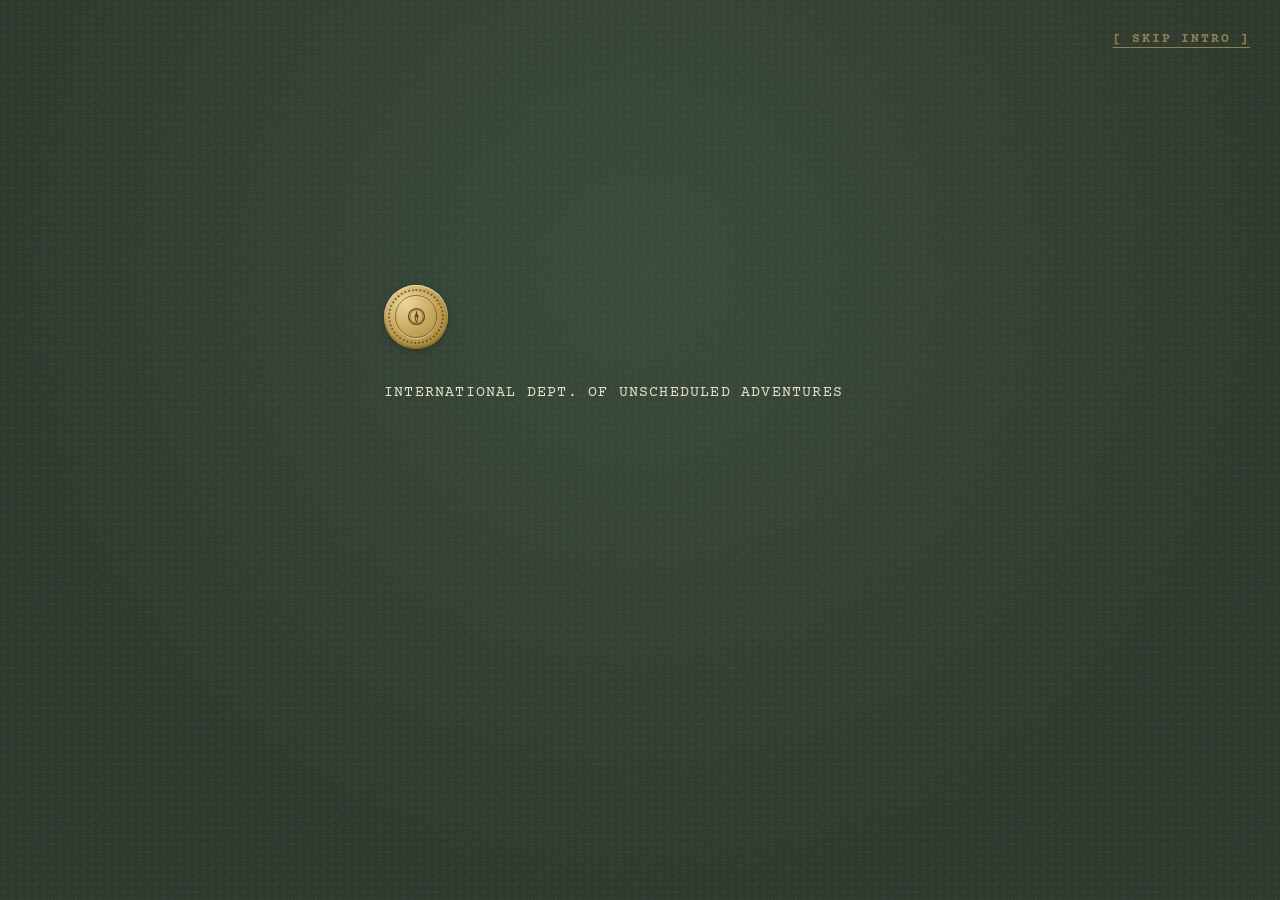
<file: index.html>
<!DOCTYPE html>
<html lang="en" class="no-js">
<head>
  <meta charset="utf-8">
  <meta name="viewport" content="width=device-width, initial-scale=1, viewport-fit=cover">
  <meta name="theme-color" content="#29372C">
  <title>Immigration Portal · The Saniya Archive</title>
  <meta name="description" content="International Department of Unscheduled Adventures - Travel License Division">

  <!-- Fonts -->
  <link rel="preconnect" href="https://fonts.googleapis.com">
  <link rel="preconnect" href="https://fonts.gstatic.com" crossorigin>
  <link href="https://fonts.googleapis.com/css2?family=Cormorant+Garamond:ital,wght@0,500;0,600;0,700;1,500&family=Courier+Prime:ital,wght@0,400;0,700;1,400&family=Playfair+Display:wght@600;700;800&family=Reenie+Beanie&family=Special+Elite&display=swap" rel="stylesheet">

  <!-- Core Design System -->
  <link rel="stylesheet" href="css/style.css">
  <link rel="stylesheet" href="css/animations.css">
  <link rel="stylesheet" href="css/responsive.css">
  
  <!-- Portal Specific Styles -->
  <link rel="stylesheet" href="css/portal.css">
</head>
<body class="surface-forest">
  <a class="skip-link" href="#enter-btn">Skip to entry</a>

  <main class="portal-wrapper">
    
    <!-- SKIP BUTTON (Visible only during JS intro) -->
    <button id="skip-btn" class="btn btn--text skip-intro-btn" type="button" aria-label="Skip introductory sequence">
      [ Skip Intro ]
    </button>

    <!-- =========================================================
         PHASE 1: TERMINAL SCREEN 
         ========================================================= -->
    <section id="phase-terminal" class="portal-phase is-active">
      <div class="container container--narrow">
        <div class="terminal-box">
          <div class="terminal-seal seal seal--sm" aria-hidden="true" style="margin-bottom: var(--sp-6);">
            <span class="icon icon--compass seal__mark"></span>
          </div>
          
          <div class="terminal-lines stack stack--sm" aria-live="polite">
            <p class="t-doc t-caps terminal-line text-muted" id="term-1">International Dept. of Unscheduled Adventures</p>
            <p class="t-doc t-caps terminal-line text-muted" id="term-2">Travel License Division</p>
            <div class="divider divider--dashed terminal-line" id="term-3"></div>
            <p class="t-doc terminal-line" id="term-4">INCOMING DOCUMENT DETECTED...</p>
            <p class="t-doc terminal-line t-accent" id="term-5">TRAVELLER IDENTIFIED: <span class="t-hand" style="font-size:1.4em; color:var(--parchment); margin-left:var(--sp-2)">Saniya</span></p>
            <p class="t-doc terminal-line" id="term-6">LICENSE NUMBER: TTC6252021</p>
            <p class="t-doc terminal-line blink-text mt-4" id="term-7">INITIATING TRAVELLER VERIFICATION...</p>
          </div>
        </div>
      </div>
    </section>

    <!-- =========================================================
         PHASE 2 & 3: DOCUMENT VERIFICATION & APPROVAL 
         ========================================================= -->
    <section id="phase-document" class="portal-phase">
      <div class="container container--narrow" style="display: flex; flex-direction: column; align-items: center; justify-content: center; min-height: 100vh; padding-block: var(--sp-6);">
        
        <article class="card card--document frame-corners" id="auth-document" style="width: 100%; max-width: 32rem; padding: var(--sp-6); margin-bottom: var(--sp-6);">
          
          <!-- SCANNER EFFECT -->
          <div id="scanner-line" class="scanner-line" aria-hidden="true"></div>

          <header class="doc-header">
            <span class="icon icon--compass icon--lg" aria-hidden="true"></span>
            <p class="doc-header__eyebrow">International Department of</p>
            <h3 class="doc-header__title" style="font-size: 1.25rem;">Unscheduled Adventures</h3>
            <p class="doc-header__sub">Travel License Division</p>
            <p class="doc-header__est">ESTABLISHED 2026</p>
          </header>

          <div class="doc-data stack stack--sm mt-5">
            <div class="doc-field">
              <span class="doc-field__label" style="width: 130px;">HOLDER NAME</span>
              <span class="doc-field__value doc-field__value--typed">SANIYA</span>
            </div>
            <div class="doc-field">
              <span class="doc-field__label" style="width: 130px;">DOCUMENT NO.</span>
              <span class="doc-field__value doc-field__value--typed">TTC6252021</span>
            </div>
            <div class="doc-field">
              <span class="doc-field__label" style="width: 130px;">AUTHORITY</span>
              <span class="doc-field__value doc-field__value--typed">I.D.U.A. / T.L.D.</span>
            </div>
            <div class="doc-field" style="margin-top: var(--sp-4);">
              <span class="doc-field__label" style="width: 130px;">STATUS</span>
              <span class="doc-field__value doc-field__value--typed" id="doc-status">
                <span class="badge badge--pending" id="status-badge">PENDING VERIFICATION</span>
              </span>
            </div>
          </div>

          <!-- THE APPROVED STAMP -->
          <div class="stamp-wrap" style="position: absolute; top: 55%; left: 50%; transform: translate(-50%, -50%); z-index: 50; width: 100%; text-align: center; pointer-events: none;">
            <div id="approval-stamp" class="stamp stamp--rect stamp--red stamp--r1 stamp--press stamp--lg" style="--stamp-rot: -8deg; --stamp-opacity: 0.95;">
              <span class="stamp__main">APPROVED</span>
              <span class="stamp__date">VERIFIED 2026</span>
            </div>
          </div>

        </article>

        <!-- ACTION AREA (Revealed after stamp) -->
        <div id="action-area" class="action-area stack stack--sm t-center">
          <p class="t-doc t-caps text-inverse-muted">Verification Complete.</p>
          <p class="t-doc t-caps text-inverse" style="font-weight: var(--fw-bold); letter-spacing: 0.1em; color: var(--gold-light);">Travel Authorization Approved.</p>
          <p class="t-doc text-inverse-muted mt-4">Welcome to The Saniya Archive.</p>
          
          <div class="mt-5">
            <!-- Redirects to Stage 04 Dashboard when built -->
            <a href="dashboard.html" id="enter-btn" class="btn btn--primary btn--lg border-gold lift">
              Enter The Archive <span aria-hidden="true" style="margin-left: 0.5rem;">→</span>
            </a>
          </div>
        </div>

      </div>
    </section>
    
  </main>

  <script src="js/portal.js"></script>
</body>
</html>
</file>
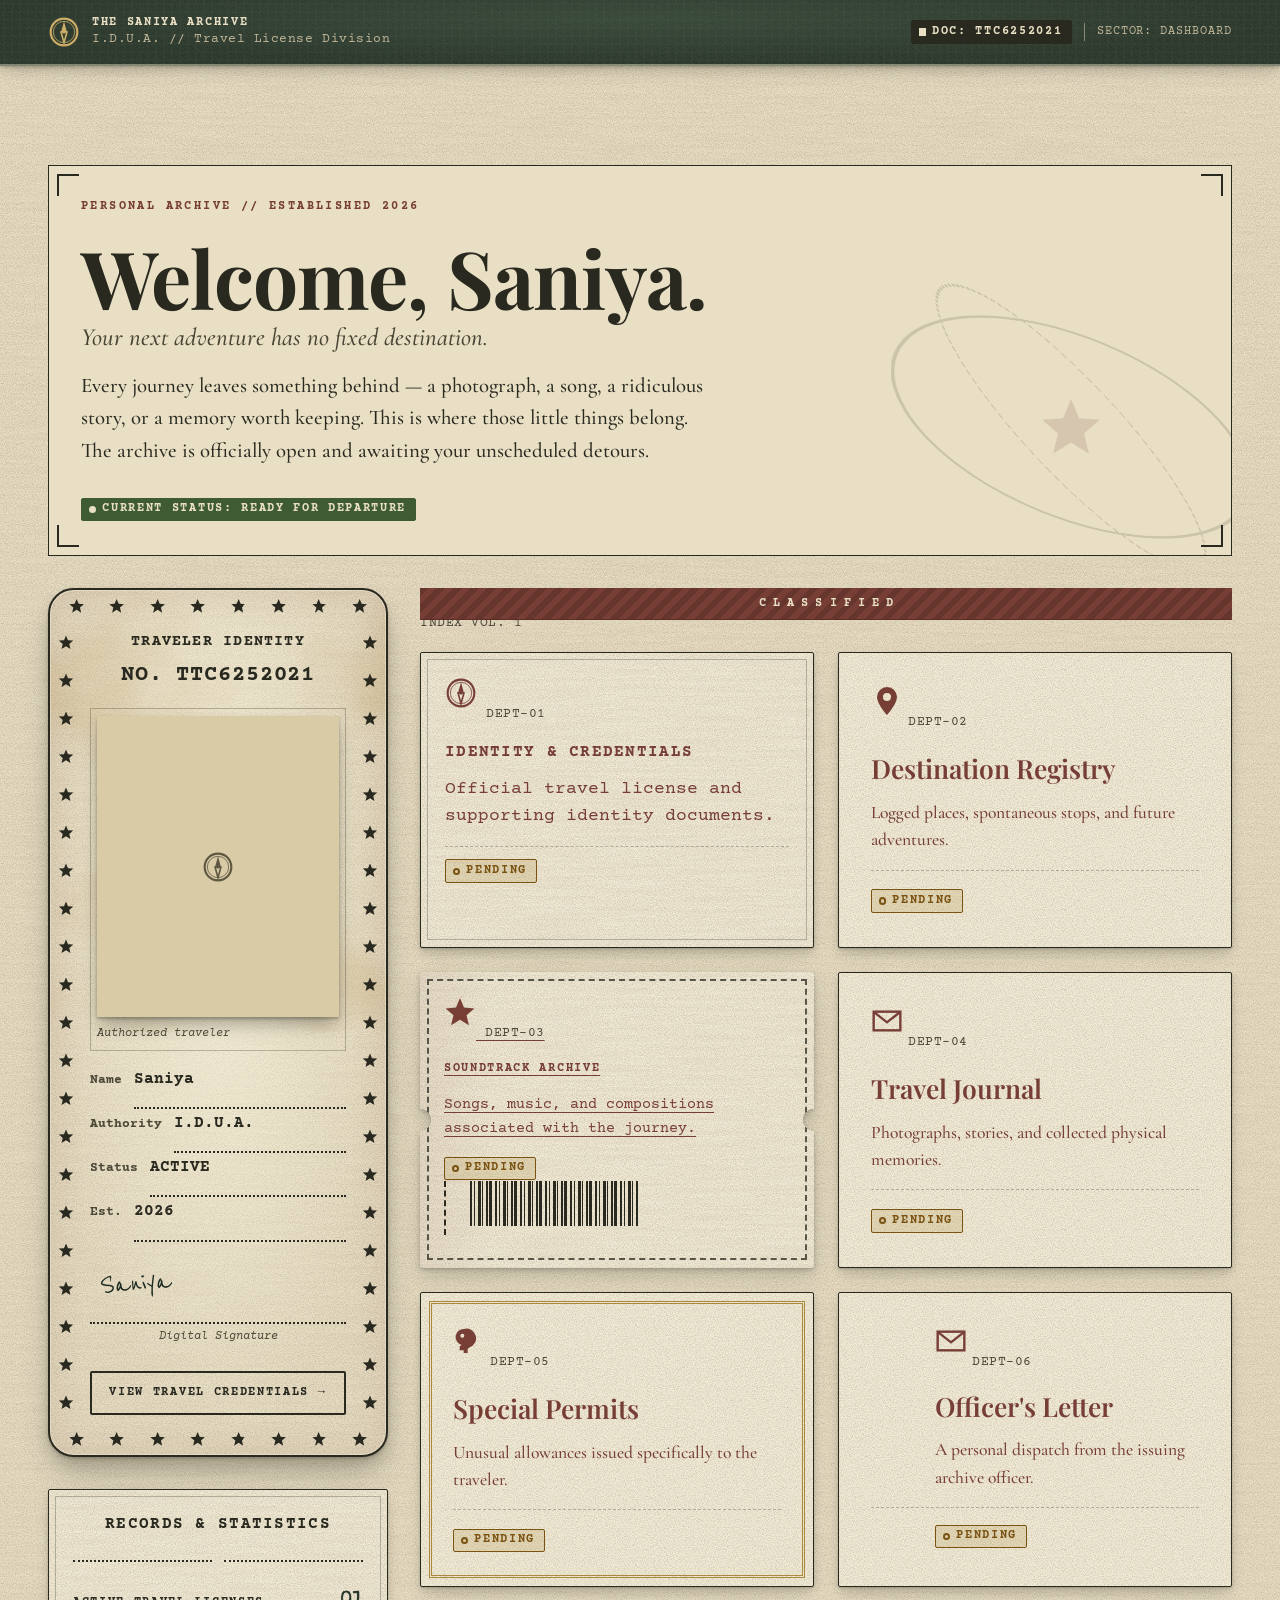
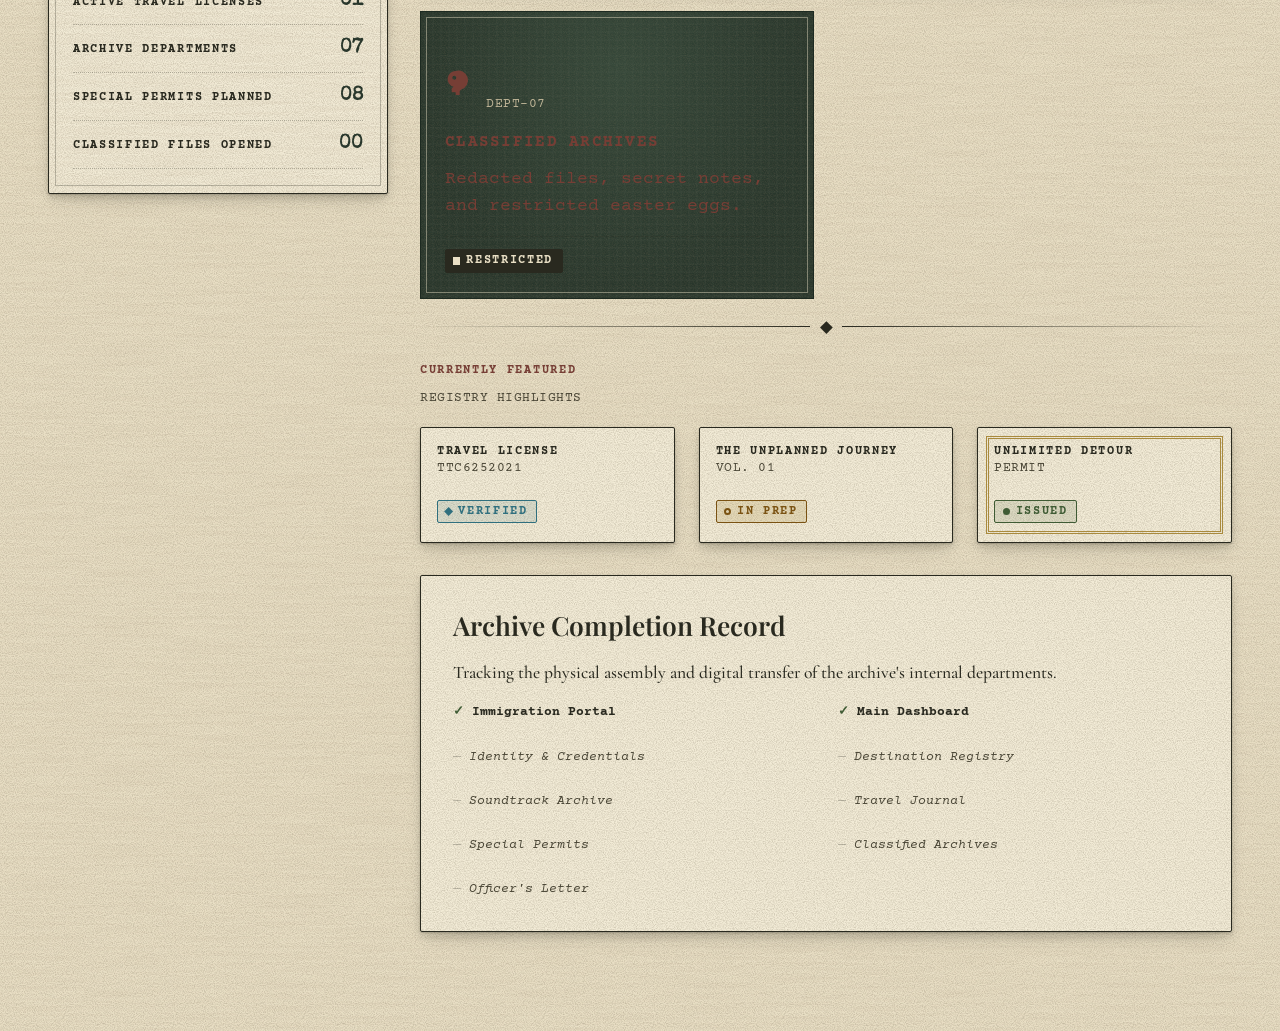
<file: dashboard.html>
<!DOCTYPE html>
<html lang="en" class="no-js">
<head>
  <meta charset="utf-8">
  <meta name="viewport" content="width=device-width, initial-scale=1, viewport-fit=cover">
  <meta name="theme-color" content="#29372C">
  <title>Main Dashboard · The Saniya Archive</title>
  <meta name="description" content="Central archive index for the International Department of Unscheduled Adventures.">

  <!-- Fonts -->
  <link rel="preconnect" href="https://fonts.googleapis.com">
  <link rel="preconnect" href="https://fonts.gstatic.com" crossorigin>
  <link href="https://fonts.googleapis.com/css2?family=Cormorant+Garamond:ital,wght@0,500;0,600;0,700;1,500&family=Courier+Prime:ital,wght@0,400;0,700;1,400&family=Playfair+Display:wght@600;700;800&family=Reenie+Beanie&family=Special+Elite&display=swap" rel="stylesheet">

  <!-- Core Design System -->
  <link rel="stylesheet" href="css/style.css">
  <link rel="stylesheet" href="css/animations.css">
  <link rel="stylesheet" href="css/responsive.css">
  
  <!-- Dashboard Specific Styles -->
  <link rel="stylesheet" href="css/dashboard.css">
</head>
<body class="surface-grain page-enter">
  <a class="skip-link" href="#main-content">Skip to content</a>

  <!-- A. ARCHIVE HEADER -->
  <header class="archive-header surface-forest">
    <div class="container container--max header-inner">
      <div class="header-brand">
        <span class="icon icon--compass icon--lg header-emblem" aria-hidden="true"></span>
        <div class="header-titles">
          <h1 class="t-label text-inverse">The Saniya Archive</h1>
          <p class="t-meta text-inverse-muted">I.D.U.A. // Travel License Division</p>
        </div>
      </div>
      <div class="header-meta">
        <span class="badge badge--classified badge--solid">DOC: TTC6252021</span>
        <span class="header-indicator">SECTOR: DASHBOARD</span>
      </div>
    </div>
  </header>

  <main id="main-content" class="container container--max section">
    
    <!-- B. WELCOME SECTION -->
    <section class="welcome-section surface-parchment border-ink frame-corners mb-6 lift">
      <div class="welcome-content">
        <p class="t-eyebrow">Personal Archive // Established 2026</p>
        <h2 class="t-display mt-4">Welcome, Saniya.</h2>
        <h3 class="t-subhead mt-2">Your next adventure has no fixed destination.</h3>
        <p class="t-body mt-4 prose">
          Every journey leaves something behind — a photograph, a song, a ridiculous story, or a memory worth keeping. This is where those little things belong. The archive is officially open and awaiting your unscheduled detours.
        </p>
        <div class="mt-5">
          <span class="badge badge--approved badge--solid">CURRENT STATUS: READY FOR DEPARTURE</span>
        </div>
      </div>
      <div class="welcome-decoration" aria-hidden="true">
        <!-- Abstract compass/globe motif constructed with borders -->
        <div class="deco-globe">
          <div class="deco-ring deco-ring-1"></div>
          <div class="deco-ring deco-ring-2"></div>
          <span class="icon icon--star deco-star"></span>
        </div>
      </div>
    </section>

    <div class="dashboard-layout grid mt-6">
      
      <!-- LEFT COLUMN: Identity & Stats -->
      <aside class="dashboard-sidebar stack stack--lg stagger js-reveal">
        
        <!-- C. TRAVELER PROFILE PANEL -->
        <article class="card--passport frame-stars border-ink-2 lift" style="--star-size: 1rem; background-color: var(--parchment);">
          <div class="doc-header" style="border-bottom:0; margin-bottom: var(--sp-2); padding-bottom: 0;">
            <p class="passport__title">Traveler Identity</p>
            <p class="passport__number">NO. TTC6252021</p>
          </div>
          <div class="passport-profile-layout mt-4">
            <figure class="photo-frame">
              <!-- Placeholder for real photo -->
              <div class="photo-frame__image polaroid-placeholder" role="img" aria-label="Photograph placeholder">
                <span class="icon icon--compass"></span>
              </div>
              <figcaption>Authorized traveler</figcaption>
            </figure>
            <div class="profile-details">
              <div class="doc-field"><span class="doc-field__label">Name</span><span class="doc-field__value doc-field__value--typed">Saniya</span></div>
              <div class="doc-field"><span class="doc-field__label">Authority</span><span class="doc-field__value doc-field__value--typed">I.D.U.A.</span></div>
              <div class="doc-field"><span class="doc-field__label">Status</span><span class="doc-field__value doc-field__value--typed t-accent">ACTIVE</span></div>
              <div class="doc-field"><span class="doc-field__label">Est.</span><span class="doc-field__value doc-field__value--typed">2026</span></div>
            </div>
          </div>
          <div class="signature-block signature-block--center mt-5" style="margin-inline: auto;">
            <span class="signature-block__ink" style="font-size: 2rem;">Saniya</span>
            <div class="signature-block__line"></div>
            <p class="signature-block__caption">Digital Signature</p>
          </div>
          <div class="mt-5 t-center">
            <a href="identity.html" class="btn btn--secondary btn--sm btn--block archive-link" data-id="identity">
              View Travel Credentials →
            </a>
          </div>
        </article>

        <!-- E. DOCUMENT STATISTICS -->
        <article class="card card--document lift">
          <h3 class="card__title t-center mb-4">Records & Statistics</h3>
          <div class="divider divider--dotted"></div>
          <ul id="stats-container" class="stats-list stack stack--sm mt-4">
            <!-- Populated by JS -->
          </ul>
        </article>

      </aside>

      <!-- RIGHT COLUMN: Navigation, Featured, Progress -->
      <div class="dashboard-main stack stack--lg stagger js-reveal" style="--delay: 0.1s;">
        
        <!-- D. ARCHIVE NAVIGATION -->
        <section>
          <div class="section-heading flex-between mb-4">
            <h3 class="t-label t-accent">Archive Departments</h3>
            <span class="t-meta text-muted">INDEX VOL. 1</span>
          </div>
          <div id="departments-container" class="grid grid--2 archive-departments">
            <!-- Populated by JS -->
          </div>
        </section>

        <div class="divider divider--ornate"><span class="divider__diamond"></span></div>

        <!-- F. FEATURED DOCUMENTS -->
        <section>
          <div class="section-heading flex-between mb-4">
            <h3 class="t-label t-accent">Currently Featured</h3>
            <span class="t-meta text-muted">REGISTRY HIGHLIGHTS</span>
          </div>
          <div id="featured-container" class="grid grid--3 featured-grid">
            <!-- Populated by JS -->
          </div>
        </section>

        <!-- G. ARCHIVE PROGRESS -->
        <section class="mt-6">
          <article class="card surface-aged border-dashed lift">
            <h3 class="card__title mb-4">Archive Completion Record</h3>
            <p class="t-body-sm text-muted mb-4">Tracking the physical assembly and digital transfer of the archive's internal departments.</p>
            <div id="progress-container" class="progress-tracker grid grid--2">
              <!-- Populated by JS -->
            </div>
          </article>
        </section>

      </div>
    </div>
  </main>

  <!-- Dynamic Toast Container for pending sections -->
  <div id="toast-container" class="toast-container" aria-live="polite"></div>

  <script src="js/dashboard.js"></script>
</body>
</html>
</file>
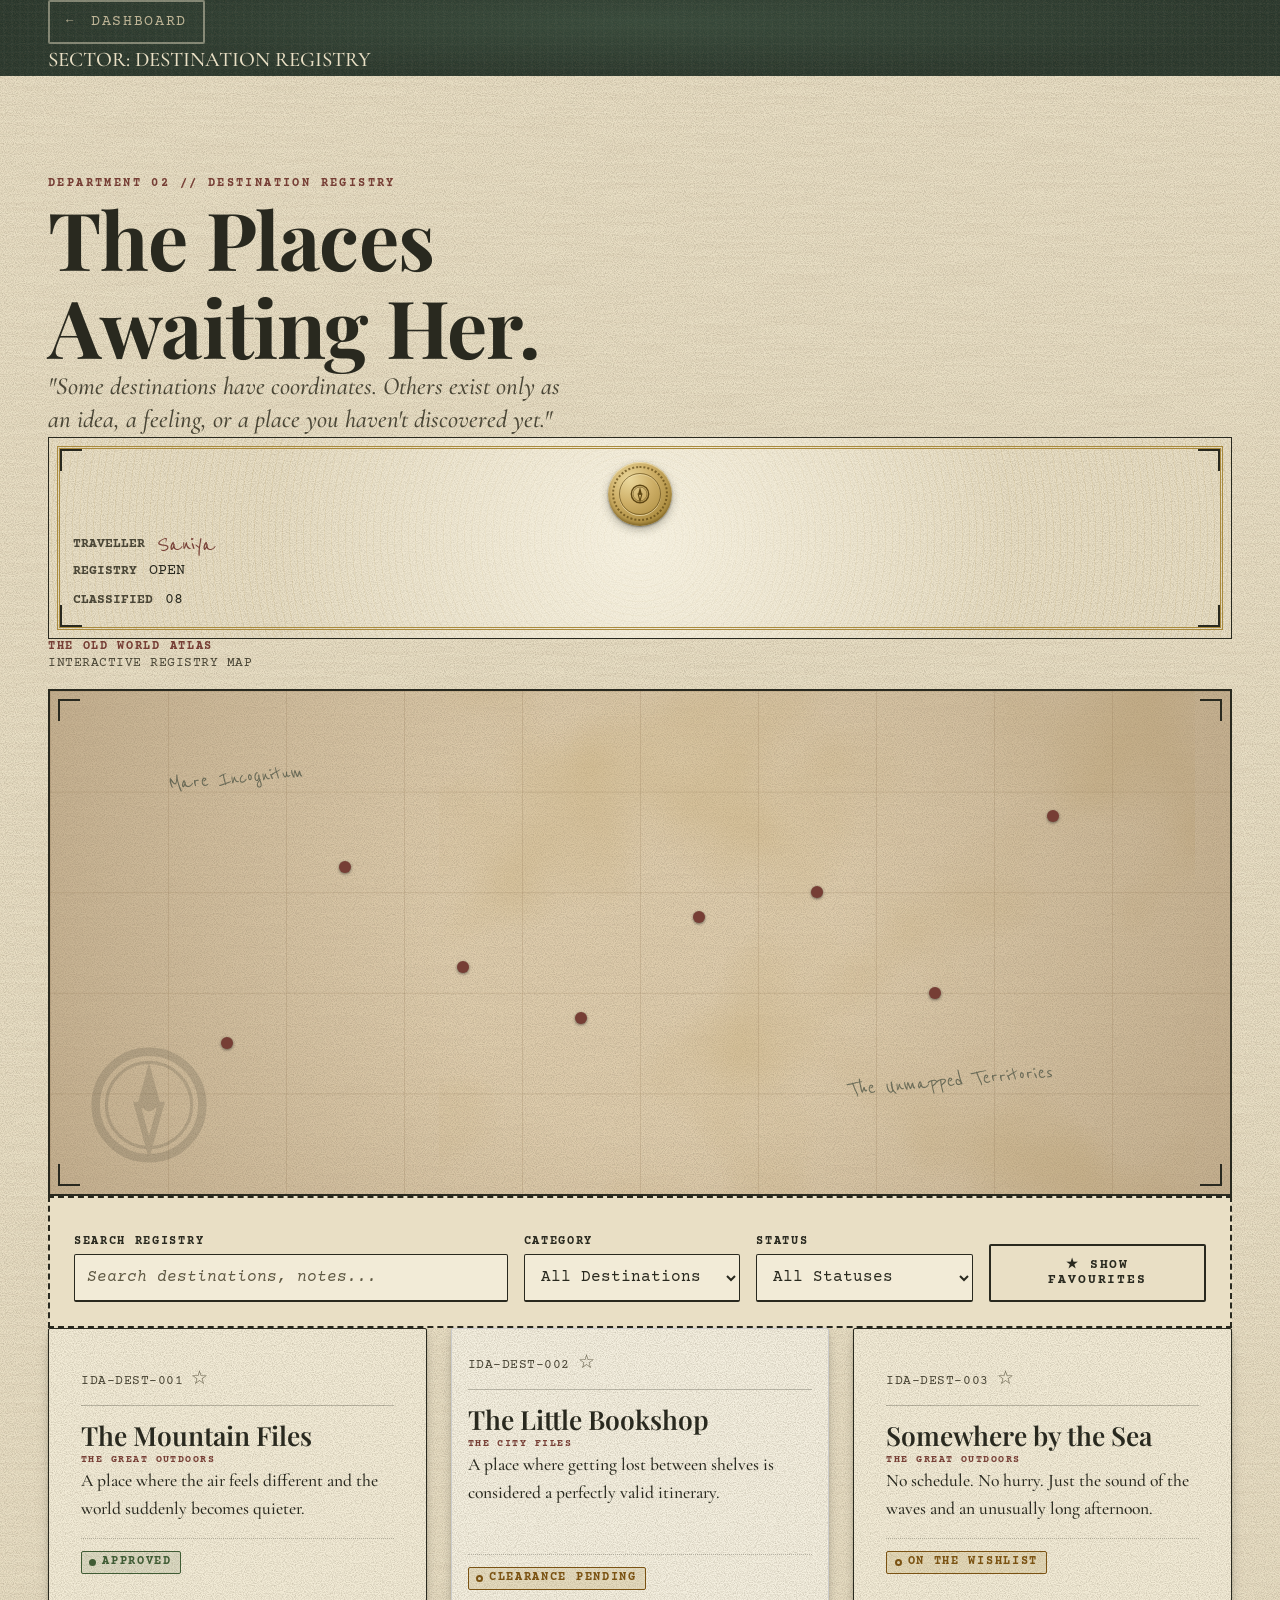
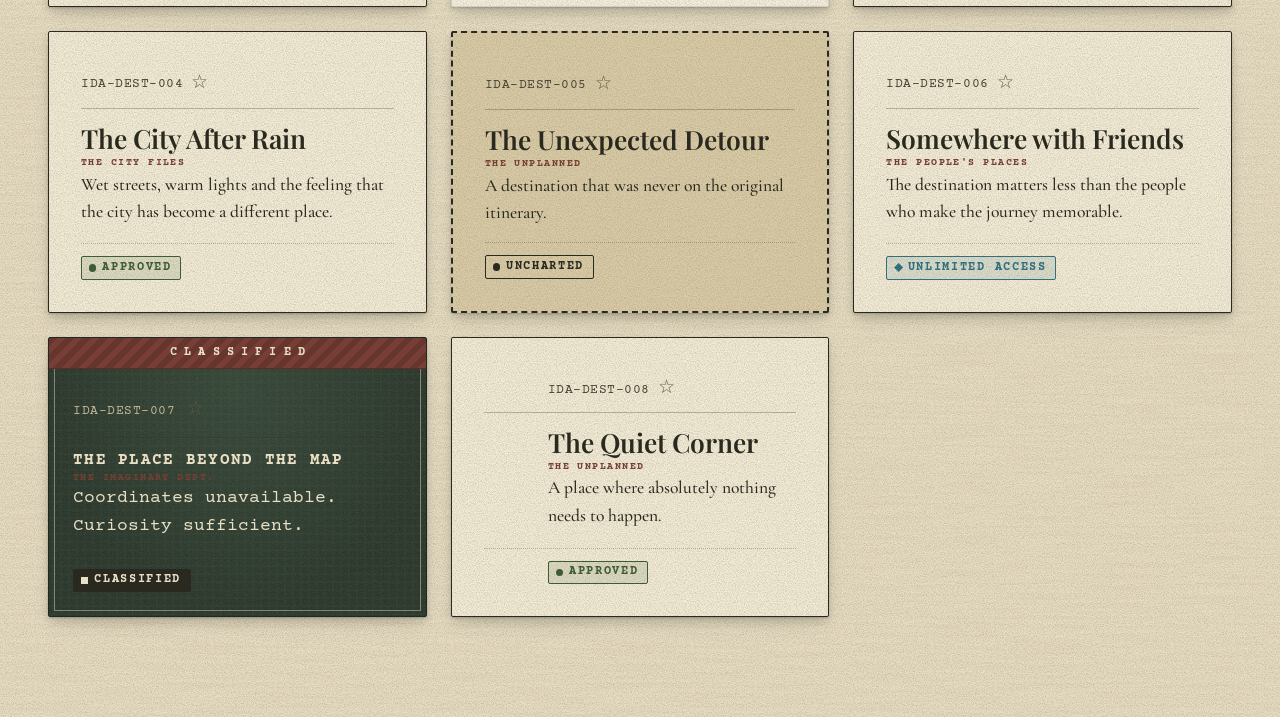
<file: destinations.html>
<!DOCTYPE html>
<html lang="en" class="no-js">
<head>
  <meta charset="utf-8">
  <meta name="viewport" content="width=device-width, initial-scale=1, viewport-fit=cover">
  <meta name="theme-color" content="#29372C">
  <title>Destination Registry · The Saniya Archive</title>
  <meta name="description" content="Official travel registry and fictional atlas for the International Department of Unscheduled Adventures.">

  <!-- Fonts -->
  <link rel="preconnect" href="https://fonts.googleapis.com">
  <link rel="preconnect" href="https://fonts.gstatic.com" crossorigin>
  <link href="https://fonts.googleapis.com/css2?family=Cormorant+Garamond:ital,wght@0,500;0,600;0,700;1,500&family=Courier+Prime:ital,wght@0,400;0,700;1,400&family=Playfair+Display:wght@600;700;800&family=Reenie+Beanie&family=Special+Elite&display=swap" rel="stylesheet">

  <!-- Core Design System -->
  <link rel="stylesheet" href="css/style.css">
  <link rel="stylesheet" href="css/animations.css">
  <link rel="stylesheet" href="css/responsive.css">
  
  <!-- Registry Specific Styles -->
  <link rel="stylesheet" href="css/destinations.css">
</head>
<body class="surface-grain page-enter">
  <a class="skip-link" href="#registry-main">Skip to registry</a>

  <!-- A. ARCHIVE HEADER -->
  <header class="archive-header surface-forest no-print">
    <div class="container container--max header-inner">
      <div class="header-brand">
        <a href="dashboard.html" class="btn btn--secondary btn--sm on-dark" style="border-color: var(--border-on-dark); color: var(--text-inverse-muted);" aria-label="Return to Dashboard">
          ← <span class="t-doc hidden-mobile" style="margin-left: 0.5rem;">DASHBOARD</span>
        </a>
      </div>
      <div class="header-meta">
        <span class="header-indicator">SECTOR: DESTINATION REGISTRY</span>
      </div>
    </div>
  </header>

  <!-- MAIN REGISTRY VIEW -->
  <main id="registry-main" class="container container--max section">
    
    <!-- B. INTRODUCTION -->
    <section class="registry-intro flex-between mb-6 stagger js-reveal">
      <div class="intro-text" style="max-width: 32rem;">
        <p class="t-eyebrow">Department 02 // Destination Registry</p>
        <h1 class="t-display mt-2">The Places Awaiting Her.</h1>
        <p class="t-subhead mt-2">"Some destinations have coordinates. Others exist only as an idea, a feeling, or a place you haven't discovered yet."</p>
      </div>
      <div class="intro-meta surface-certificate border-ink p-5 frame-corners" style="min-width: 18rem;">
        <div class="seal seal--sm mb-3" style="margin-inline: auto;" aria-hidden="true"><span class="icon icon--compass seal__mark"></span></div>
        <div class="doc-field"><span class="doc-field__label">TRAVELLER</span><span class="t-hand t-accent" style="font-size: 1.6rem; transform: translateY(4px); display: inline-block;">Saniya</span></div>
        <div class="doc-field"><span class="doc-field__label">REGISTRY</span><span class="t-doc font-bold">OPEN</span></div>
        <div class="doc-field"><span class="doc-field__label">CLASSIFIED</span><span class="t-doc font-bold" id="total-destinations-count">00</span></div>
      </div>
    </section>

    <!-- C. INTERACTIVE ATLAS -->
    <section class="mb-6 js-reveal">
      <div class="section-heading mb-4">
        <h3 class="t-label t-accent">The Old World Atlas</h3>
        <p class="t-meta text-muted">INTERACTIVE REGISTRY MAP</p>
      </div>
      <div class="atlas-container surface-aged border-ink-2 frame-corners relative" id="interactive-atlas" aria-label="Interactive fictional map of destinations">
        <!-- CSS drawn grid lines -->
        <div class="atlas-grid"></div>
        <!-- Compass Rose -->
        <div class="atlas-compass icon icon--compass"></div>
        <!-- Fictional labels -->
        <div class="atlas-label t-hand text-muted" style="top: 15%; left: 10%;">Mare Incognitum</div>
        <div class="atlas-label t-hand text-muted" style="bottom: 20%; right: 15%;">The Unmapped Territories</div>
        
        <!-- Markers dynamically injected here via JS -->
        <div id="atlas-markers-layer"></div>
      </div>
    </section>

    <!-- D. FILTERS & SEARCH -->
    <section class="registry-controls surface-parchment border-dashed p-5 mb-6 js-reveal">
      <form id="filter-form" class="filter-grid" onsubmit="return false;">
        
        <div class="filter-group filter-search">
          <label class="t-label field-label" for="search-input">Search Registry</label>
          <input type="text" id="search-input" class="input" placeholder="Search destinations, notes...">
        </div>
        
        <div class="filter-group">
          <label class="t-label field-label" for="category-filter">Category</label>
          <select id="category-filter" class="input">
            <option value="all">All Destinations</option>
            <option value="outdoors">The Great Outdoors</option>
            <option value="city">The City Files</option>
            <option value="unplanned">The Unplanned</option>
            <option value="people">The People's Places</option>
            <option value="imaginary">The Imaginary Department</option>
          </select>
        </div>

        <div class="filter-group">
          <label class="t-label field-label" for="status-filter">Status</label>
          <select id="status-filter" class="input">
            <option value="all">All Statuses</option>
            <option value="approved">Approved</option>
            <option value="wishlist">On The Wishlist</option>
            <option value="pending">Clearance Pending</option>
            <option value="uncharted">Uncharted</option>
            <option value="unlimited">Unlimited Access</option>
            <option value="classified">Classified</option>
          </select>
        </div>

        <div class="filter-group filter-wishlist-toggle">
          <button type="button" id="toggle-wishlist-btn" class="btn btn--secondary btn--block" style="height: 100%; margin-top: 1.4rem;">
            ★ Show Favourites
          </button>
        </div>

      </form>
    </section>

    <!-- E. DESTINATION GRID -->
    <section class="mb-6">
      <div id="destinations-grid" class="grid grid--3">
        <!-- Cards dynamically injected here via JS -->
      </div>
      
      <!-- Empty State -->
      <div id="empty-state" class="empty-state t-center p-5 surface-distressed border-dashed mt-4" hidden>
        <span class="icon icon--compass icon--xl text-muted mb-3"></span>
        <h3 class="t-label text-muted">No Matching Destinations Found</h3>
        <p class="t-doc mt-2">TRY ANOTHER SEARCH OR EXPAND YOUR EXPLORATION.</p>
        <button type="button" id="clear-filters-btn" class="btn btn--text mt-3">Clear All Filters</button>
      </div>
    </section>

  </main>

  <!-- F. INDIVIDUAL DESTINATION DETAIL VIEW (Modal Overlay) -->
  <div id="destination-detail-overlay" class="detail-overlay" hidden aria-hidden="true">
    <div class="detail-scroll-area container container--max section">
      
      <div class="detail-header flex-between mb-4 no-print">
        <button type="button" id="close-detail-btn" class="btn btn--doc lift">← Return to Registry</button>
        <button type="button" class="btn btn--text wishlist-toggle-btn" id="detail-wishlist-btn">★ Save to Wishlist</button>
      </div>

      <!-- Detail Content Container -->
      <article class="detail-content card surface-aged border-ink-2 shadow-floating relative" id="detail-content-area">
        <!-- Populated via JS -->
      </article>

    </div>
  </div>

  <script src="js/destinations.js"></script>
</body>
</html>
</file>
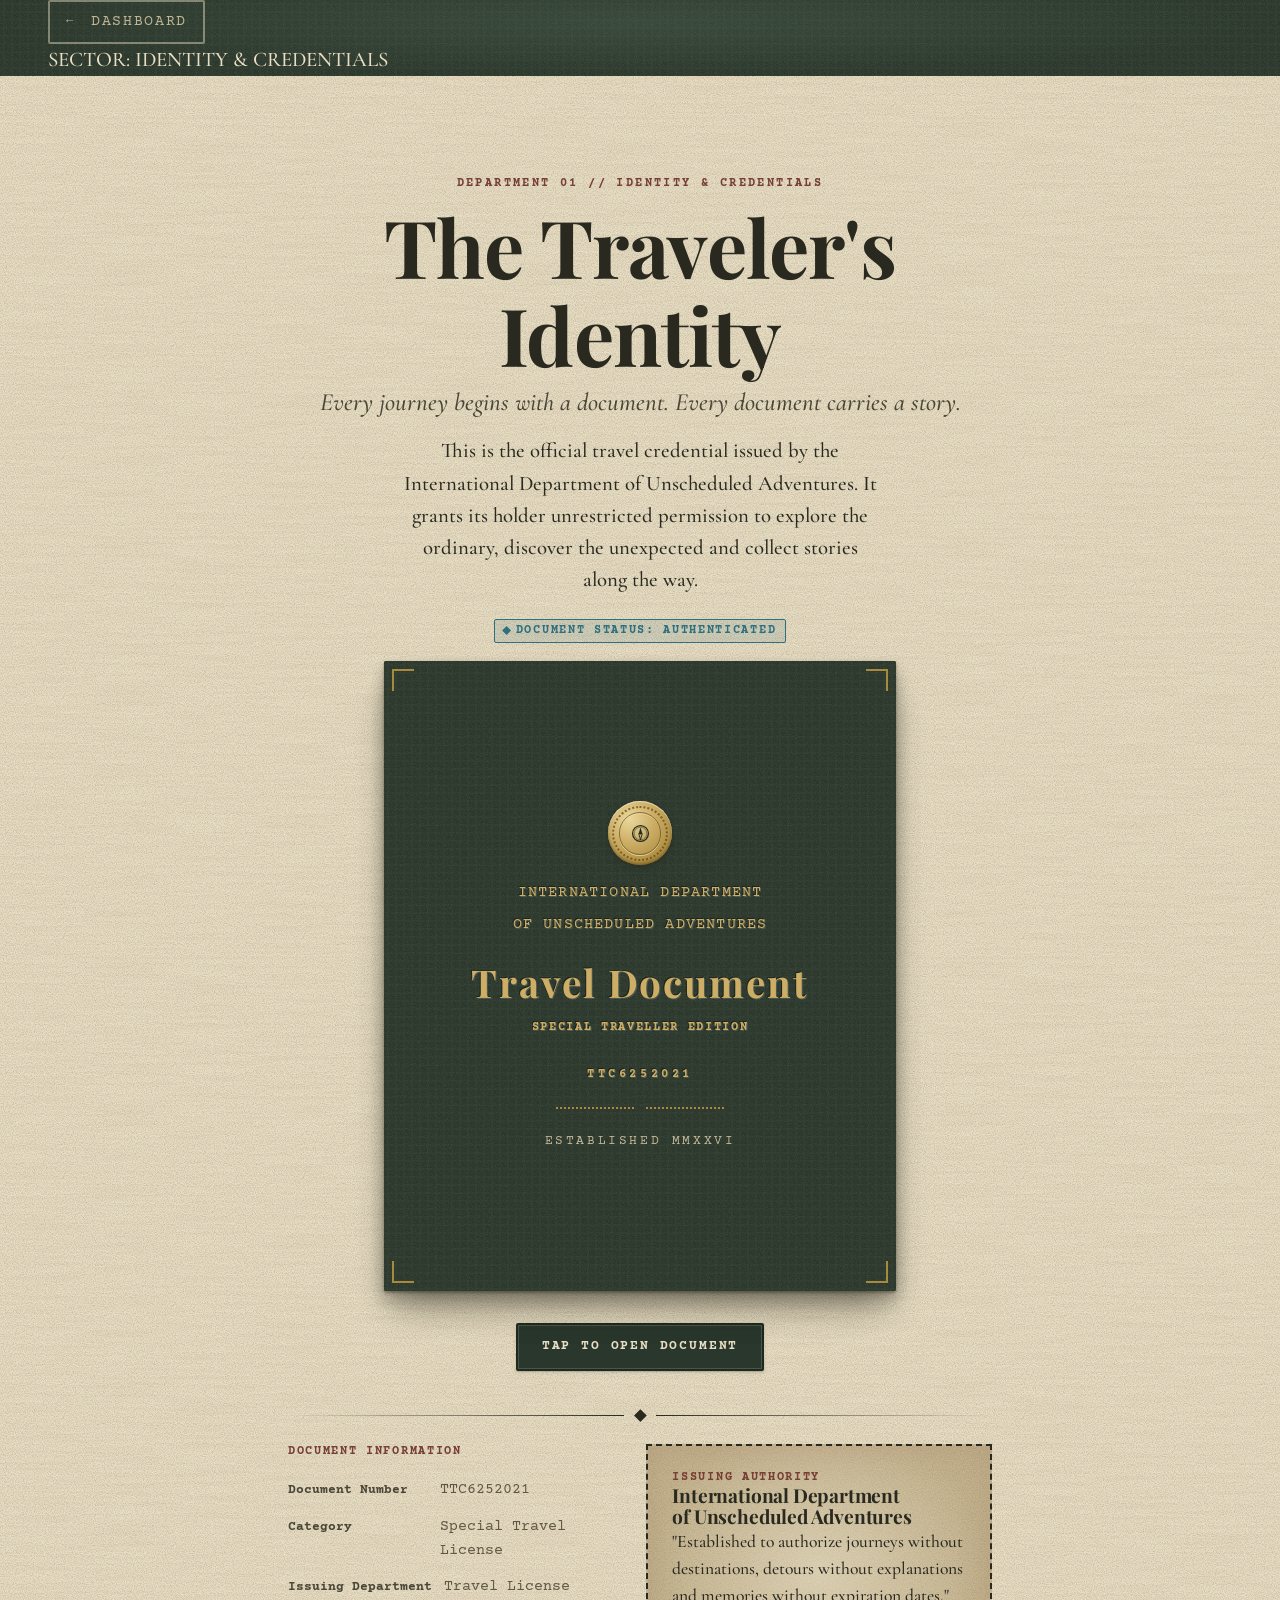
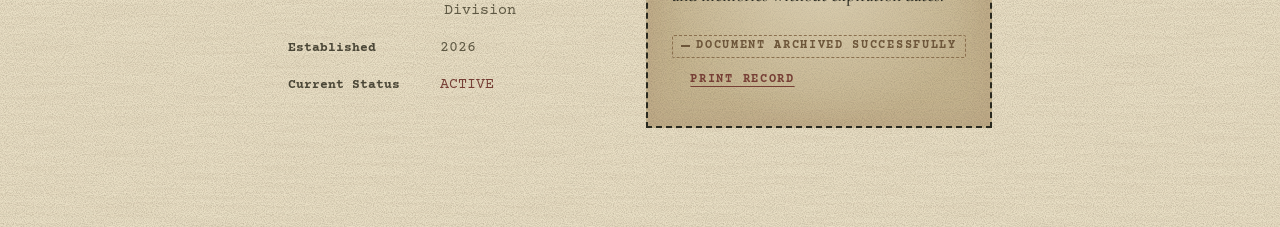
<file: identity.html>
<!DOCTYPE html>
<html lang="en" class="no-js">
<head>
  <meta charset="utf-8">
  <meta name="viewport" content="width=device-width, initial-scale=1, viewport-fit=cover">
  <meta name="theme-color" content="#29372C">
  <title>Identity & Credentials · The Saniya Archive</title>
  <meta name="description" content="Official travel credential issued by the International Department of Unscheduled Adventures.">

  <!-- Fonts -->
  <link rel="preconnect" href="https://fonts.googleapis.com">
  <link rel="preconnect" href="https://fonts.gstatic.com" crossorigin>
  <link href="https://fonts.googleapis.com/css2?family=Cormorant+Garamond:ital,wght@0,500;0,600;0,700;1,500&family=Courier+Prime:ital,wght@0,400;0,700;1,400&family=Playfair+Display:wght@600;700;800&family=Reenie+Beanie&family=Special+Elite&display=swap" rel="stylesheet">

  <!-- Core Design System -->
  <link rel="stylesheet" href="css/style.css">
  <link rel="stylesheet" href="css/animations.css">
  <link rel="stylesheet" href="css/responsive.css">
  
  <!-- Identity Module Specific Styles -->
  <link rel="stylesheet" href="css/identity.css">
</head>
<body class="surface-grain page-enter">
  <a class="skip-link" href="#passport-stage">Skip to document</a>

  <!-- Header -->
  <header class="archive-header surface-forest no-print">
    <div class="container container--max header-inner">
      <div class="header-brand">
        <a href="dashboard.html" class="btn btn--secondary btn--sm on-dark" style="border-color: var(--border-on-dark); color: var(--text-inverse-muted);" aria-label="Return to Dashboard">
          ← <span class="t-doc hidden-mobile" style="margin-left: 0.5rem;">DASHBOARD</span>
        </a>
      </div>
      <div class="header-meta">
        <span class="header-indicator">SECTOR: IDENTITY & CREDENTIALS</span>
      </div>
    </div>
  </header>

  <main class="container container--content section">
    
    <!-- Module Introduction -->
    <section class="module-intro t-center stack stack--sm mb-6 reveal-up no-print">
      <p class="t-eyebrow">Department 01 // Identity & Credentials</p>
      <h1 class="t-display mt-2">The Traveler's Identity</h1>
      <p class="t-subhead">Every journey begins with a document. Every document carries a story.</p>
      <div class="prose mt-4" style="max-width: 48ch; margin-inline: auto;">
        <p>This is the official travel credential issued by the International Department of Unscheduled Adventures. It grants its holder unrestricted permission to explore the ordinary, discover the unexpected and collect stories along the way.</p>
      </div>
      <div class="mt-4">
        <span class="badge badge--verified badge--solid">DOCUMENT STATUS: AUTHENTICATED</span>
      </div>
    </section>

    <!-- The 3D Interactive Passport Stage -->
    <section id="passport-stage" class="passport-stage reveal-up" style="--delay: 0.2s;">
      
      <!-- Interactive 3D Wrapper -->
      <div id="passport-container" class="passport-container">
        <div class="passport-inner">
          
          <!-- 1. FRONT COVER (Opens outward) -->
          <div class="passport-face passport-cover surface-forest frame-corners frame-corners--gold">
            <div class="cover-content t-center stack stack--sm">
              <div class="seal seal--sm mx-auto mb-4" style="margin-inline: auto;" aria-hidden="true">
                <span class="icon icon--compass seal__mark" style="color: var(--forest-deep);"></span>
              </div>
              <p class="t-doc t-caps embossed-text-gold">International Department</p>
              <p class="t-doc t-caps embossed-text-gold mb-4">Of Unscheduled Adventures</p>
              <h2 class="t-display embossed-text-gold mt-5 mb-4" style="font-size: 2.4rem; letter-spacing: 0.05em;">Travel Document</h2>
              <p class="t-label embossed-text-gold mt-4">Special Traveller Edition</p>
              <p class="t-label embossed-text-gold mt-6" style="letter-spacing: 0.3em;">TTC6252021</p>
              <div class="divider divider--dotted divider--gold" style="width: 50%; margin-inline: auto;"></div>
              <p class="t-meta text-inverse-muted" style="letter-spacing: 0.2em;">ESTABLISHED MMXXVI</p>
            </div>
          </div>

          <!-- 2. FRONT INSIDE (Traveler Identity Page) -->
          <!-- Position relative dictats the height of the entire 3D block based on content -->
          <div class="passport-face passport-front card--passport frame-stars surface-certificate border-ink-2">
            <!-- Faint background watermark -->
            <div class="watermark icon icon--compass" aria-hidden="true"></div>
            
            <div class="flex-between" style="border-bottom: 2px solid var(--border-ink); padding-bottom: 0.75rem; margin-bottom: 1.5rem;">
              <h3 class="t-doc t-caps" style="font-weight: var(--fw-bold);">Special Travel License</h3>
              <span class="serial"><span class="serial__label">NO.</span>TTC6252021</span>
            </div>
            
            <div class="passport-grid">
              <!-- Portrait Area -->
              <figure class="photo-frame lift">
                <div class="photo-frame__image placeholder-portrait" role="img" aria-label="Portrait placeholder">
                  <span class="icon icon--star" style="font-size: 3rem; color: var(--text-muted); opacity: 0.5;"></span>
                </div>
                <figcaption>Photograph of Authorized traveler</figcaption>
              </figure>
              
              <!-- Credentials -->
              <div class="stack stack--sm">
                <div class="doc-field"><span class="doc-field__label">HOLDER</span><span class="doc-field__value doc-field__value--typed">Saniya</span></div>
                <div class="doc-field"><span class="doc-field__label">LICENSE NO.</span><span class="doc-field__value doc-field__value--typed">TTC6252021</span></div>
                <div class="doc-field"><span class="doc-field__label">AUTHORITY</span><span class="doc-field__value doc-field__value--typed" style="font-size: 0.85rem;">Int. Dept. of Unscheduled Adventures</span></div>
                <div class="doc-field"><span class="doc-field__label">DIVISION</span><span class="doc-field__value doc-field__value--typed">Travel License Division</span></div>
                <div class="flex-between mt-2">
                  <div class="issue-date"><span class="issue-date__label">YEAR OF ISSUE</span><span class="issue-date__value">2026</span></div>
                  <div class="issue-date"><span class="issue-date__label">STATUS</span><span class="issue-date__value t-accent">ACTIVE</span></div>
                </div>
              </div>
            </div>

            <div class="flex-between mt-6" style="align-items: flex-end;">
              <div class="seal seal--sm" aria-hidden="true">
                <span class="icon icon--compass seal__mark"></span>
              </div>
              <div class="signature-block">
                <!-- Blank placeholder for the traveler's signature -->
                <span class="signature-block__ink" style="color: transparent;">Saniya</span>
                <div class="signature-block__line"></div>
                <p class="signature-block__caption">SIGNATURE OF HOLDER</p>
              </div>
            </div>
            
            <div class="security-text t-center mt-4">
              ARCHIVE REFERENCE — NOT A GOVERNMENT-ISSUED DOCUMENT
            </div>
          </div>

          <!-- 3. BACK INSIDE (Authorization Record) -->
          <div class="passport-face passport-back surface-aged border-double" style="padding: var(--sp-5);">
            <!-- Faint background watermark -->
            <div class="watermark icon icon--star" aria-hidden="true" style="opacity: 0.03; transform: scale(1.5);"></div>

            <header class="doc-header" style="margin-bottom: var(--sp-4);">
              <h3 class="t-doc t-caps" style="font-weight: var(--fw-bold); font-size: 1.1rem;">Travel Authorization Record</h3>
              <p class="t-meta text-muted mt-1">PERMISSIONS & PRIVILEGES</p>
            </header>

            <ul class="auth-list stack stack--sm prose" style="font-family: var(--font-doc); font-size: 0.85rem; line-height: 1.5;">
              <li><strong>01 — GENERAL TRAVEL PRIVILEGE:</strong> Permission to explore unfamiliar places without requiring a fixed itinerary.</li>
              <li><strong>02 — PHOTOGRAPHIC DOCUMENTATION:</strong> Authorized to preserve interesting moments, unexpected sights and ordinary little details.</li>
              <li><strong>03 — MUSICAL ACCOMPANIMENT:</strong> Permission to carry an unlimited personal soundtrack.</li>
              <li><strong>04 — SPONTANEOUS DETOURS:</strong> Authorized to change plans whenever an unexpectedly interesting opportunity appears.</li>
              <li><strong>05 — MEMORY COLLECTION:</strong> Permission to collect stories, photographs, postcards and little things worth remembering.</li>
            </ul>

            <div class="divider divider--dashed" style="margin-block: var(--sp-4);"></div>

            <div class="grid grid--2" style="gap: var(--sp-3);">
              <div class="issue-date"><span class="issue-date__label">LICENSE NUMBER</span><span class="issue-date__value">TTC6252021</span></div>
              <div class="issue-date"><span class="issue-date__label">AUTHORIZATION STATUS</span><span class="issue-date__value t-accent">APPROVED</span></div>
            </div>

            <!-- Absolute Positioning for Stamps -->
            <div class="stamp-wrap" style="position: absolute; right: 1rem; top: 11rem; pointer-events: none;">
              <div id="stamp-auth" class="stamp stamp--round stamp--teal stamp--r2 stamp--press" style="--stamp-size: 0.9rem;">
                <span class="stamp__top">TRAVEL</span>
                <span class="stamp__main">AUTHORIZED</span>
                <span class="stamp__bottom">DIVISION</span>
              </div>
            </div>

            <div class="stamp-wrap" style="position: absolute; left: 1rem; bottom: 8rem; pointer-events: none;">
              <div id="stamp-approved" class="stamp stamp--rect stamp--red stamp--r4 stamp--press" style="--stamp-size: 1.1rem; --delay: 0.4s;">
                <span class="stamp__main">UNRESTRICTED ACCESS</span>
              </div>
            </div>

            <div class="flex-between mt-6" style="align-items: flex-end; position: relative; z-index: 2;">
              <div class="signature-block">
                <span class="t-hand" style="font-size: 2.8rem; line-height: 0.8; color: var(--forest-deep); display: block; padding-bottom: 0.2rem;">Atulya Pratap</span>
                <div class="signature-block__line"></div>
                <p class="signature-block__caption" style="text-align: left;">ISSUING OFFICER<br><span style="font-size: 0.65rem;">ATULYA PRATAP</span></p>
              </div>
              <div class="issue-date t-center"><span class="issue-date__label">DATE</span><span class="issue-date__value">2026</span></div>
            </div>

            <div class="barcode mt-5" style="width: 100%;">
              <span class="barcode__bars" style="width: 100%; height: 2rem;"></span>
              <span class="barcode__text">IDA-TTC6252021-2026</span>
            </div>

            <p class="t-label t-center text-muted mt-4" style="font-size: 0.65rem;">THIS DOCUMENT REMAINS VALID FOR ALL UNPLANNED ADVENTURES.</p>
          </div>

        </div>
      </div>

      <!-- Passport Interactive Controls (Hidden in Print) -->
      <div class="passport-controls cluster cluster--center mt-6 no-print" aria-live="polite">
        <button id="btn-open" class="btn btn--primary lift" type="button">Tap to Open Document</button>
        <button id="btn-front" class="btn btn--doc lift" type="button" hidden>Identity (Front)</button>
        <button id="btn-reverse" class="btn btn--doc lift" type="button" hidden>Authorizations (Reverse)</button>
        <button id="btn-close" class="btn btn--secondary lift" type="button" hidden>Close Passport</button>
      </div>
    </section>

    <!-- Archival Information Section (Outside the passport) -->
    <section class="archival-info mt-8 reveal-up no-print" style="--delay: 0.4s;">
      <div class="divider divider--ornate mb-6"><span class="divider__diamond"></span></div>
      
      <div class="grid grid--2" style="gap: var(--sp-6); align-items: start;">
        <div>
          <h4 class="t-label t-accent mb-4">Document Information</h4>
          <ul class="stack stack--sm">
            <li class="doc-field"><span class="doc-field__label" style="min-width: 140px;">Document Number</span><span class="t-doc t-muted">TTC6252021</span></li>
            <li class="doc-field"><span class="doc-field__label" style="min-width: 140px;">Category</span><span class="t-doc t-muted">Special Travel License</span></li>
            <li class="doc-field"><span class="doc-field__label" style="min-width: 140px;">Issuing Department</span><span class="t-doc t-muted">Travel License Division</span></li>
            <li class="doc-field"><span class="doc-field__label" style="min-width: 140px;">Established</span><span class="t-doc t-muted">2026</span></li>
            <li class="doc-field"><span class="doc-field__label" style="min-width: 140px;">Current Status</span><span class="t-doc t-accent">ACTIVE</span></li>
          </ul>
        </div>
        <div class="surface-aged border-dashed p-5">
          <h4 class="t-label t-accent mb-3">Issuing Authority</h4>
          <h5 class="t-display mb-3" style="font-size: 1.2rem;">International Department of Unscheduled Adventures</h5>
          <p class="t-body-sm text-secondary italic mb-4">"Established to authorize journeys without destinations, detours without explanations and memories without expiration dates."</p>
          <div class="flex-between">
            <span class="badge badge--archived">DOCUMENT ARCHIVED SUCCESSFULLY</span>
            <button class="btn btn--text btn--sm no-print" id="btn-print" type="button" aria-label="Print Document">Print Record</button>
          </div>
        </div>
      </div>
    </section>

  </main>

  <script src="js/identity.js"></script>
</body>
</html>
</file>
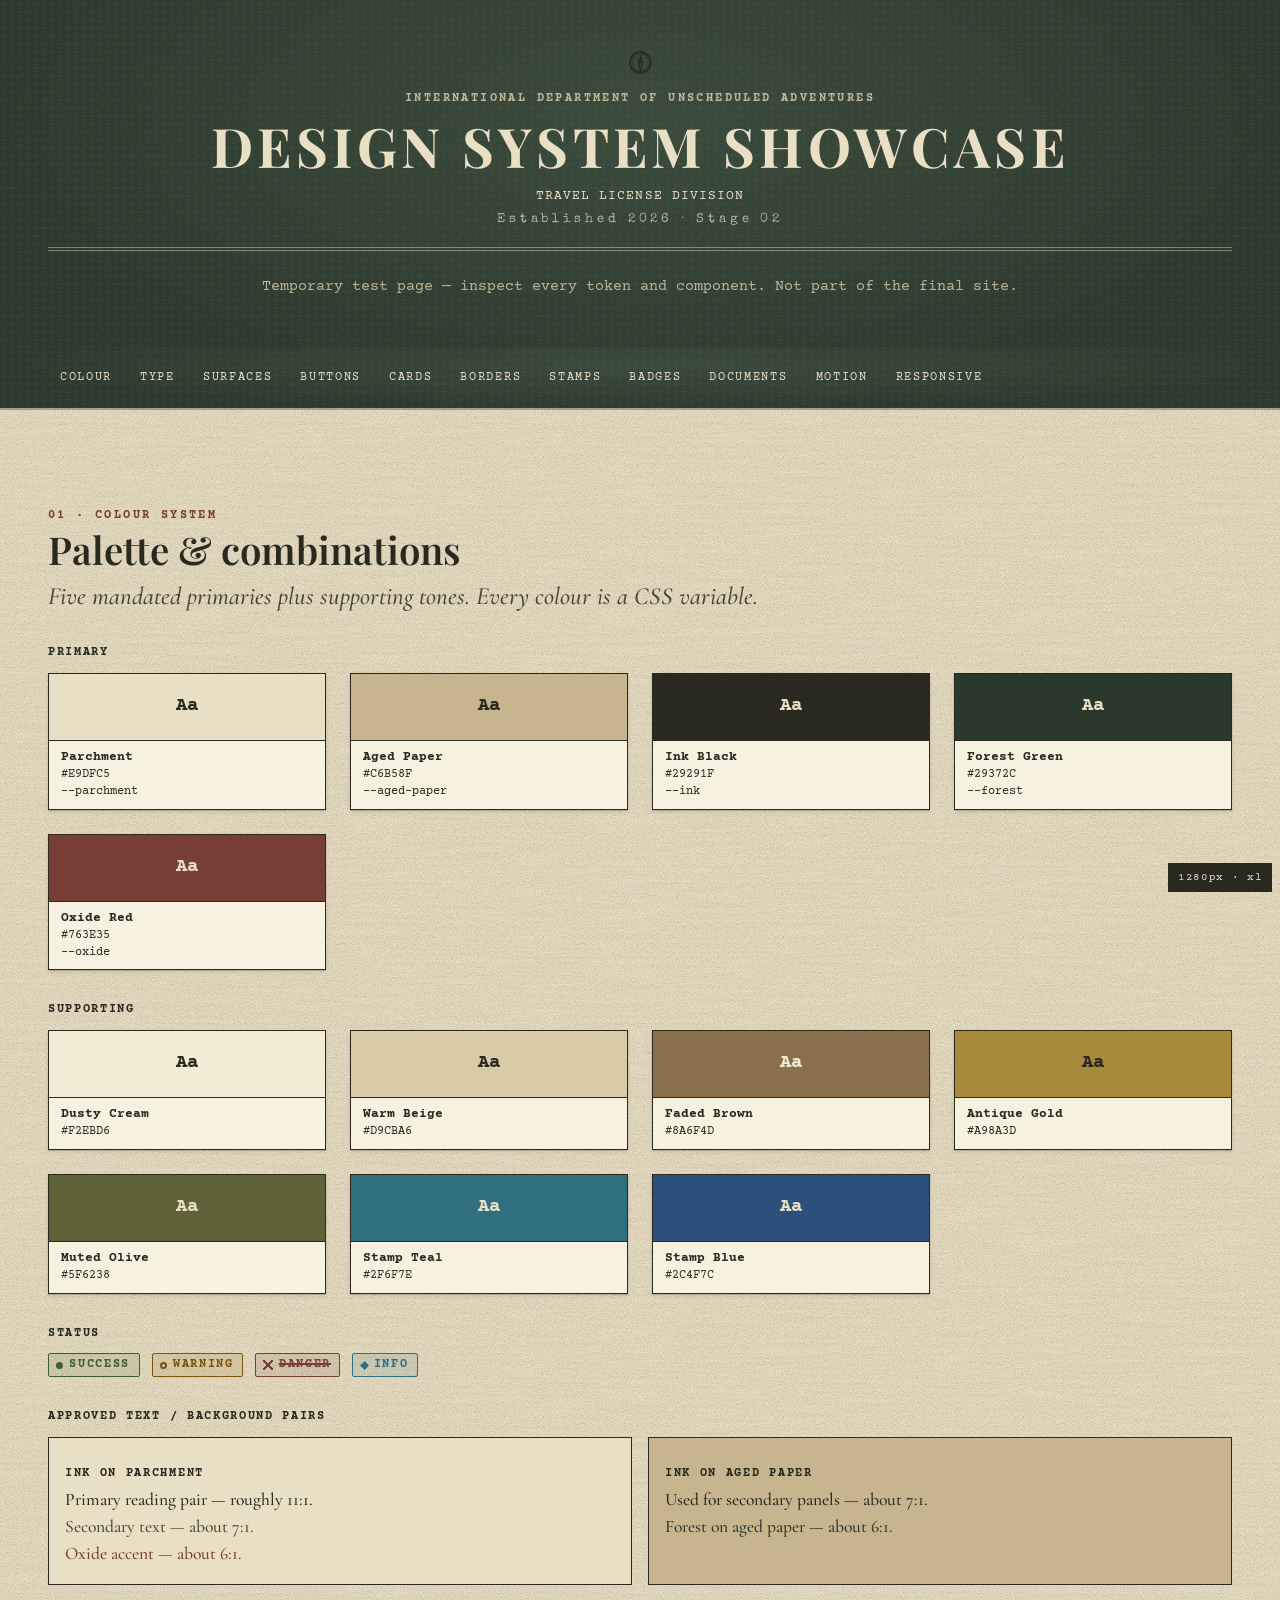
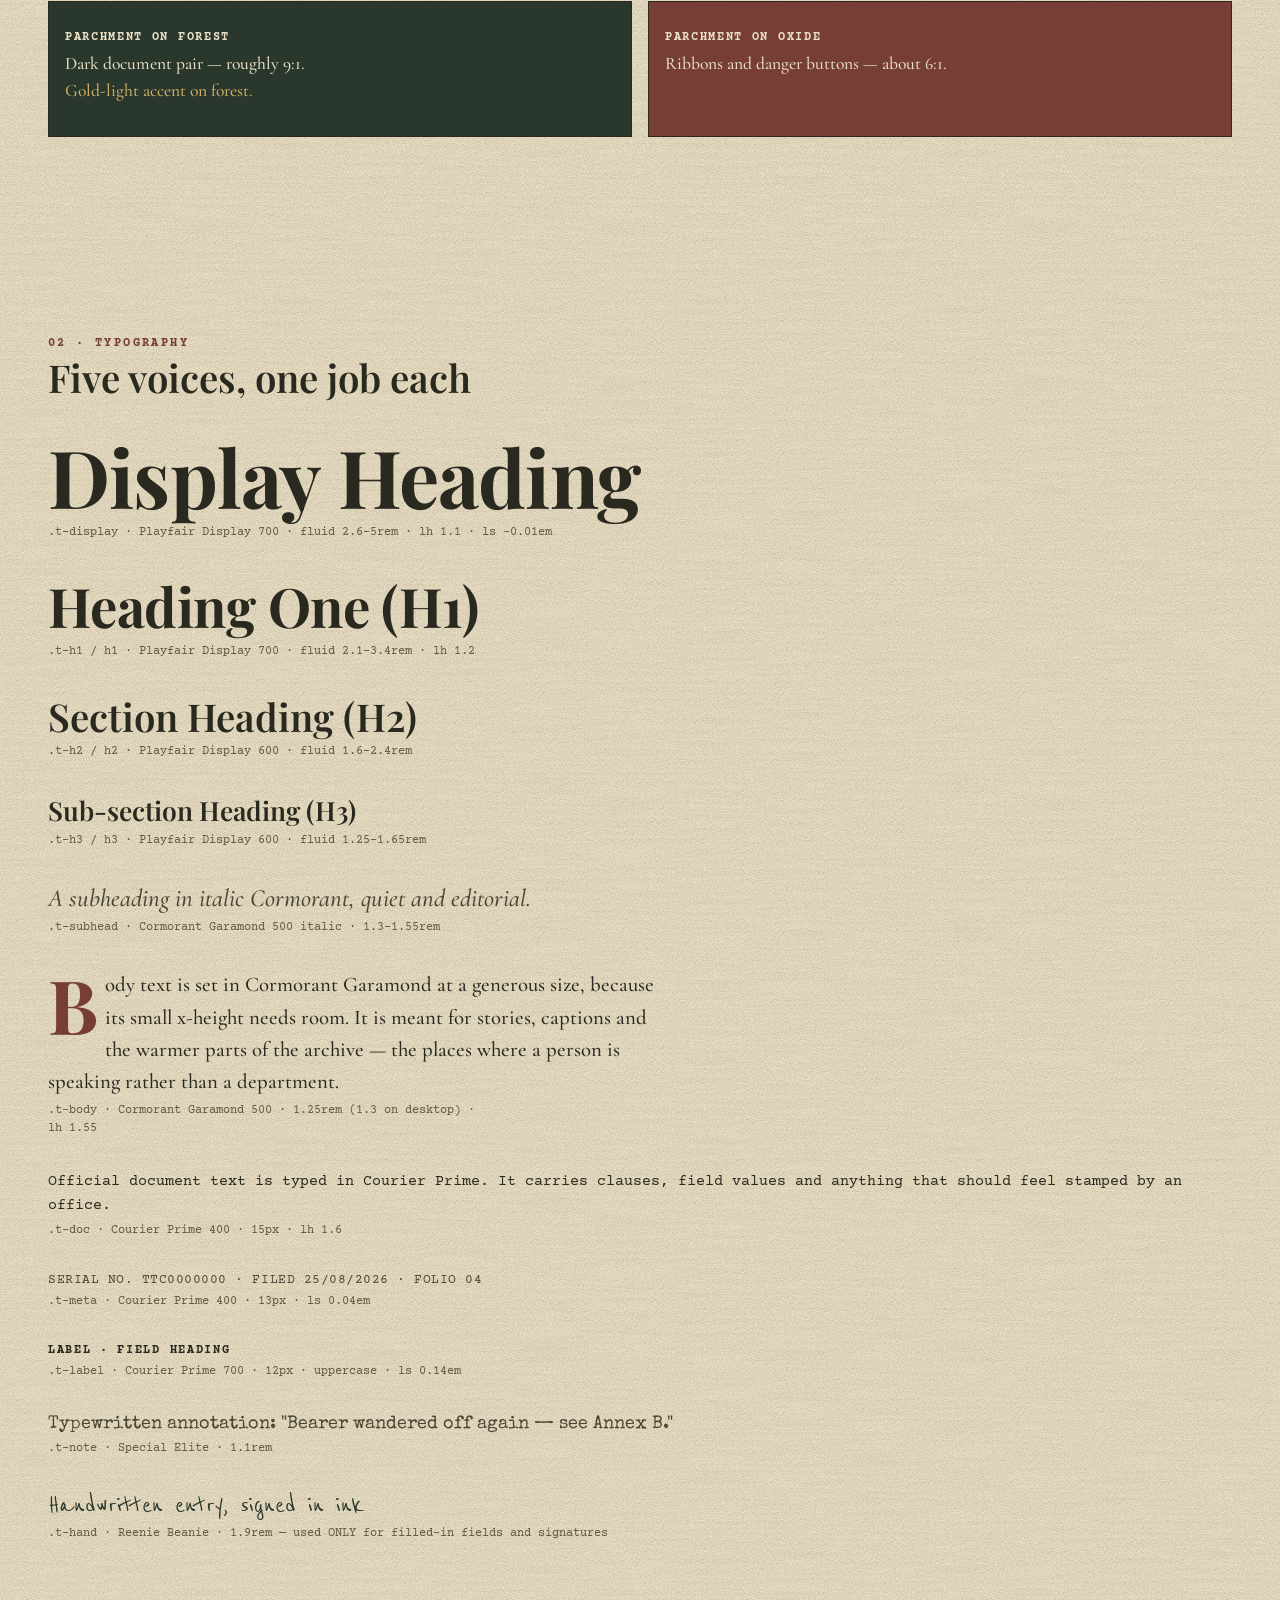
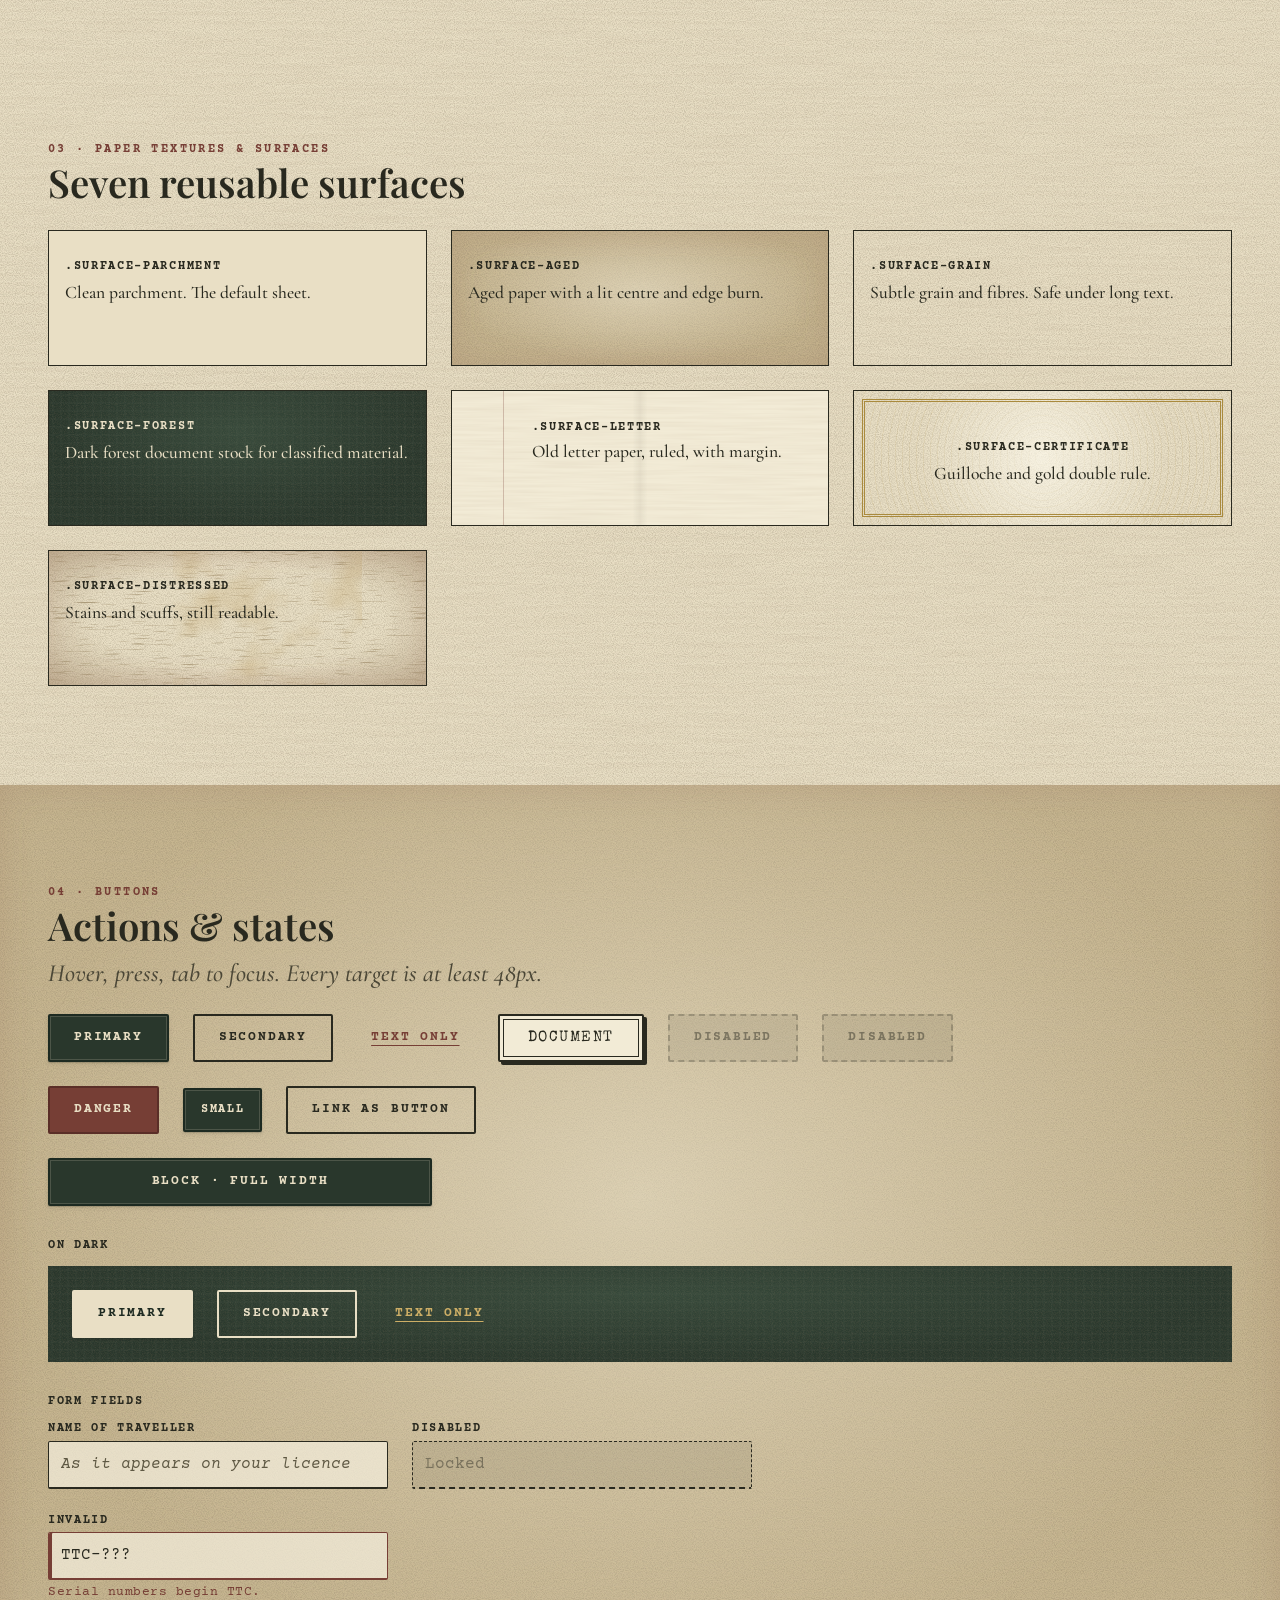
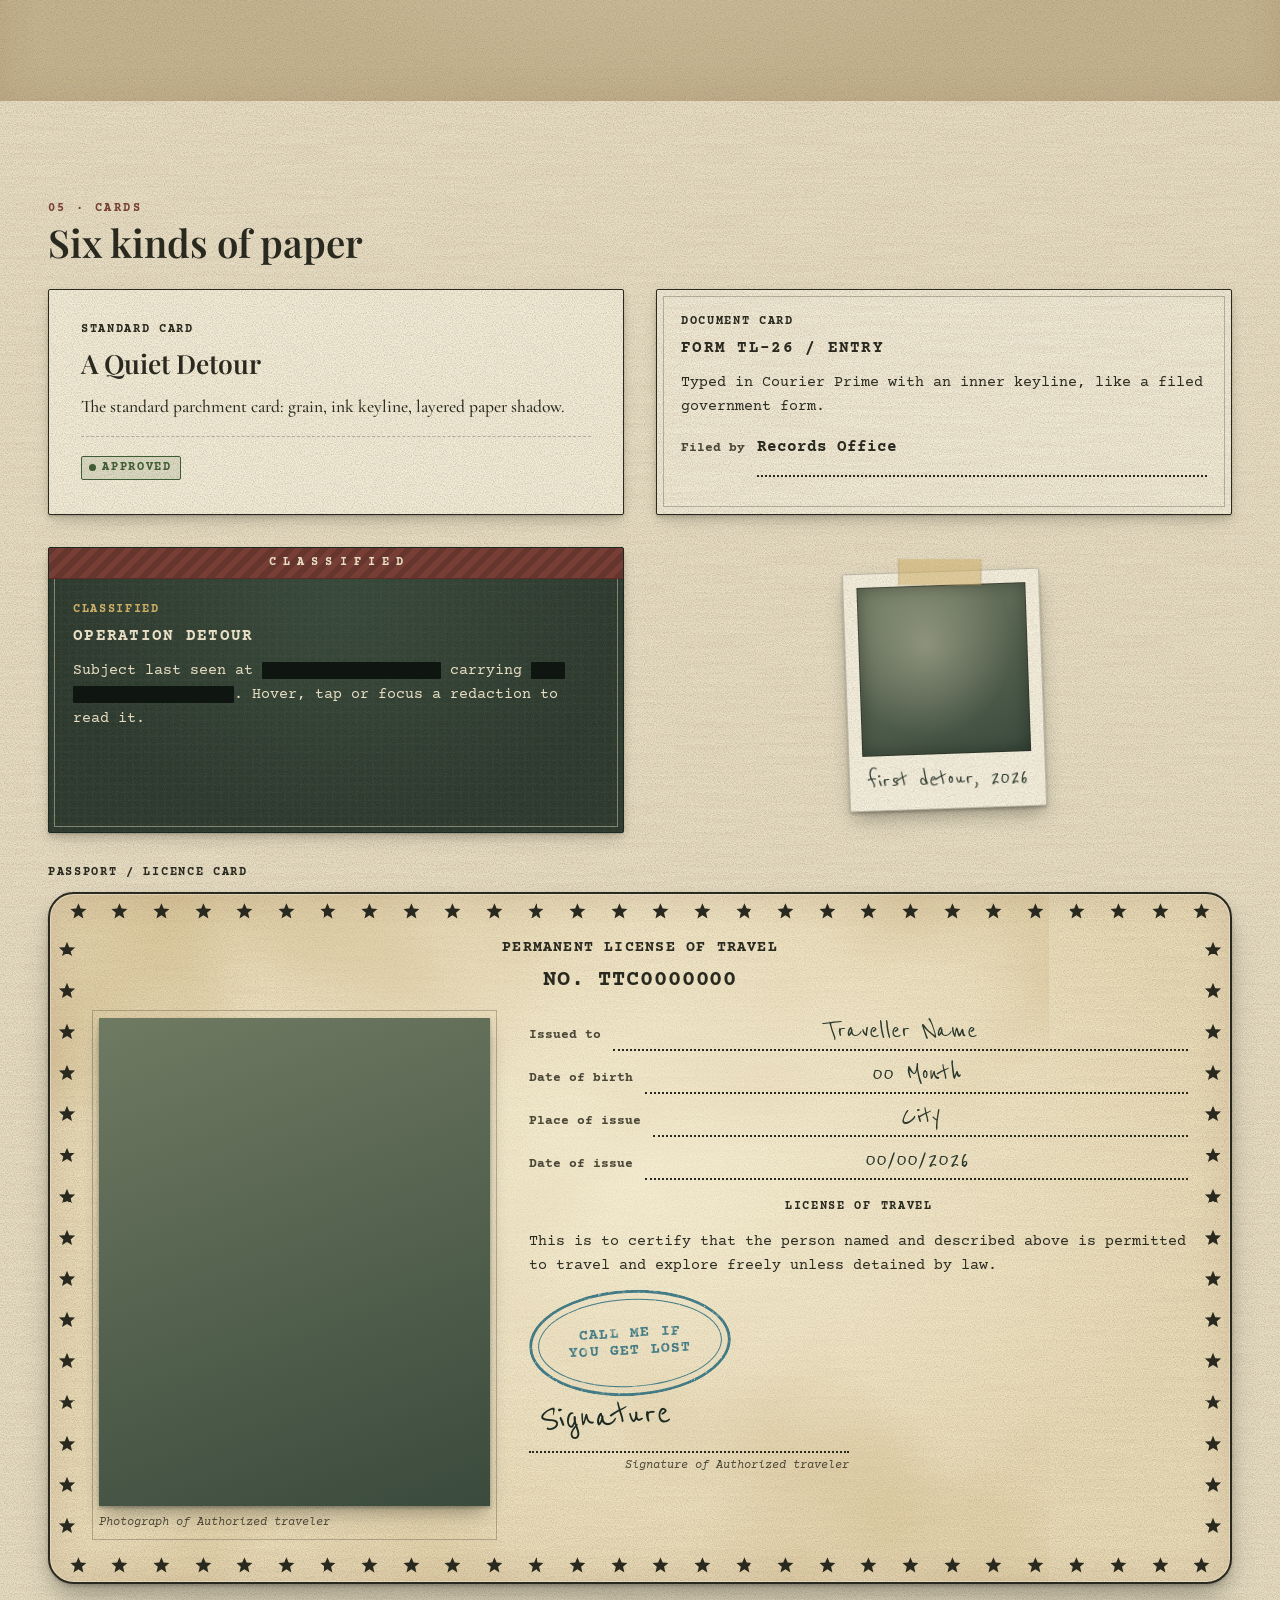
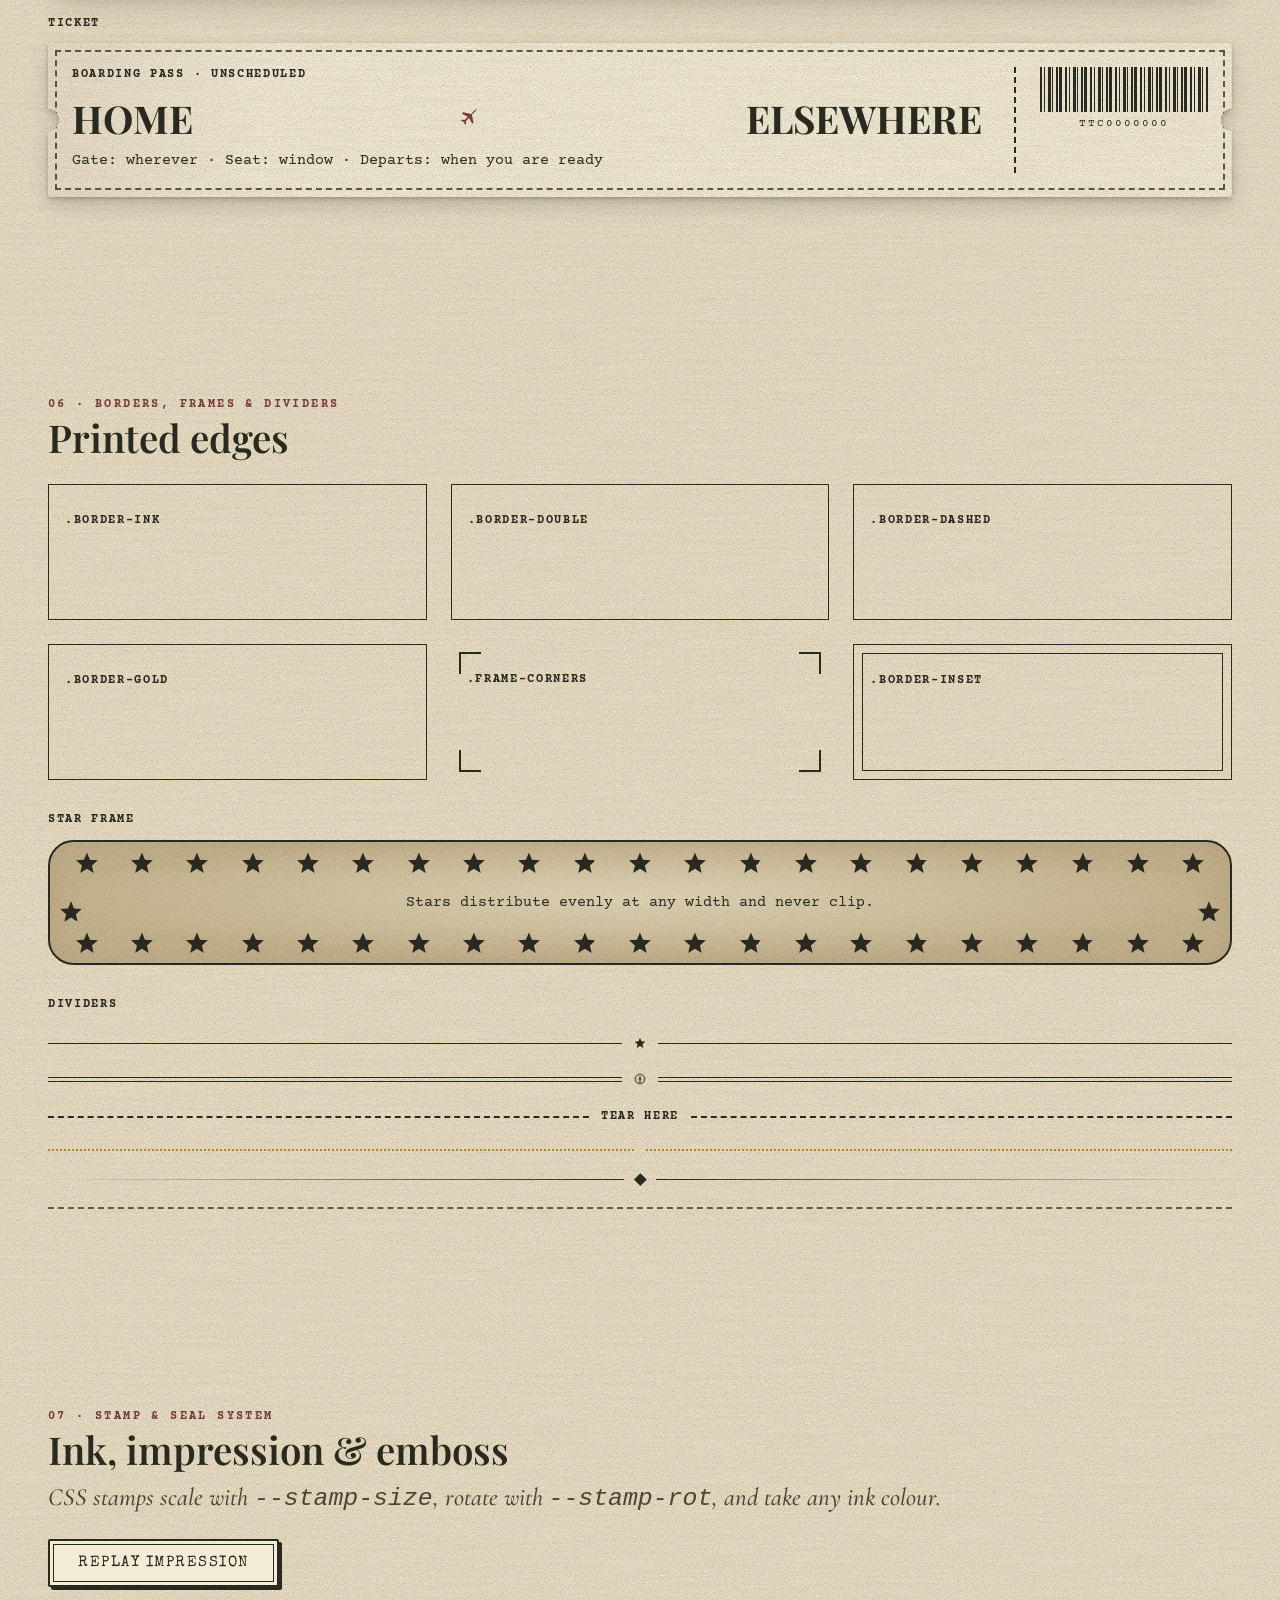
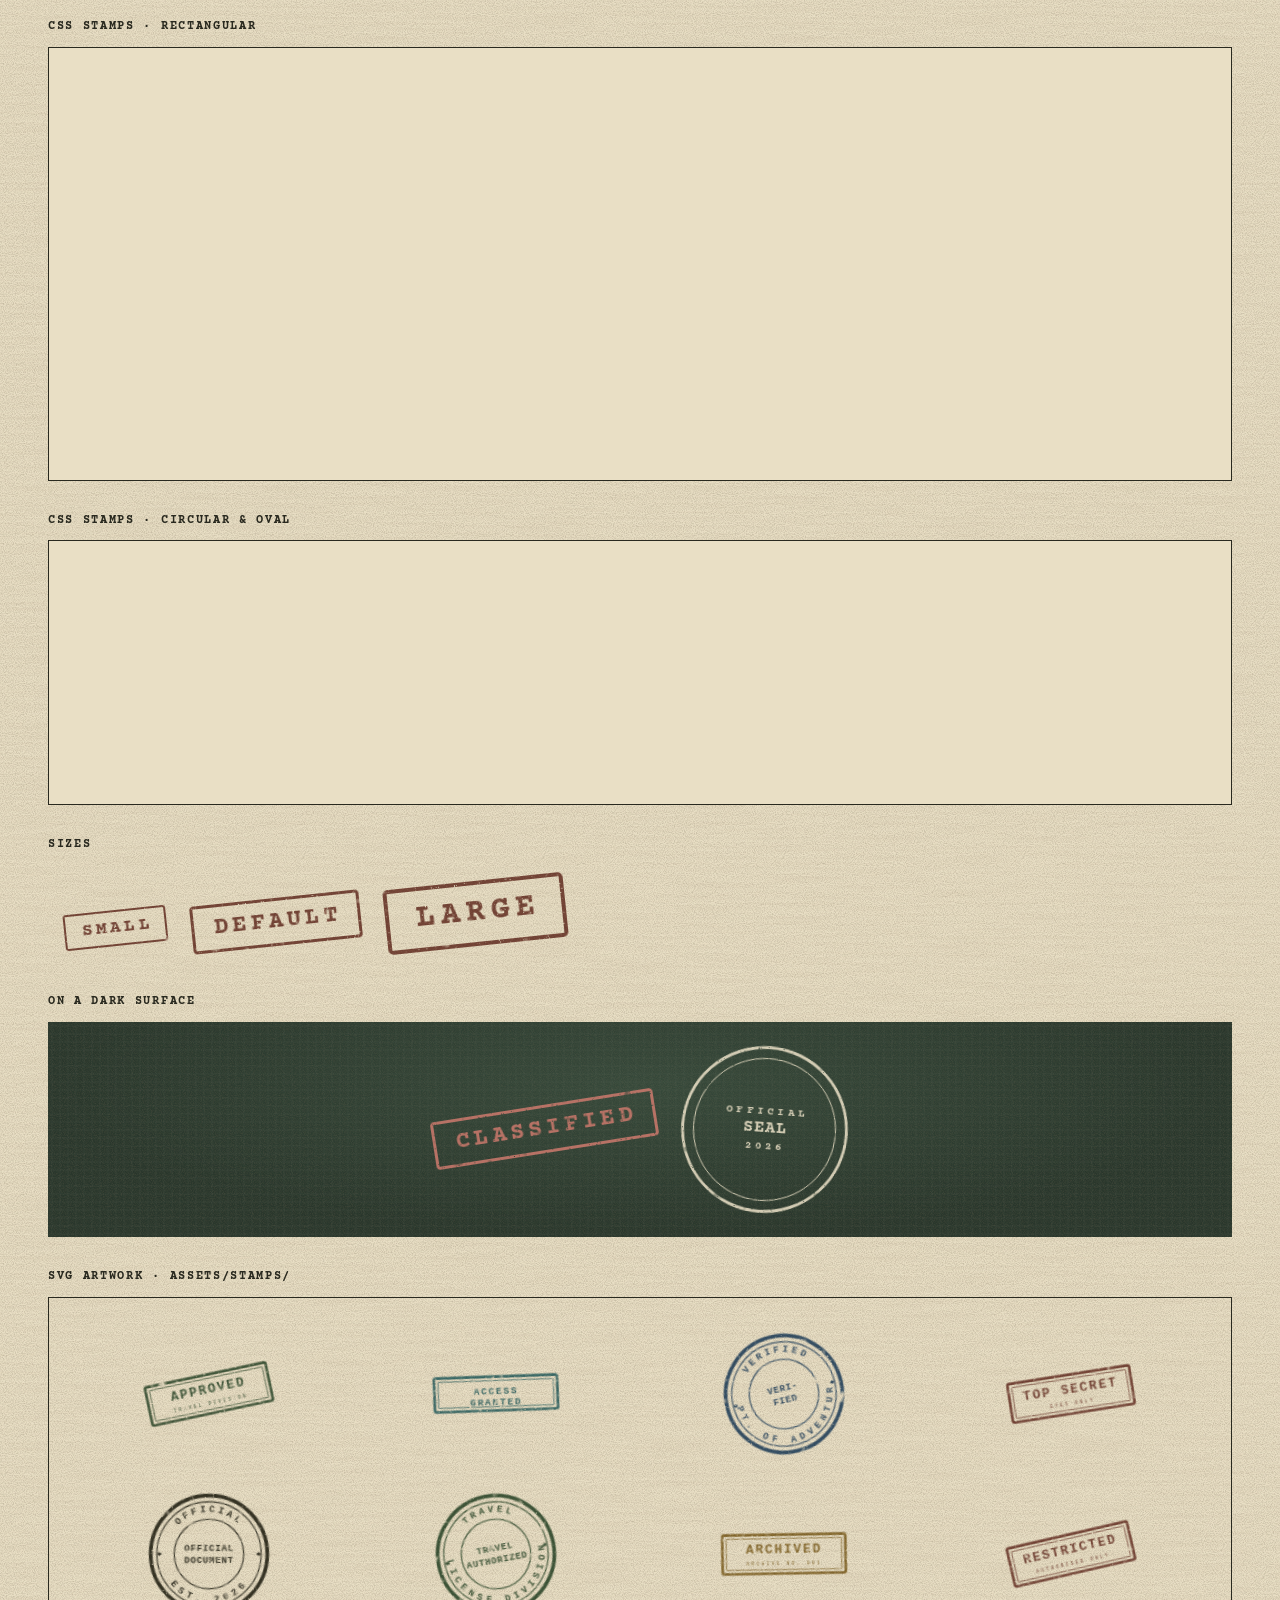
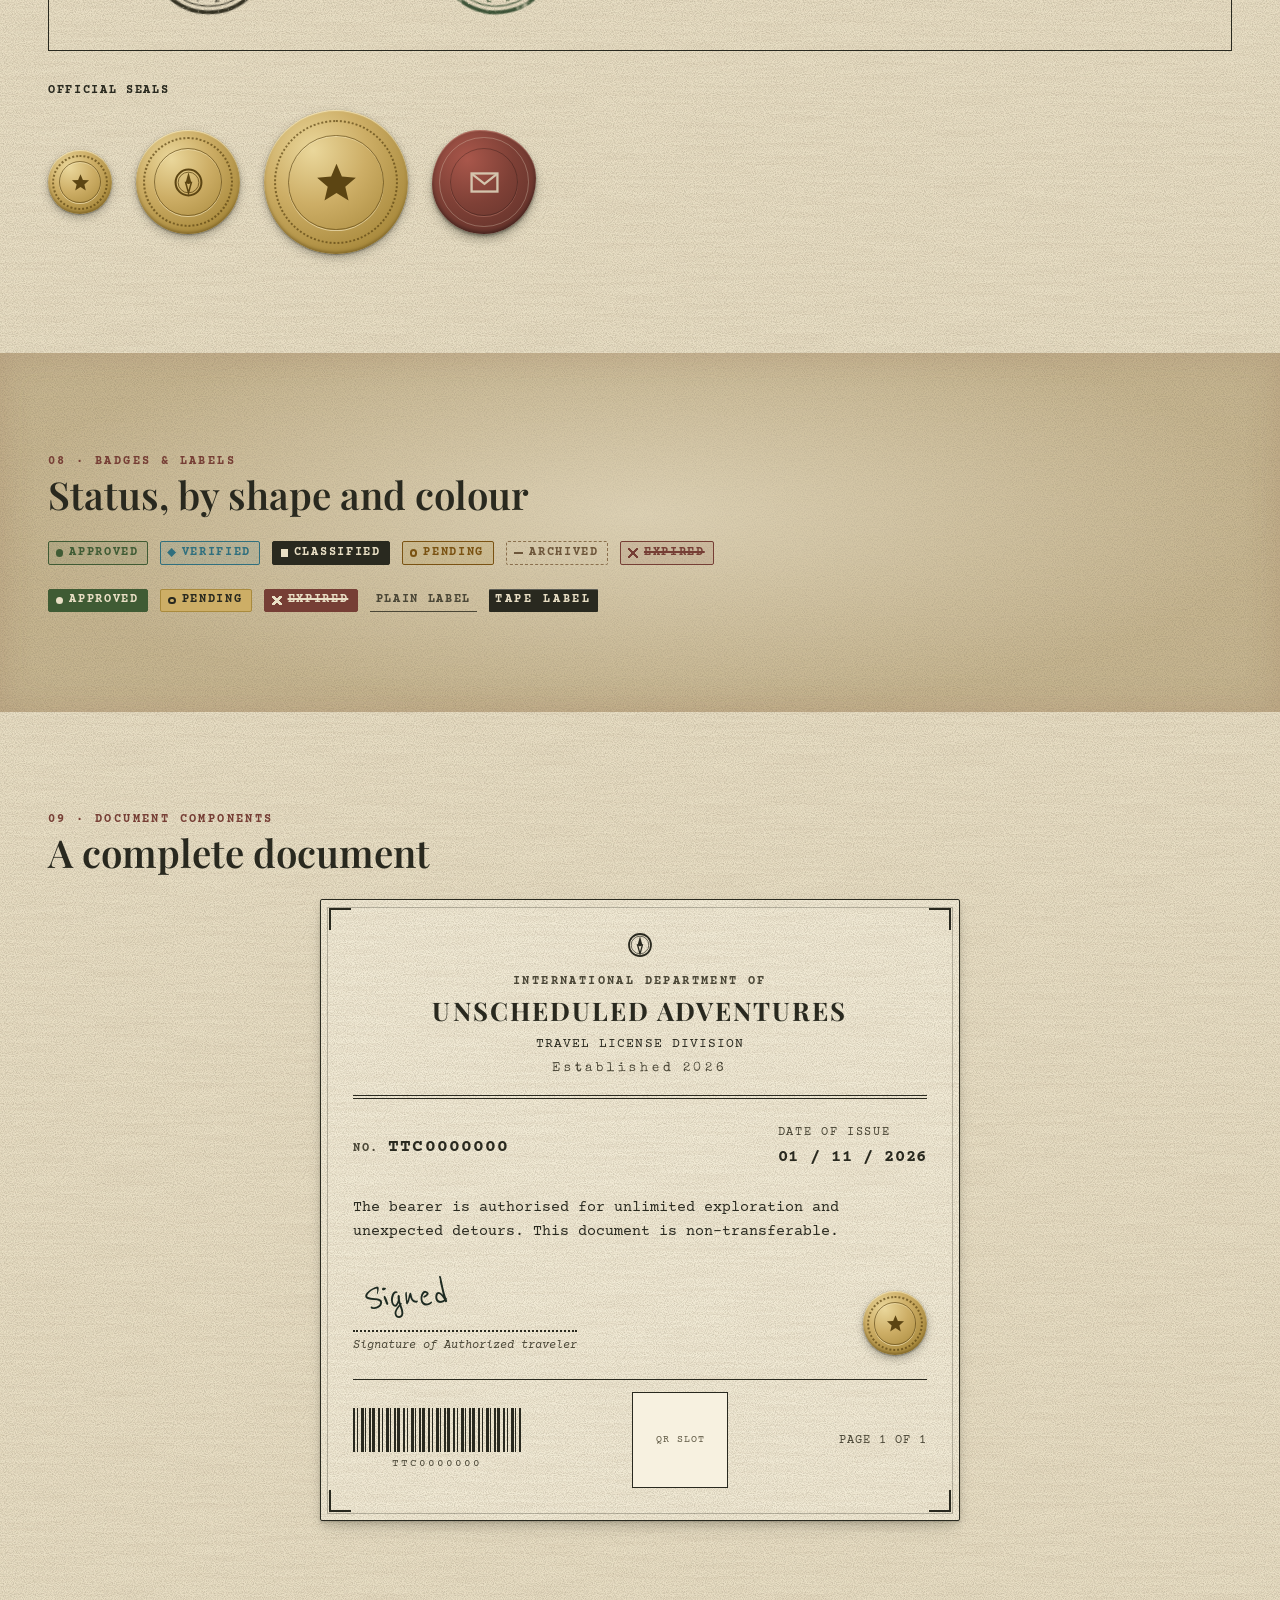
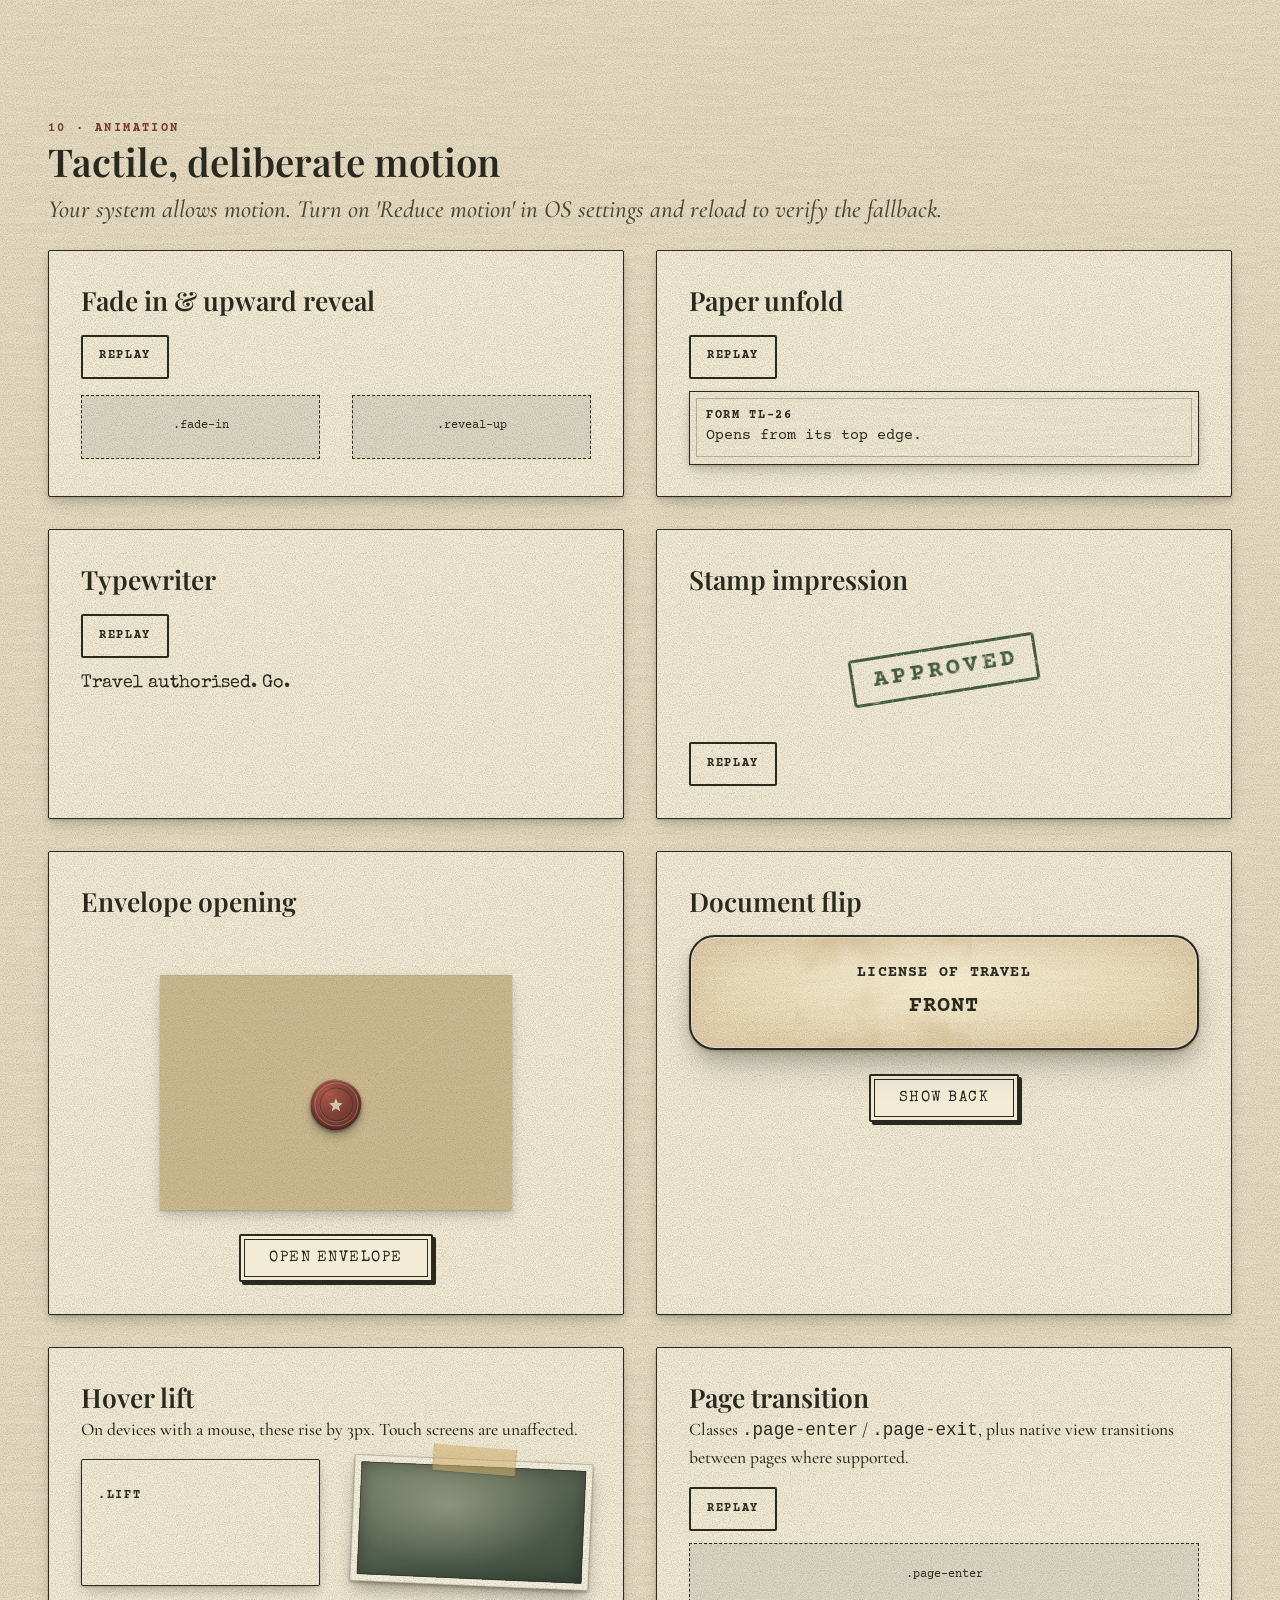
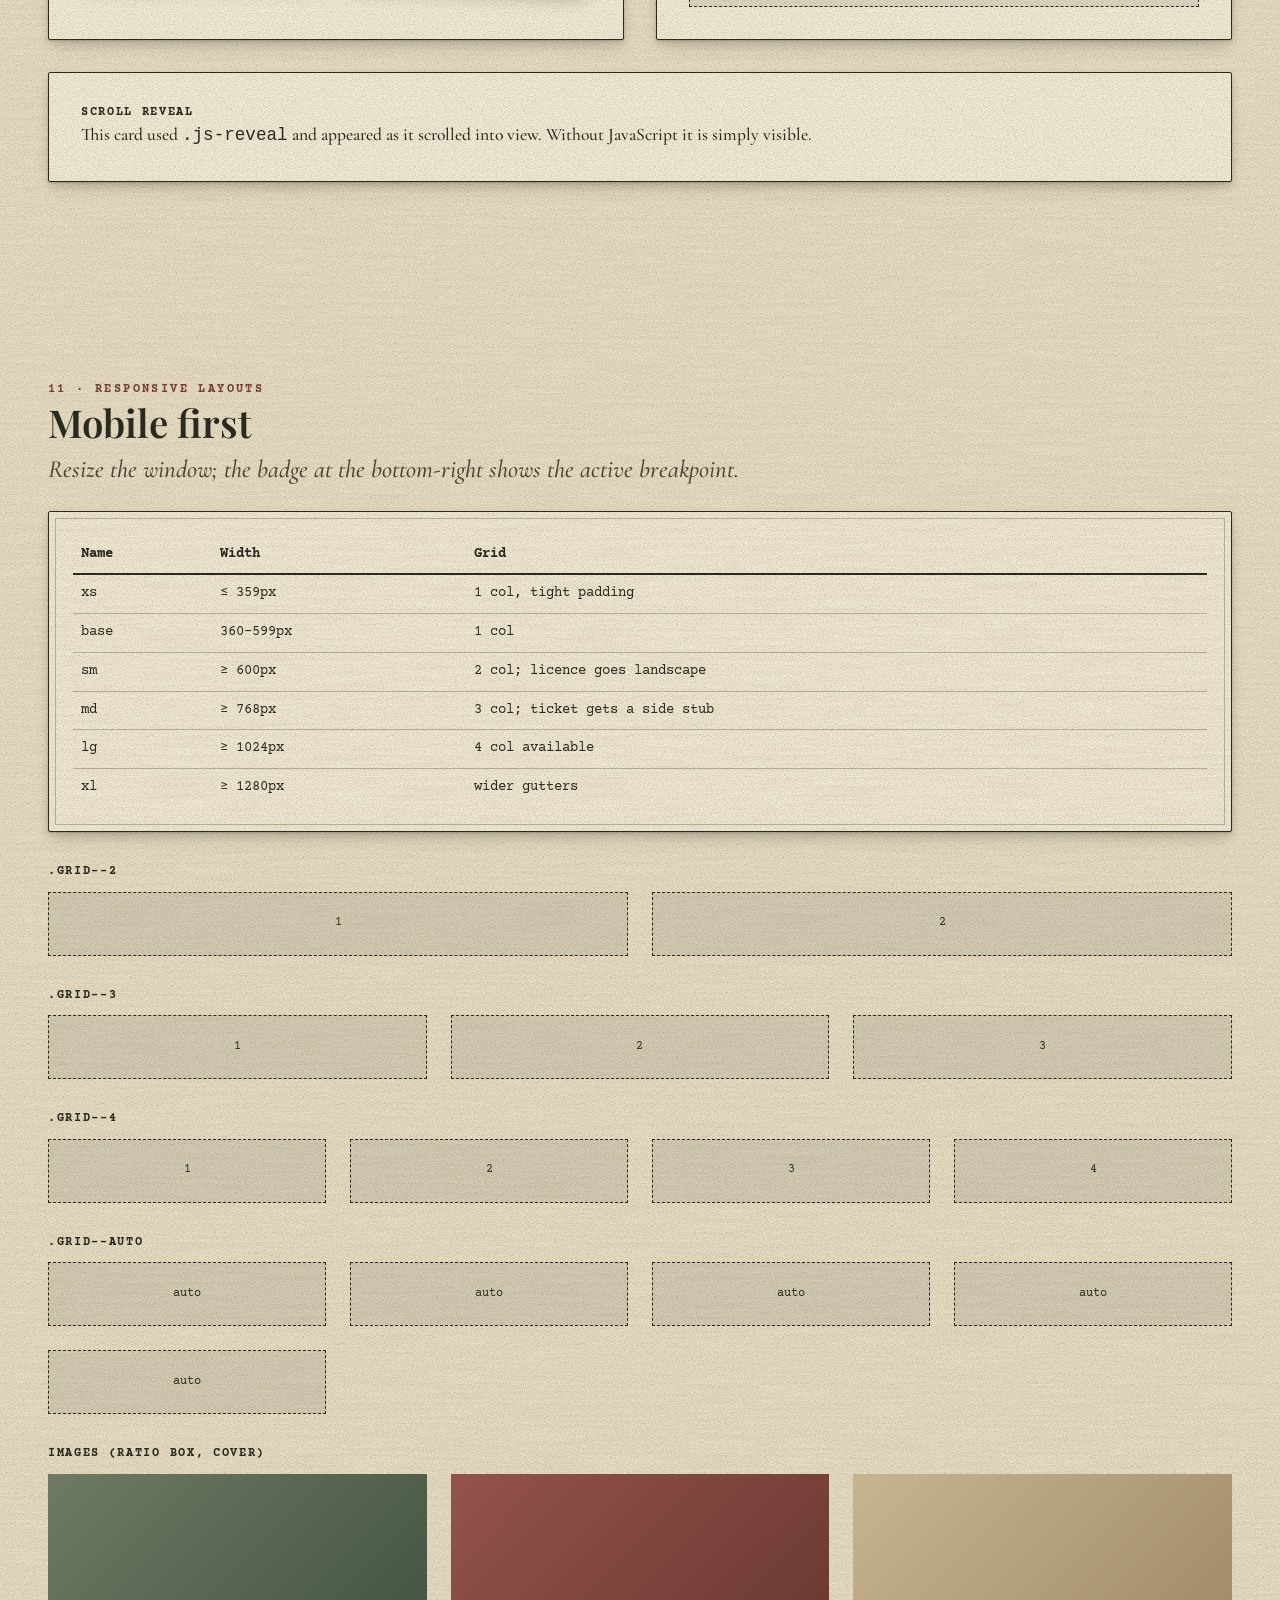
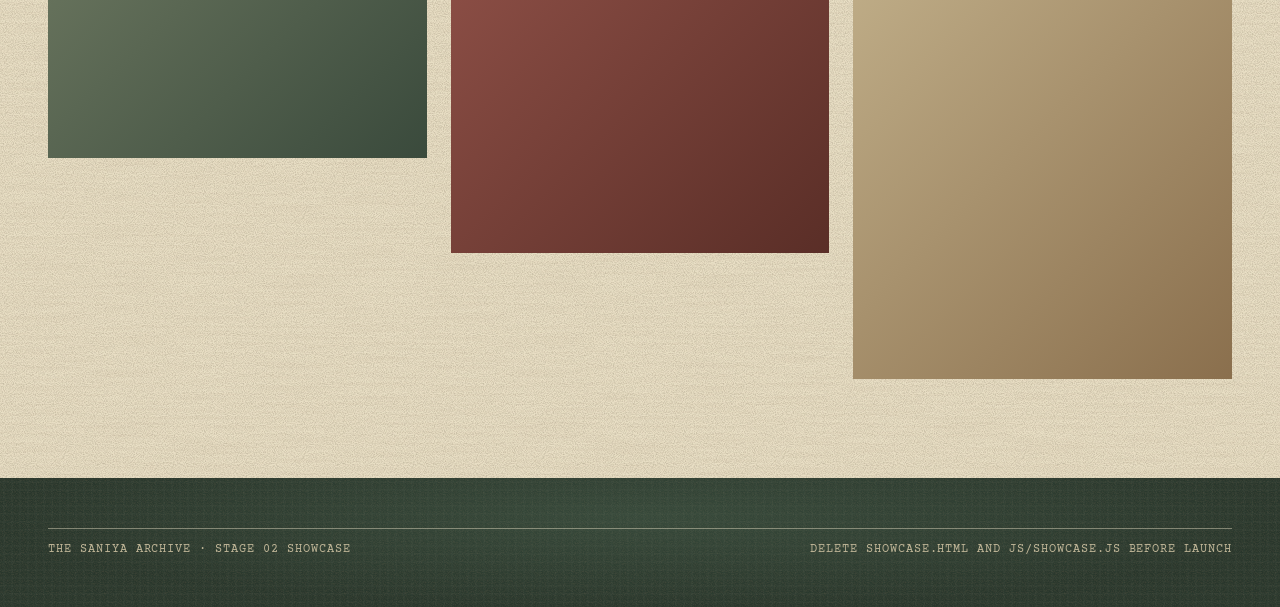
<file: showcase.html>
<!DOCTYPE html>
<html lang="en" class="no-js">
<head>
  <meta charset="utf-8">
  <meta name="viewport" content="width=device-width, initial-scale=1, viewport-fit=cover">
  <meta name="theme-color" content="#29372C">
  <meta name="robots" content="noindex">
  <title>Design System Showcase · The Saniya Archive</title>

  <!-- Google Fonts: five families, each with one job (see PROJECT_CONTEXT.md) -->
  <link rel="icon" href="data:,">
  <link rel="preconnect" href="https://fonts.googleapis.com">
  <link rel="preconnect" href="https://fonts.gstatic.com" crossorigin>
  <link href="https://fonts.googleapis.com/css2?family=Cormorant+Garamond:ital,wght@0,500;0,600;0,700;1,500&family=Courier+Prime:ital,wght@0,400;0,700;1,400&family=Playfair+Display:wght@600;700;800&family=Reenie+Beanie&family=Special+Elite&display=swap" rel="stylesheet">

  <!-- Order matters: tokens/components, then motion, then responsive overrides -->
  <link rel="stylesheet" href="css/style.css">
  <link rel="stylesheet" href="css/animations.css">
  <link rel="stylesheet" href="css/responsive.css">

  <style>
    /* Showcase-only chrome. Nothing here belongs to the design system. */
    .sc-nav { position: sticky; top: 0; z-index: var(--z-sticky); padding: var(--sp-2) 0; }
    .sc-nav ul { display: flex; gap: var(--sp-1); overflow-x: auto; scrollbar-width: none; }
    .sc-nav a { display: inline-flex; align-items: center; min-height: 44px; padding: 0 var(--sp-3); font-family: var(--font-doc); font-size: var(--fs-label); letter-spacing: var(--ls-label); text-transform: uppercase; color: var(--parchment); text-decoration: none; white-space: nowrap; }
    .sc-nav a:hover { background: rgba(233, 223, 197, 0.14); }
    .sc-swatch { display: flex; flex-direction: column; border: 1px solid var(--ink); background: var(--surface-raised); box-shadow: var(--shadow-1); }
    .sc-swatch__chip { height: 4.2rem; border-bottom: 1px solid var(--ink); display: grid; place-items: center; font-family: var(--font-doc); font-weight: 700; font-size: 1.2rem; }
    .sc-swatch__meta { padding: var(--sp-2) var(--sp-3); font-family: var(--font-doc); font-size: 0.75rem; line-height: 1.4; }
    .sc-swatch__meta b { display: block; font-size: 0.8rem; }
    .sc-surface { min-height: 8.5rem; padding: var(--sp-4); border: 1px solid var(--ink); }
    .sc-spec { font-family: var(--font-doc); font-size: 0.72rem; color: var(--text-muted); margin-top: var(--sp-1); }
    .sc-stage { position: relative; min-height: 11rem; display: grid; place-items: center; padding: var(--sp-5); }
    .sc-vp { position: fixed; right: 0.5rem; bottom: 0.5rem; z-index: var(--z-toast); padding: 0.35rem 0.6rem; background: var(--ink); color: var(--parchment); font-family: var(--font-doc); font-size: 0.7rem; letter-spacing: 0.06em; }
    .sc-box { display: grid; place-items: center; min-height: 4rem; background: rgba(41,55,44,.1); border: 1px dashed var(--ink); font-family: var(--font-doc); font-size: .75rem; }
    h2.sc-h { margin-bottom: var(--sp-2); }
    .sc-sub { margin: var(--sp-6) 0 var(--sp-3); }
  </style>
</head>

<body>
  <a class="skip-link" href="#main">Skip to content</a>
  <div class="sc-vp" id="vp" aria-hidden="true"></div>

  <!-- ====================================================================
       HEADER / NAV (showcase chrome)
       ==================================================================== -->
  <header class="surface-forest">
    <div class="container container--max section--tight">
      <div class="doc-header" style="border-bottom-color: var(--border-on-dark);">
        <span class="icon icon--compass icon--xl" aria-hidden="true"></span>
        <p class="doc-header__eyebrow" style="color: var(--text-inverse-muted);">International Department of Unscheduled Adventures</p>
        <h1 class="doc-header__title" style="font-size: var(--fs-h1);">Design System Showcase</h1>
        <p class="doc-header__sub" style="color: var(--text-inverse);">Travel License Division</p>
        <p class="doc-header__est" style="color: var(--text-inverse-muted);">Established 2026 · Stage 02</p>
      </div>
      <p class="t-doc" style="color: var(--text-inverse-muted); text-align:center;">Temporary test page — inspect every token and component. Not part of the final site.</p>
    </div>
    <nav class="sc-nav surface-forest" aria-label="Showcase sections" style="box-shadow: 0 2px 0 rgba(0,0,0,.25);">
      <div class="container container--max">
        <ul>
          <li><a href="#colour">Colour</a></li>
          <li><a href="#type">Type</a></li>
          <li><a href="#surfaces">Surfaces</a></li>
          <li><a href="#buttons">Buttons</a></li>
          <li><a href="#cards">Cards</a></li>
          <li><a href="#borders">Borders</a></li>
          <li><a href="#stamps">Stamps</a></li>
          <li><a href="#badges">Badges</a></li>
          <li><a href="#documents">Documents</a></li>
          <li><a href="#motion">Motion</a></li>
          <li><a href="#responsive">Responsive</a></li>
        </ul>
      </div>
    </nav>
  </header>

  <main id="main">

    <!-- ==================================================================
         01 COLOUR
         ================================================================== -->
    <section class="section" id="colour">
      <div class="container container--max">
        <p class="t-eyebrow">01 · Colour system</p>
        <h2 class="sc-h">Palette &amp; combinations</h2>
        <p class="t-subhead">Five mandated primaries plus supporting tones. Every colour is a CSS variable.</p>

        <h3 class="sc-sub t-label">Primary</h3>
        <div class="grid grid--auto stagger">
          <div class="sc-swatch reveal-up"><div class="sc-swatch__chip" style="background:var(--parchment)">Aa</div><div class="sc-swatch__meta"><b>Parchment</b>#E9DFC5<br>--parchment</div></div>
          <div class="sc-swatch reveal-up"><div class="sc-swatch__chip" style="background:var(--aged-paper)">Aa</div><div class="sc-swatch__meta"><b>Aged Paper</b>#C6B58F<br>--aged-paper</div></div>
          <div class="sc-swatch reveal-up"><div class="sc-swatch__chip" style="background:var(--ink);color:var(--parchment)">Aa</div><div class="sc-swatch__meta"><b>Ink Black</b>#29291F<br>--ink</div></div>
          <div class="sc-swatch reveal-up"><div class="sc-swatch__chip" style="background:var(--forest);color:var(--parchment)">Aa</div><div class="sc-swatch__meta"><b>Forest Green</b>#29372C<br>--forest</div></div>
          <div class="sc-swatch reveal-up"><div class="sc-swatch__chip" style="background:var(--oxide);color:var(--parchment)">Aa</div><div class="sc-swatch__meta"><b>Oxide Red</b>#763E35<br>--oxide</div></div>
        </div>

        <h3 class="sc-sub t-label">Supporting</h3>
        <div class="grid grid--auto">
          <div class="sc-swatch"><div class="sc-swatch__chip" style="background:var(--dusty-cream)">Aa</div><div class="sc-swatch__meta"><b>Dusty Cream</b>#F2EBD6</div></div>
          <div class="sc-swatch"><div class="sc-swatch__chip" style="background:var(--warm-beige)">Aa</div><div class="sc-swatch__meta"><b>Warm Beige</b>#D9CBA6</div></div>
          <div class="sc-swatch"><div class="sc-swatch__chip" style="background:var(--faded-brown);color:var(--dusty-cream)">Aa</div><div class="sc-swatch__meta"><b>Faded Brown</b>#8A6F4D</div></div>
          <div class="sc-swatch"><div class="sc-swatch__chip" style="background:var(--antique-gold);color:var(--ink)">Aa</div><div class="sc-swatch__meta"><b>Antique Gold</b>#A98A3D</div></div>
          <div class="sc-swatch"><div class="sc-swatch__chip" style="background:var(--muted-olive);color:var(--parchment)">Aa</div><div class="sc-swatch__meta"><b>Muted Olive</b>#5F6238</div></div>
          <div class="sc-swatch"><div class="sc-swatch__chip" style="background:var(--stamp-teal);color:var(--parchment)">Aa</div><div class="sc-swatch__meta"><b>Stamp Teal</b>#2F6F7E</div></div>
          <div class="sc-swatch"><div class="sc-swatch__chip" style="background:var(--stamp-blue);color:var(--parchment)">Aa</div><div class="sc-swatch__meta"><b>Stamp Blue</b>#2C4F7C</div></div>
        </div>

        <h3 class="sc-sub t-label">Status</h3>
        <div class="cluster">
          <span class="badge badge--approved">Success</span>
          <span class="badge badge--pending">Warning</span>
          <span class="badge badge--expired">Danger</span>
          <span class="badge badge--verified">Info</span>
        </div>

        <h3 class="sc-sub t-label">Approved text / background pairs</h3>
        <div class="grid grid--2" style="--grid-gap: var(--sp-4)">
          <div class="sc-surface" style="background:var(--parchment);color:var(--ink)"><b class="t-label">Ink on Parchment</b><p class="t-body-sm">Primary reading pair — roughly 11:1.</p><p class="t-body-sm" style="color:var(--text-secondary)">Secondary text — about 7:1.</p><p class="t-body-sm" style="color:var(--oxide)">Oxide accent — about 6:1.</p></div>
          <div class="sc-surface" style="background:var(--aged-paper);color:var(--ink)"><b class="t-label">Ink on Aged Paper</b><p class="t-body-sm">Used for secondary panels — about 7:1.</p><p class="t-body-sm" style="color:var(--forest)">Forest on aged paper — about 6:1.</p></div>
          <div class="sc-surface" style="background:var(--forest);color:var(--parchment)"><b class="t-label">Parchment on Forest</b><p class="t-body-sm">Dark document pair — roughly 9:1.</p><p class="t-body-sm" style="color:var(--gold-light)">Gold-light accent on forest.</p></div>
          <div class="sc-surface" style="background:var(--oxide);color:var(--parchment)"><b class="t-label">Parchment on Oxide</b><p class="t-body-sm">Ribbons and danger buttons — about 6:1.</p></div>
        </div>
      </div>
    </section>

    <!-- ==================================================================
         02 TYPOGRAPHY
         ================================================================== -->
    <section class="section surface-grain" id="type">
      <div class="container container--max">
        <p class="t-eyebrow">02 · Typography</p>
        <h2 class="sc-h">Five voices, one job each</h2>

        <div class="stack stack--lg mt-6">
          <div><p class="t-display">Display Heading</p><p class="sc-spec">.t-display · Playfair Display 700 · fluid 2.6–5rem · lh 1.1 · ls −0.01em</p></div>
          <div><h1>Heading One (H1)</h1><p class="sc-spec">.t-h1 / h1 · Playfair Display 700 · fluid 2.1–3.4rem · lh 1.2</p></div>
          <div><h2>Section Heading (H2)</h2><p class="sc-spec">.t-h2 / h2 · Playfair Display 600 · fluid 1.6–2.4rem</p></div>
          <div><h3>Sub-section Heading (H3)</h3><p class="sc-spec">.t-h3 / h3 · Playfair Display 600 · fluid 1.25–1.65rem</p></div>
          <div><p class="t-subhead">A subheading in italic Cormorant, quiet and editorial.</p><p class="sc-spec">.t-subhead · Cormorant Garamond 500 italic · 1.3–1.55rem</p></div>
          <div class="prose"><p class="t-body dropcap">Body text is set in Cormorant Garamond at a generous size, because its small x-height needs room. It is meant for stories, captions and the warmer parts of the archive — the places where a person is speaking rather than a department.</p><p class="sc-spec">.t-body · Cormorant Garamond 500 · 1.25rem (1.3 on desktop) · lh 1.55</p></div>
          <div><p class="t-doc">Official document text is typed in Courier Prime. It carries clauses, field values and anything that should feel stamped by an office.</p><p class="sc-spec">.t-doc · Courier Prime 400 · 15px · lh 1.6</p></div>
          <div><p class="t-meta">SERIAL NO. TTC0000000 · FILED 25/08/2026 · FOLIO 04</p><p class="sc-spec">.t-meta · Courier Prime 400 · 13px · ls 0.04em</p></div>
          <div><p class="t-label">Label · Field heading</p><p class="sc-spec">.t-label · Courier Prime 700 · 12px · uppercase · ls 0.14em</p></div>
          <div><p class="t-note">Typewritten annotation: "Bearer wandered off again — see Annex B."</p><p class="sc-spec">.t-note · Special Elite · 1.1rem</p></div>
          <div><p class="t-hand">Handwritten entry, signed in ink</p><p class="sc-spec">.t-hand · Reenie Beanie · 1.9rem — used ONLY for filled-in fields and signatures</p></div>
        </div>
      </div>
    </section>

    <!-- ==================================================================
         03 SURFACES
         ================================================================== -->
    <section class="section" id="surfaces">
      <div class="container container--max">
        <p class="t-eyebrow">03 · Paper textures &amp; surfaces</p>
        <h2 class="sc-h">Seven reusable surfaces</h2>
        <div class="grid grid--3 mt-5">
          <div class="sc-surface surface-parchment"><b class="t-label">.surface-parchment</b><p class="t-body-sm">Clean parchment. The default sheet.</p></div>
          <div class="sc-surface surface-aged"><b class="t-label">.surface-aged</b><p class="t-body-sm">Aged paper with a lit centre and edge burn.</p></div>
          <div class="sc-surface surface-grain"><b class="t-label">.surface-grain</b><p class="t-body-sm">Subtle grain and fibres. Safe under long text.</p></div>
          <div class="sc-surface surface-forest"><b class="t-label">.surface-forest</b><p class="t-body-sm">Dark forest document stock for classified material.</p></div>
          <div class="sc-surface surface-letter" style="padding-block: 1.2rem"><b class="t-label">.surface-letter</b><p class="t-body-sm" style="margin:0">Old letter paper, ruled, with margin.</p></div>
          <div class="sc-surface surface-certificate" style="display:grid;place-items:center;text-align:center"><div><b class="t-label">.surface-certificate</b><p class="t-body-sm">Guilloche and gold double rule.</p></div></div>
          <div class="sc-surface surface-distressed"><b class="t-label">.surface-distressed</b><p class="t-body-sm">Stains and scuffs, still readable.</p></div>
        </div>
      </div>
    </section>

    <!-- ==================================================================
         04 BUTTONS
         ================================================================== -->
    <section class="section surface-aged" id="buttons">
      <div class="container container--max">
        <p class="t-eyebrow">04 · Buttons</p>
        <h2 class="sc-h">Actions &amp; states</h2>
        <p class="t-subhead">Hover, press, tab to focus. Every target is at least 48px.</p>

        <div class="cluster cluster--lg mt-5">
          <button class="btn btn--primary" type="button">Primary</button>
          <button class="btn btn--secondary" type="button">Secondary</button>
          <button class="btn btn--text" type="button">Text only</button>
          <button class="btn btn--doc" type="button">Document</button>
          <button class="btn btn--primary" type="button" disabled>Disabled</button>
          <button class="btn btn--secondary" type="button" aria-disabled="true">Disabled</button>
        </div>
        <div class="cluster cluster--lg mt-5">
          <button class="btn btn--danger" type="button">Danger</button>
          <button class="btn btn--primary btn--sm" type="button">Small</button>
          <a class="btn btn--secondary" href="#buttons">Link as button</a>
        </div>
        <div class="mt-5" style="max-width: 24rem"><button class="btn btn--primary btn--block" type="button">Block · full width</button></div>

        <h3 class="sc-sub t-label">On dark</h3>
        <div class="surface-forest p-5">
          <div class="cluster cluster--lg">
            <button class="btn btn--primary" type="button">Primary</button>
            <button class="btn btn--secondary" type="button">Secondary</button>
            <button class="btn btn--text" type="button">Text only</button>
          </div>
        </div>

        <h3 class="sc-sub t-label">Form fields</h3>
        <div class="grid grid--2" style="max-width: 44rem">
          <div><label class="t-label field-label" for="f1">Name of traveller</label><input id="f1" class="input" type="text" placeholder="As it appears on your licence"></div>
          <div><label class="t-label field-label" for="f2">Disabled</label><input id="f2" class="input" type="text" value="Locked" disabled></div>
          <div><label class="t-label field-label" for="f3">Invalid</label><input id="f3" class="input" type="text" value="TTC-???" aria-invalid="true"><p class="t-meta field-hint" style="color:var(--danger)">Serial numbers begin TTC.</p></div>
        </div>
      </div>
    </section>

    <!-- ==================================================================
         05 CARDS
         ================================================================== -->
    <section class="section" id="cards">
      <div class="container container--max">
        <p class="t-eyebrow">05 · Cards</p>
        <h2 class="sc-h">Six kinds of paper</h2>

        <div class="grid grid--2 mt-5" style="--grid-gap: var(--sp-6)">

          <article class="card lift">
            <p class="t-label card__meta">Standard card</p>
            <h3 class="card__title">A Quiet Detour</h3>
            <p class="t-body-sm card__body">The standard parchment card: grain, ink keyline, layered paper shadow.</p>
            <div class="card__footer"><span class="badge badge--approved">Approved</span></div>
          </article>

          <article class="card card--document">
            <p class="t-label card__meta">Document card</p>
            <h3 class="card__title">Form TL-26 / Entry</h3>
            <p class="card__body">Typed in Courier Prime with an inner keyline, like a filed government form.</p>
            <div class="doc-field mt-4"><span class="doc-field__label">Filed by</span><span class="doc-field__value doc-field__value--typed">Records Office</span></div>
          </article>

          <article class="card card--classified">
            <p class="t-label card__meta" style="color: var(--gold-light)">Classified</p>
            <h3 class="card__title">Operation Detour</h3>
            <p class="card__body">Subject last seen at <span class="redact" tabindex="0">the lighthouse café</span> carrying <span class="redact" tabindex="0">one suitcase of songs</span>. Hover, tap or focus a redaction to read it.</p>
          </article>

          <div style="display:grid;place-items:center;padding-block:var(--sp-5)">
            <figure class="card card--polaroid lift">
              <div class="polaroid__photo" role="img" aria-label="Photo placeholder"></div>
              <figcaption class="polaroid__caption">first detour, 2026</figcaption>
            </figure>
          </div>
        </div>

        <h3 class="sc-sub t-label">Passport / licence card</h3>
        <article class="card--passport frame-stars" style="--star-size: 1.1rem">
          <div class="doc-header" style="border-bottom:0; margin-bottom: var(--sp-3); padding-bottom: 0">
            <p class="passport__title">Permanent License of Travel</p>
            <p class="passport__number">NO. TTC0000000</p>
          </div>
          <div class="passport__layout">
            <figure class="photo-frame">
              <div class="photo-frame__image" role="img" aria-label="Photograph placeholder"></div>
              <figcaption>Photograph of Authorized traveler</figcaption>
            </figure>
            <div>
              <div class="doc-field"><span class="doc-field__label">Issued to</span><span class="doc-field__value">Traveller Name</span></div>
              <div class="doc-field"><span class="doc-field__label">Date of birth</span><span class="doc-field__value">00 Month</span></div>
              <div class="doc-field"><span class="doc-field__label">Place of issue</span><span class="doc-field__value">City</span></div>
              <div class="doc-field"><span class="doc-field__label">Date of issue</span><span class="doc-field__value">00/00/2026</span></div>
              <h3 class="t-label t-center mt-4">License of Travel</h3>
              <p class="t-doc mt-4" style="margin-top: var(--sp-2)">This is to certify that the person named and described above is permitted to travel and explore freely unless detained by law.</p>
              <div class="stamp-wrap" style="position:relative; min-height: 6.5rem; margin-top: var(--sp-3)">
                <div class="stamp stamp--oval stamp--teal stamp--r2" style="--stamp-size: .9rem"><span class="stamp__main">Call me if<br>you get lost</span></div>
              </div>
              <div class="signature-block">
                <span class="signature-block__ink">Signature</span>
                <div class="signature-block__line"></div>
                <p class="signature-block__caption">Signature of Authorized traveler</p>
              </div>
            </div>
          </div>
        </article>

        <h3 class="sc-sub t-label">Ticket</h3>
        <div class="ticket">
          <article class="card--ticket">
            <div>
              <p class="t-label">Boarding pass · Unscheduled</p>
              <div class="ticket__route mt-4" style="margin-top: var(--sp-3)"><span>HOME</span><span class="icon icon--plane" aria-hidden="true"></span><span>ELSEWHERE</span></div>
              <p class="t-doc" style="margin-top: var(--sp-3)">Gate: wherever · Seat: window · Departs: when you are ready</p>
            </div>
            <div class="ticket__stub">
              <div class="barcode"><span class="barcode__bars"></span><span class="barcode__text">TTC0000000</span></div>
            </div>
          </article>
        </div>
      </div>
    </section>

    <!-- ==================================================================
         06 BORDERS & DIVIDERS
         ================================================================== -->
    <section class="section surface-grain" id="borders">
      <div class="container container--max">
        <p class="t-eyebrow">06 · Borders, frames &amp; dividers</p>
        <h2 class="sc-h">Printed edges</h2>
        <div class="grid grid--3 mt-5">
          <div class="sc-surface border-ink"><b class="t-label">.border-ink</b></div>
          <div class="sc-surface border-double"><b class="t-label">.border-double</b></div>
          <div class="sc-surface border-dashed"><b class="t-label">.border-dashed</b></div>
          <div class="sc-surface border-gold"><b class="t-label">.border-gold</b></div>
          <div class="sc-surface frame-corners" style="border:0"><b class="t-label">.frame-corners</b></div>
          <div class="sc-surface border-inset" style="border:1px solid var(--ink)"><b class="t-label">.border-inset</b></div>
        </div>

        <h3 class="sc-sub t-label">Star frame</h3>
        <div class="frame-stars surface-aged" style="border:2px solid var(--ink); border-radius: var(--radius-license)">
          <p class="t-doc t-center">Stars distribute evenly at any width and never clip.</p>
        </div>

        <h3 class="sc-sub t-label">Dividers</h3>
        <div class="divider"><span class="icon icon--star" aria-hidden="true"></span></div>
        <div class="divider divider--double"><span class="icon icon--compass" aria-hidden="true"></span></div>
        <div class="divider divider--dashed"><span class="t-label">Tear here</span></div>
        <div class="divider divider--dotted divider--gold"></div>
        <div class="divider divider--ornate" role="separator"><span class="divider__diamond"></span></div>
        <div class="perforation"></div>
      </div>
    </section>

    <!-- ==================================================================
         07 STAMPS & SEALS
         ================================================================== -->
    <section class="section" id="stamps">
      <div class="container container--max">
        <p class="t-eyebrow">07 · Stamp &amp; seal system</p>
        <h2 class="sc-h">Ink, impression &amp; emboss</h2>
        <p class="t-subhead">CSS stamps scale with <code>--stamp-size</code>, rotate with <code>--stamp-rot</code>, and take any ink colour.</p>

        <div class="cluster cluster--lg mt-5">
          <button class="btn btn--doc" type="button" data-replay=".stamp--press|is-stamped">Replay impression</button>
        </div>

        <h3 class="sc-sub t-label">CSS stamps · rectangular</h3>
        <div class="grid grid--3 surface-parchment" style="--grid-gap: var(--sp-6); padding: var(--sp-5); border:1px solid var(--ink)">
          <div class="sc-stage"><div class="stamp stamp--rect stamp--green stamp--r1 stamp--press"><span class="stamp__main">Approved</span></div></div>
          <div class="sc-stage"><div class="stamp stamp--rect stamp--teal stamp--r3 stamp--press" style="--delay:.1s"><span class="stamp__main">Access<br>Granted</span></div></div>
          <div class="sc-stage"><div class="stamp stamp--rect stamp--red stamp--r2 stamp--press" style="--delay:.2s"><span class="stamp__main">Top Secret</span><span class="stamp__sub">Eyes only</span></div></div>
          <div class="sc-stage"><div class="stamp stamp--rect stamp--gold stamp--r4 stamp--press" style="--delay:.3s"><span class="stamp__main">Archived</span><span class="stamp__date">01 NOV 2026</span></div></div>
          <div class="sc-stage"><div class="stamp stamp--rect stamp--red stamp--r1 stamp--press" style="--delay:.4s"><span class="stamp__main">Restricted</span></div></div>
          <div class="sc-stage"><div class="stamp stamp--rect stamp--black stamp--r3 stamp--press" style="--delay:.5s"><span class="stamp__main">Official<br>Document</span></div></div>
        </div>

        <h3 class="sc-sub t-label">CSS stamps · circular &amp; oval</h3>
        <div class="grid grid--3 surface-parchment" style="--grid-gap: var(--sp-6); padding: var(--sp-5); border:1px solid var(--ink)">
          <div class="sc-stage"><div class="stamp stamp--round stamp--blue stamp--r2 stamp--press"><span class="stamp__stars"></span><span class="stamp__main">Verified</span><span class="stamp__stars"></span></div></div>
          <div class="sc-stage"><div class="stamp stamp--round stamp--green stamp--r4 stamp--press" style="--delay:.1s"><span class="stamp__top">Travel</span><span class="stamp__main">Authorized</span><span class="stamp__bottom">Division</span></div></div>
          <div class="sc-stage"><div class="stamp stamp--oval stamp--teal stamp--r1 stamp--press" style="--delay:.2s"><span class="stamp__main">Call me if<br>you get lost</span></div></div>
        </div>

        <h3 class="sc-sub t-label">Sizes</h3>
        <div class="cluster cluster--lg" style="align-items:flex-end; padding: var(--sp-4)">
          <div class="stamp stamp--rect stamp--red stamp--sm"><span class="stamp__main">Small</span></div>
          <div class="stamp stamp--rect stamp--red"><span class="stamp__main">Default</span></div>
          <div class="stamp stamp--rect stamp--red stamp--lg"><span class="stamp__main">Large</span></div>
        </div>

        <h3 class="sc-sub t-label">On a dark surface</h3>
        <div class="surface-forest p-5 cluster cluster--lg cluster--center">
          <div class="stamp stamp--rect stamp--red stamp--r1"><span class="stamp__main">Classified</span></div>
          <div class="stamp stamp--round stamp--black stamp--r3"><span class="stamp__top">Official</span><span class="stamp__main">Seal</span><span class="stamp__bottom">2026</span></div>
        </div>

        <h3 class="sc-sub t-label">SVG artwork · assets/stamps/</h3>
        <div class="grid grid--4 surface-grain" style="--grid-gap: var(--sp-4); padding: var(--sp-5); border:1px solid var(--ink); align-items:center; justify-items:center">
          <img class="stamp-img" src="assets/stamps/approved.svg" alt="Approved stamp" width="300" height="102" loading="lazy">
          <img class="stamp-img" src="assets/stamps/access-granted.svg" alt="Access granted stamp" width="300" height="116" loading="lazy">
          <img class="stamp-img" src="assets/stamps/verified.svg" alt="Verified stamp" width="200" height="200" loading="lazy">
          <img class="stamp-img" src="assets/stamps/top-secret.svg" alt="Top secret stamp" width="300" height="102" loading="lazy">
          <img class="stamp-img" src="assets/stamps/official.svg" alt="Official document stamp" width="200" height="200" loading="lazy">
          <img class="stamp-img" src="assets/stamps/travel-authorized.svg" alt="Travel authorized stamp" width="200" height="200" loading="lazy">
          <img class="stamp-img" src="assets/stamps/archived.svg" alt="Archived stamp" width="300" height="102" loading="lazy">
          <img class="stamp-img" src="assets/stamps/restricted.svg" alt="Restricted stamp" width="300" height="102" loading="lazy">
        </div>

        <h3 class="sc-sub t-label">Official seals</h3>
        <div class="cluster cluster--lg">
          <div class="seal seal--sm"><span class="icon icon--star seal__mark" aria-hidden="true"></span></div>
          <div class="seal"><span class="icon icon--compass seal__mark" aria-hidden="true"></span></div>
          <div class="seal seal--lg"><span class="icon icon--star seal__mark" aria-hidden="true"></span></div>
          <div class="seal seal--wax"><span class="icon icon--envelope seal__mark" aria-hidden="true"></span></div>
        </div>
      </div>
    </section>

    <!-- ==================================================================
         08 BADGES
         ================================================================== -->
    <section class="section surface-aged" id="badges">
      <div class="container container--max">
        <p class="t-eyebrow">08 · Badges &amp; labels</p>
        <h2 class="sc-h">Status, by shape and colour</h2>
        <div class="cluster mt-5">
          <span class="badge badge--approved">Approved</span>
          <span class="badge badge--verified">Verified</span>
          <span class="badge badge--classified">Classified</span>
          <span class="badge badge--pending">Pending</span>
          <span class="badge badge--archived">Archived</span>
          <span class="badge badge--expired">Expired</span>
        </div>
        <div class="cluster mt-5">
          <span class="badge badge--approved badge--solid">Approved</span>
          <span class="badge badge--pending badge--solid">Pending</span>
          <span class="badge badge--expired badge--solid">Expired</span>
          <span class="label">Plain label</span>
          <span class="label label--tape">Tape label</span>
        </div>
      </div>
    </section>

    <!-- ==================================================================
         09 DOCUMENT COMPONENTS
         ================================================================== -->
    <section class="section" id="documents">
      <div class="container container--max">
        <p class="t-eyebrow">09 · Document components</p>
        <h2 class="sc-h">A complete document</h2>

        <article class="card card--document frame-corners mt-5" style="max-width: 40rem; margin-inline:auto; padding: var(--sp-6)">
          <header class="doc-header">
            <span class="icon icon--compass icon--lg" aria-hidden="true"></span>
            <p class="doc-header__eyebrow">International Department of</p>
            <h3 class="doc-header__title">Unscheduled Adventures</h3>
            <p class="doc-header__sub">Travel License Division</p>
            <p class="doc-header__est">Established 2026</p>
          </header>

          <div class="cluster" style="justify-content: space-between">
            <span class="serial"><span class="serial__label">No.</span>TTC0000000</span>
            <span class="issue-date"><span class="issue-date__label">Date of issue</span><span class="issue-date__value">01 / 11 / 2026</span></span>
          </div>

          <p class="mt-5">The bearer is authorised for unlimited exploration and unexpected detours. This document is non-transferable.</p>

          <div class="cluster cluster--lg mt-6" style="align-items:flex-end; justify-content: space-between">
            <div class="signature-block"><span class="signature-block__ink">Signed</span><div class="signature-block__line"></div><p class="signature-block__caption">Signature of Authorized traveler</p></div>
            <div class="seal seal--sm"><span class="icon icon--star seal__mark" aria-hidden="true"></span></div>
          </div>

          <footer class="doc-footer">
            <div class="barcode"><span class="barcode__bars"></span><span class="barcode__text">TTC0000000</span></div>
            <div class="qr-slot">QR slot</div>
            <span>Page 1 of 1</span>
          </footer>
        </article>
      </div>
    </section>

    <!-- ==================================================================
         10 MOTION
         ================================================================== -->
    <section class="section surface-grain" id="motion">
      <div class="container container--max">
        <p class="t-eyebrow">10 · Animation</p>
        <h2 class="sc-h">Tactile, deliberate motion</h2>
        <p class="t-subhead" id="rm-note"></p>

        <div class="grid grid--2 mt-5" style="--grid-gap: var(--sp-6)">

          <div class="card">
            <h3 class="card__title">Fade in &amp; upward reveal</h3>
            <div class="cluster mt-4" style="margin-top: var(--sp-3)"><button class="btn btn--secondary btn--sm" type="button" data-replay="#demo-fade,#demo-up|reveal-up">Replay</button></div>
            <div class="grid grid--2 mt-4" style="margin-top: var(--sp-3)">
              <div id="demo-fade" class="sc-box fade-in">.fade-in</div>
              <div id="demo-up" class="sc-box reveal-up">.reveal-up</div>
            </div>
          </div>

          <div class="card">
            <h3 class="card__title">Paper unfold</h3>
            <div class="cluster mt-4" style="margin-top: var(--sp-3)"><button class="btn btn--secondary btn--sm" type="button" data-replay="#demo-unfold|unfold">Replay</button></div>
            <div id="demo-unfold" class="card--document unfold" style="margin-top: var(--sp-3); padding: var(--sp-4)"><p class="t-label">Form TL-26</p><p class="t-doc">Opens from its top edge.</p></div>
          </div>

          <div class="card">
            <h3 class="card__title">Typewriter</h3>
            <div class="cluster mt-4" style="margin-top: var(--sp-3)"><button class="btn btn--secondary btn--sm" type="button" data-replay="#demo-type|typewriter">Replay</button></div>
            <p style="margin-top: var(--sp-3); font-size: 1.1rem"><span id="demo-type" class="typewriter" style="--tw-chars: 24">Travel authorised. Go.</span></p>
          </div>

          <div class="card">
            <h3 class="card__title">Stamp impression</h3>
            <div class="sc-stage" style="min-height: 9rem">
              <div class="stamp stamp--rect stamp--green stamp--r1 stamp--press"><span class="stamp__main">Approved</span></div>
            </div>
            <button class="btn btn--secondary btn--sm" type="button" data-replay=".stamp--press|is-stamped">Replay</button>
          </div>

          <div class="card">
            <h3 class="card__title">Envelope opening</h3>
            <div class="envelope" id="envelope" style="margin-inline:auto">
              <div class="envelope__back"></div>
              <div class="envelope__letter"><div><p class="t-label">You are invited</p><p class="t-note">to get lost, beautifully.</p></div></div>
              <div class="envelope__front"></div>
              <div class="envelope__flap"></div>
              <button class="seal seal--wax envelope__seal" type="button" aria-label="Open envelope"><span class="icon icon--star seal__mark" aria-hidden="true"></span></button>
            </div>
            <div class="cluster cluster--center mt-5">
              <button class="btn btn--doc" id="envelope-toggle" type="button" aria-expanded="false">Open envelope</button>
            </div>
          </div>

          <div class="card">
            <h3 class="card__title">Document flip</h3>
            <div class="flip mt-4" id="flip" style="margin-top: var(--sp-3)">
              <div class="flip__inner">
                <div class="flip__face flip__face--front"><div class="card--passport" style="padding: var(--sp-5); text-align:center"><p class="passport__title">License of Travel</p><p class="passport__number">FRONT</p></div></div>
                <div class="flip__face flip__face--back"><div class="card--passport" style="padding: var(--sp-5); text-align:center"><p class="passport__title">Travel Conditions</p><p class="passport__number">BACK</p></div></div>
              </div>
            </div>
            <div class="cluster cluster--center mt-5">
              <button class="btn btn--doc" id="flip-toggle" type="button" aria-pressed="false">Show back</button>
            </div>
          </div>

          <div class="card">
            <h3 class="card__title">Hover lift</h3>
            <p class="t-body-sm">On devices with a mouse, these rise by 3px. Touch screens are unaffected.</p>
            <div class="grid grid--2 mt-4" style="margin-top: var(--sp-3)">
              <div class="card card--tight lift"><span class="t-label">.lift</span></div>
              <div class="card card--polaroid lift tilt-r" style="padding: .4rem"><div class="polaroid__photo" style="aspect-ratio: 2/1"></div></div>
            </div>
          </div>

          <div class="card">
            <h3 class="card__title">Page transition</h3>
            <p class="t-body-sm">Classes <code>.page-enter</code> / <code>.page-exit</code>, plus native view transitions between pages where supported.</p>
            <button class="btn btn--secondary btn--sm mt-4" style="margin-top: var(--sp-3)" type="button" data-replay="#demo-page|page-enter">Replay</button>
            <div id="demo-page" class="sc-box page-enter" style="margin-top: var(--sp-3)">.page-enter</div>
          </div>
        </div>

        <div class="js-reveal card mt-6" style="margin-top: var(--sp-6)">
          <p class="t-label">Scroll reveal</p>
          <p class="t-body-sm">This card used <code>.js-reveal</code> and appeared as it scrolled into view. Without JavaScript it is simply visible.</p>
        </div>
      </div>
    </section>

    <!-- ==================================================================
         11 RESPONSIVE
         ================================================================== -->
    <section class="section" id="responsive">
      <div class="container container--max">
        <p class="t-eyebrow">11 · Responsive layouts</p>
        <h2 class="sc-h">Mobile first</h2>
        <p class="t-subhead">Resize the window; the badge at the bottom-right shows the active breakpoint.</p>

        <div class="card card--document mt-5" style="margin-top: var(--sp-5)">
          <table style="width:100%; border-collapse: collapse; font-family: var(--font-doc); font-size: .85rem">
            <thead><tr style="text-align:left; border-bottom: 2px solid var(--ink)"><th style="padding:.5rem">Name</th><th style="padding:.5rem">Width</th><th style="padding:.5rem">Grid</th></tr></thead>
            <tbody>
              <tr style="border-bottom:1px solid var(--border-soft)"><td style="padding:.5rem">xs</td><td style="padding:.5rem">≤ 359px</td><td style="padding:.5rem">1 col, tight padding</td></tr>
              <tr style="border-bottom:1px solid var(--border-soft)"><td style="padding:.5rem">base</td><td style="padding:.5rem">360–599px</td><td style="padding:.5rem">1 col</td></tr>
              <tr style="border-bottom:1px solid var(--border-soft)"><td style="padding:.5rem">sm</td><td style="padding:.5rem">≥ 600px</td><td style="padding:.5rem">2 col; licence goes landscape</td></tr>
              <tr style="border-bottom:1px solid var(--border-soft)"><td style="padding:.5rem">md</td><td style="padding:.5rem">≥ 768px</td><td style="padding:.5rem">3 col; ticket gets a side stub</td></tr>
              <tr style="border-bottom:1px solid var(--border-soft)"><td style="padding:.5rem">lg</td><td style="padding:.5rem">≥ 1024px</td><td style="padding:.5rem">4 col available</td></tr>
              <tr><td style="padding:.5rem">xl</td><td style="padding:.5rem">≥ 1280px</td><td style="padding:.5rem">wider gutters</td></tr>
            </tbody>
          </table>
        </div>

        <h3 class="sc-sub t-label">.grid--2</h3>
        <div class="grid grid--2"><div class="sc-box">1</div><div class="sc-box">2</div></div>
        <h3 class="sc-sub t-label">.grid--3</h3>
        <div class="grid grid--3"><div class="sc-box">1</div><div class="sc-box">2</div><div class="sc-box">3</div></div>
        <h3 class="sc-sub t-label">.grid--4</h3>
        <div class="grid grid--4"><div class="sc-box">1</div><div class="sc-box">2</div><div class="sc-box">3</div><div class="sc-box">4</div></div>
        <h3 class="sc-sub t-label">.grid--auto</h3>
        <div class="grid grid--auto"><div class="sc-box">auto</div><div class="sc-box">auto</div><div class="sc-box">auto</div><div class="sc-box">auto</div><div class="sc-box">auto</div></div>

        <h3 class="sc-sub t-label">Images (ratio box, cover)</h3>
        <div class="grid grid--3">
          <div class="img-ratio" style="--ratio: 4/3; background: linear-gradient(135deg,#6f7a62,#3a4a3c)"></div>
          <div class="img-ratio" style="--ratio: 1/1; background: linear-gradient(135deg,#93534a,#5a2e27)"></div>
          <div class="img-ratio" style="--ratio: 3/4; background: linear-gradient(135deg,#c6b58f,#8a6f4d)"></div>
        </div>
      </div>
    </section>
  </main>

  <footer class="surface-forest section--tight">
    <div class="container container--max">
      <div class="doc-footer" style="border-top-color: var(--border-on-dark); margin-top:0; color: var(--text-inverse-muted)">
        <span>The Saniya Archive · Stage 02 showcase</span>
        <span>Delete showcase.html and js/showcase.js before launch</span>
      </div>
    </div>
  </footer>

  <script src="js/showcase.js"></script>
</body>
</html>
</file>
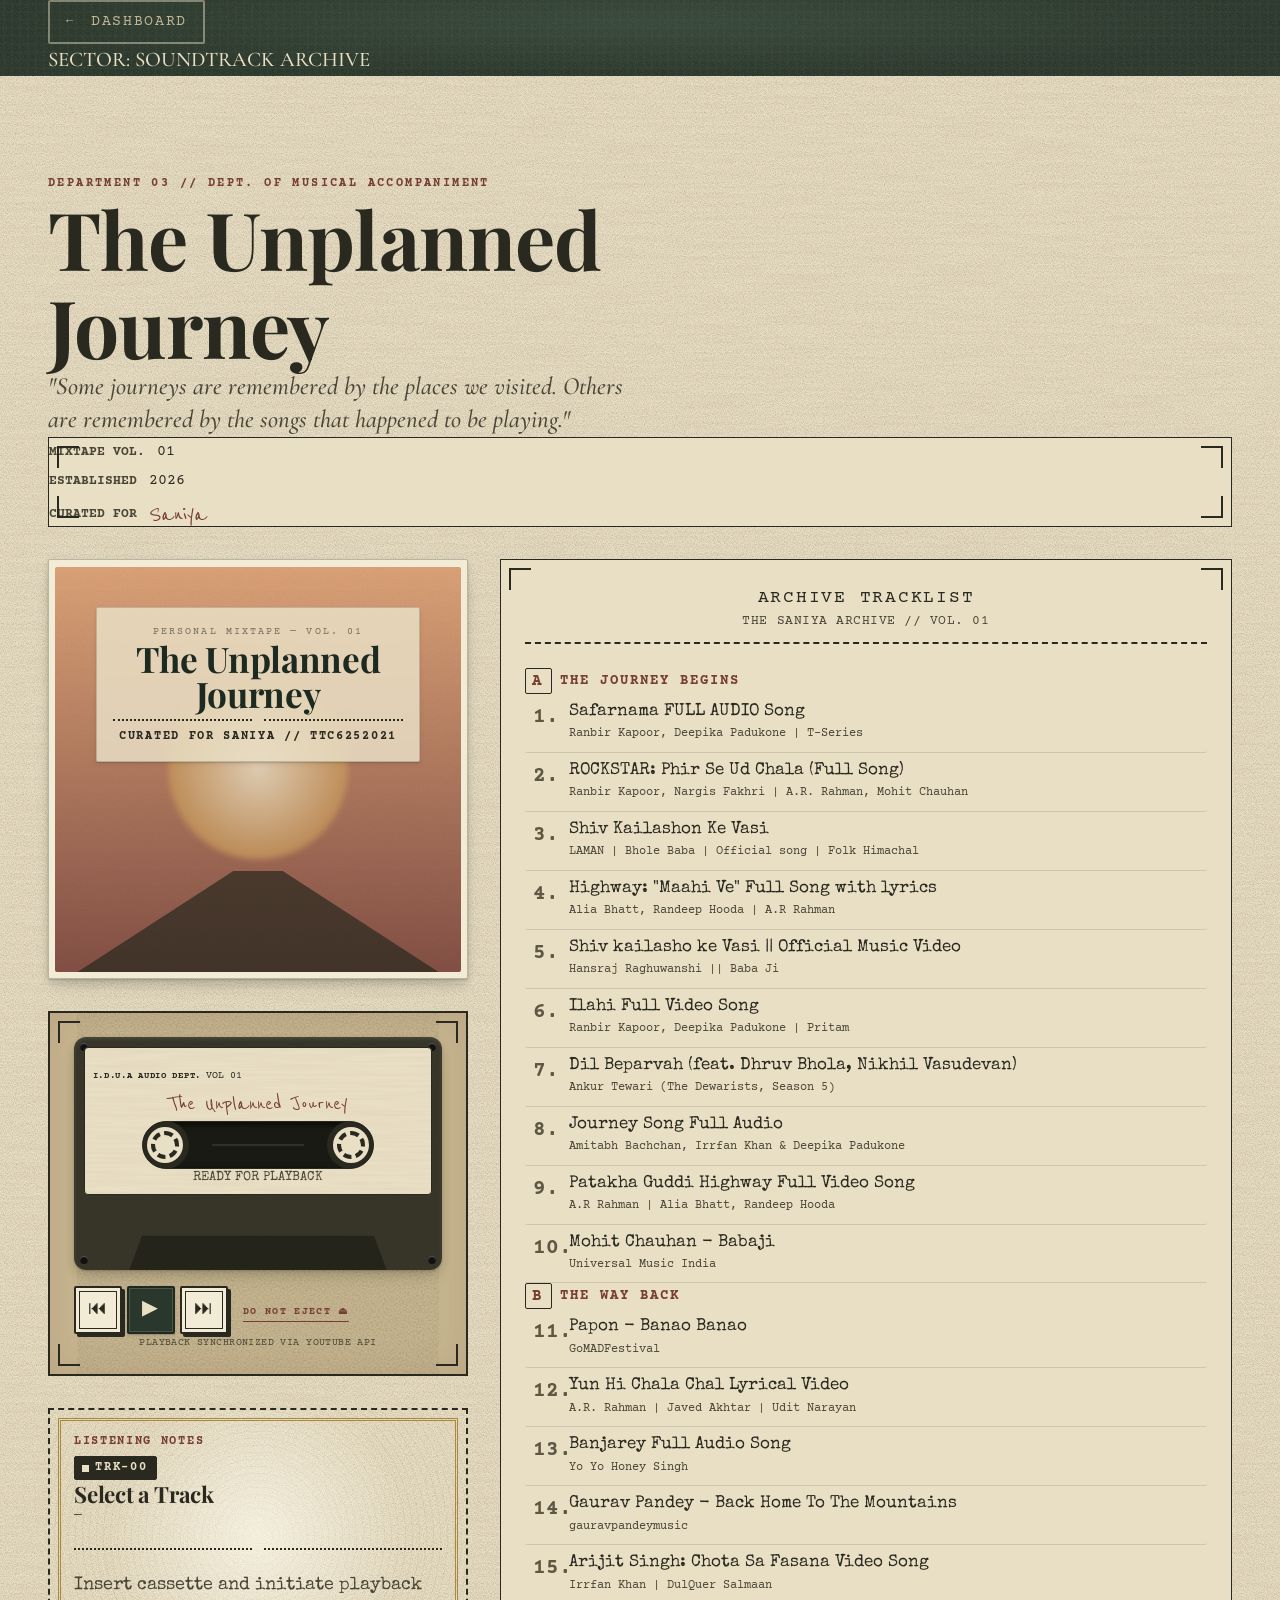
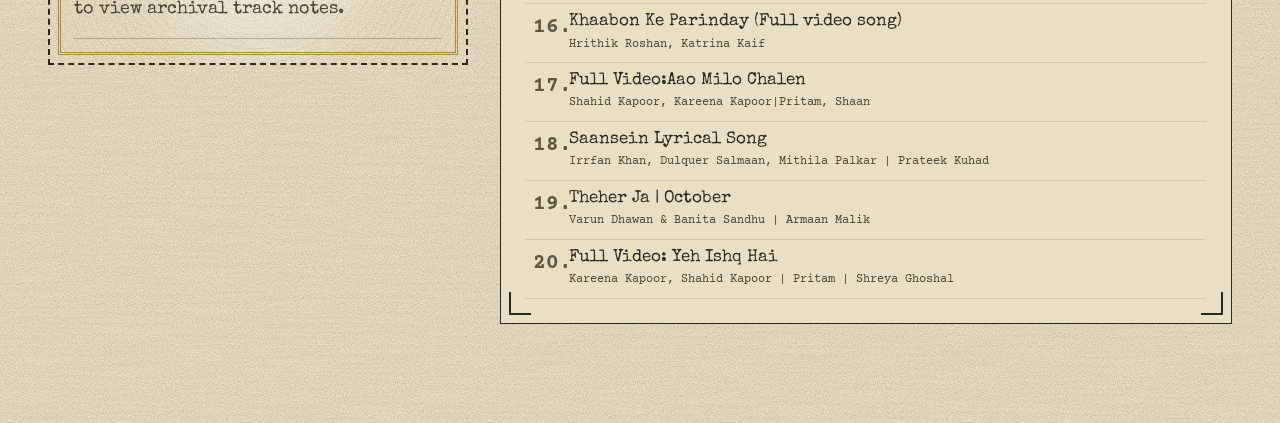
<file: soundtrack.html>
<!DOCTYPE html>
<html lang="en" class="no-js">
<head>
  <meta charset="utf-8">
  <meta name="viewport" content="width=device-width, initial-scale=1, viewport-fit=cover">
  <meta name="theme-color" content="#29372C">
  <title>Soundtrack Archive · The Saniya Archive</title>
  <meta name="description" content="A personal music collection belonging to the fictional travel archive.">

  <!-- Fonts -->
  <link rel="preconnect" href="https://fonts.googleapis.com">
  <link rel="preconnect" href="https://fonts.gstatic.com" crossorigin>
  <link href="https://fonts.googleapis.com/css2?family=Cormorant+Garamond:ital,wght@0,500;0,600;0,700;1,500&family=Courier+Prime:ital,wght@0,400;0,700;1,400&family=Playfair+Display:wght@600;700;800&family=Reenie+Beanie&family=Special+Elite&display=swap" rel="stylesheet">

  <!-- Core Design System -->
  <link rel="stylesheet" href="css/style.css">
  <link rel="stylesheet" href="css/animations.css">
  <link rel="stylesheet" href="css/responsive.css">
  
  <!-- Soundtrack Specific Styles -->
  <link rel="stylesheet" href="css/soundtrack.css">
</head>
<body class="surface-grain page-enter">
  <a class="skip-link" href="#soundtrack-main">Skip to soundtrack</a>

  <!-- A. ARCHIVE HEADER -->
  <header class="archive-header surface-forest no-print">
    <div class="container container--max header-inner">
      <div class="header-brand">
        <a href="dashboard.html" class="btn btn--secondary btn--sm on-dark" style="border-color: var(--border-on-dark); color: var(--text-inverse-muted);" aria-label="Return to Dashboard">
          ← <span class="t-doc hidden-mobile" style="margin-left: 0.5rem;">DASHBOARD</span>
        </a>
      </div>
      <div class="header-meta">
        <span class="header-indicator">SECTOR: SOUNDTRACK ARCHIVE</span>
      </div>
    </div>
  </header>

  <!-- MAIN SOUNDTRACK VIEW -->
  <main id="soundtrack-main" class="container container--max section">
    
    <!-- B. INTRODUCTION -->
    <section class="registry-intro flex-between mb-6 stagger">
      <div class="intro-text" style="max-width: 38rem;">
        <p class="t-eyebrow">Department 03 // Dept. of Musical Accompaniment</p>
        <h1 class="t-display mt-2">The Unplanned Journey</h1>
        <p class="t-subhead mt-2">"Some journeys are remembered by the places we visited. Others are remembered by the songs that happened to be playing."</p>
      </div>
      <div class="intro-meta surface-parchment border-ink p-4 frame-corners" style="min-width: 16rem;">
        <div class="doc-field"><span class="doc-field__label">MIXTAPE VOL.</span><span class="t-doc font-bold">01</span></div>
        <div class="doc-field"><span class="doc-field__label">ESTABLISHED</span><span class="t-doc font-bold">2026</span></div>
        <div class="doc-field"><span class="doc-field__label">CURATED FOR</span><span class="t-hand t-accent" style="font-size: 1.6rem; transform: translateY(4px); display: inline-block;">Saniya</span></div>
      </div>
    </section>

    <div class="grid grid--custom mt-6">
      
      <!-- C. THE LISTENING ROOM (Left Column) -->
      <div class="listening-room stack stack--lg">
        
        <!-- 1. Original Vintage Album Cover -->
        <div class="album-cover-wrapper lift" aria-label="Album cover: The Unplanned Journey">
          <div class="album-cover">
            <!-- CSS Illustrated Artwork -->
            <div class="album-art-sun"></div>
            <div class="album-art-road"></div>
            <!-- Cover Typography -->
            <div class="album-cover-text t-center">
              <p class="t-doc t-caps mb-1" style="font-size: 0.65rem; letter-spacing: 0.2em; color: rgba(41,41,31,0.6);">Personal Mixtape — Vol. 01</p>
              <h2 class="t-display" style="color: var(--forest-deep); line-height: 1; font-size: 2.2rem;">The Unplanned<br>Journey</h2>
              <div class="divider divider--dotted" style="border-color: rgba(41,41,31,0.3); margin-block: 0.5rem;"></div>
              <p class="t-label" style="color: var(--ink);">CURATED FOR SANIYA // TTC6252021</p>
            </div>
          </div>
        </div>

        <!-- 2. The Interactive Cassette Player -->
        <div class="cassette-deck surface-aged border-ink-2 frame-corners">
          
          <div class="cassette-physical mb-4" id="cassette-visual">
            <div class="cassette-shell">
              <div class="cassette-screws top-left"></div>
              <div class="cassette-screws top-right"></div>
              <div class="cassette-screws bottom-left"></div>
              <div class="cassette-screws bottom-right"></div>
              
              <div class="cassette-label surface-parchment border-ink">
                <div class="label-header flex-between mb-1">
                  <span class="t-doc t-caps" style="font-size: 0.55rem; font-weight: bold;">I.D.U.A Audio Dept.</span>
                  <span class="t-doc font-bold" style="font-size: 0.65rem;">VOL 01</span>
                </div>
                <div class="label-title t-center mb-1">
                  <span class="t-hand" style="font-size: 1.5rem; line-height: 1; color: var(--oxide);">The Unplanned Journey</span>
                </div>
                
                <div class="tape-window border-ink">
                  <div class="reel reel-left"><div class="reel-teeth"></div></div>
                  <div class="tape-bridge"></div>
                  <div class="reel reel-right"><div class="reel-teeth"></div></div>
                </div>

                <div class="label-footer mt-2 t-center">
                  <p class="t-note text-muted" style="font-size: 0.8rem;" id="cassette-status">READY FOR PLAYBACK</p>
                </div>
              </div>
              <div class="cassette-bottom-trap"></div>
            </div>
          </div>

          <!-- Controls -->
          <div class="cassette-controls flex-between">
            <button class="btn btn--doc control-btn" id="btn-prev" aria-label="Previous Track">
              <span class="control-icon">⏮</span>
            </button>
            <button class="btn btn--primary control-btn play-btn" id="btn-play-pause" aria-label="Play or Pause">
              <span class="control-icon" id="play-icon">▶</span>
            </button>
            <button class="btn btn--doc control-btn" id="btn-next" aria-label="Next Track">
              <span class="control-icon">⏭</span>
            </button>
            <button class="btn btn--text control-btn eject-btn" id="btn-eject" aria-label="Eject Cassette">
              <span class="t-label text-muted" style="font-size: 0.6rem;">DO NOT EJECT ⏏</span>
            </button>
          </div>

          <!-- Invisible YouTube Player Target -->
          <div id="yt-player-container" style="position: absolute; width: 1px; height: 1px; opacity: 0; pointer-events: none;"></div>
          <p class="t-meta text-muted t-center mt-3" style="font-size: 0.65rem;">PLAYBACK SYNCHRONIZED VIA YOUTUBE API</p>

        </div>

        <!-- 3. Listening Notes (Revealed on play) -->
        <article class="listening-notes surface-certificate border-dashed p-5 lift" id="listening-notes-card">
          <div class="flex-between mb-3">
            <h3 class="t-label t-accent">Listening Notes</h3>
            <span class="badge badge--classified" id="track-id-badge">TRK-00</span>
          </div>
          <h4 class="t-display mb-1" id="note-title" style="font-size: 1.4rem;">Select a Track</h4>
          <p class="t-meta text-muted mb-3" id="note-artist">—</p>
          <div class="divider divider--dotted"></div>
          <p class="t-note text-secondary mt-3" id="note-description">Insert cassette and initiate playback to view archival track notes.</p>
          
          <div class="mt-4 pt-3 flex-between" style="border-top: 1px solid var(--border-soft);">
            <a href="#" target="_blank" rel="noopener noreferrer" id="external-link-btn" class="btn btn--text btn--sm" style="display: none;">Open Original Source ↗</a>
          </div>
        </article>

      </div>

      <!-- D. THE MIXTAPE INSERT (Right Column: Tracklist) -->
      <div class="mixtape-insert surface-parchment border-ink frame-corners p-5 shadow-floating">
        <header class="doc-header mb-5" style="border-bottom: 2px dashed var(--border-ink); padding-bottom: var(--sp-3);">
          <h3 class="t-doc font-bold t-caps" style="font-size: 1.1rem; letter-spacing: 0.1em;">Archive Tracklist</h3>
          <p class="t-meta text-muted mt-1">THE SANIYA ARCHIVE // VOL. 01</p>
        </header>

        <!-- Side A -->
        <div class="tracklist-side mb-5">
          <h4 class="t-label t-accent mb-3" style="font-size: 0.9rem; display: flex; align-items: center; gap: 0.5rem;">
            <span class="side-badge border-ink">A</span> THE JOURNEY BEGINS
          </h4>
          <ul class="tracklist-ul" id="tracklist-side-a">
            <!-- Populated via JS -->
          </ul>
        </div>

        <!-- Side B -->
        <div class="tracklist-side">
          <h4 class="t-label t-accent mb-3" style="font-size: 0.9rem; display: flex; align-items: center; gap: 0.5rem;">
            <span class="side-badge border-ink">B</span> THE WAY BACK
          </h4>
          <ul class="tracklist-ul" id="tracklist-side-b">
            <!-- Populated via JS -->
          </ul>
        </div>
      </div>

    </div>
  </main>

  <!-- Easter Egg Toast Container -->
  <div id="toast-container" class="toast-container" aria-live="polite"></div>

  <!-- Load YouTube IFrame API -->
  <script src="https://www.youtube.com/iframe_api"></script>
  <script src="js/soundtrack.js"></script>
</body>
</html>
</file>
<file: css/style.css>
/* ==========================================================================
   THE SANIYA ARCHIVE — style.css
   Stage 02 · Design System & Visual Identity
   --------------------------------------------------------------------------
   Contents
     01  Design tokens (colour, type, space, shadow, z-index, motion)
     02  Reset & base elements
     03  Typography classes
     04  Layout utilities (container, stack, grid, cluster)
     05  Paper surfaces & textures
     06  Borders, frames & dividers
     07  Buttons
     08  Form fields (fill-in-the-blank style)
     09  Cards (parchment, passport, document, classified, polaroid, ticket)
     10  Badges & labels
     11  Document components (header, serial, fields, signature, seal, barcode…)
     12  Stamps (CSS impression system)
     13  Envelope (structure only; motion lives in animations.css)
     14  Icons
     15  Utilities

   Naming: block, block__element, block--modifier. No framework, no prefix.
   Mobile-first: everything here is the mobile baseline. Larger screens are
   handled in responsive.css. Motion is handled in animations.css.
   ========================================================================== */


/* ==========================================================================
   01  DESIGN TOKENS
   ========================================================================== */
:root {

  /* ---- Raw palette ------------------------------------------------------ */
  /* Brief-mandated primaries */
  --parchment:      #E9DFC5;
  --aged-paper:     #C6B58F;
  --ink:            #29291F;
  --forest:         #29372C;
  --oxide:          #763E35;

  /* Supporting tones */
  --dusty-cream:    #F2EBD6;   /* lightest paper, raised surfaces      */
  --warm-beige:     #D9CBA6;   /* secondary background                 */
  --faded-brown:    #8A6F4D;   /* stains, faded print, archived        */
  --antique-gold:   #A98A3D;   /* seals, rules, ornaments              */
  --gold-light:     #CDAE66;   /* gold on dark surfaces                */
  --muted-olive:    #5F6238;   /* approved / field tones               */
  --ink-soft:       #4A4636;   /* secondary text                       */
  --ink-muted:      #5E5843;   /* tertiary text (AA on parchment)      */
  --forest-deep:    #1D2A21;
  --forest-light:   #3A4F40;
  --oxide-deep:     #5A2E27;
  --oxide-light:    #93534A;
  --stamp-teal:     #2F6F7E;   /* the oval "CALL ME IF YOU GET LOST" ink */
  --stamp-blue:     #2C4F7C;   /* "certified by" ink                   */

  /* ---- Semantic colour -------------------------------------------------- */
  /* Backgrounds */
  --bg-primary:     var(--parchment);
  --bg-secondary:   var(--warm-beige);
  --bg-aged:        var(--aged-paper);
  --bg-inverse:     var(--forest);
  --bg-inverse-deep:var(--forest-deep);

  /* Surfaces */
  --surface:        var(--dusty-cream);
  --surface-raised: #F7F1E0;
  --surface-sunken: var(--warm-beige);
  --surface-dark:   var(--forest);

  /* Text */
  --text-primary:   var(--ink);
  --text-secondary: var(--ink-soft);
  --text-muted:     var(--ink-muted);
  --text-inverse:   var(--parchment);
  --text-inverse-muted: #BFB597;
  --text-accent:    var(--oxide);
  --text-link:      var(--oxide);

  /* Accents */
  --accent-primary:   var(--forest);
  --accent-secondary: var(--oxide);
  --accent-gold:      var(--antique-gold);

  /* Borders */
  --border-ink:     var(--ink);
  --border-soft:    rgba(41, 41, 31, 0.28);
  --border-faint:   rgba(41, 41, 31, 0.14);
  --border-gold:    var(--antique-gold);
  --border-on-dark: rgba(233, 223, 197, 0.45);

  /* Interactive states */
  --interactive:         var(--forest);
  --interactive-hover:   var(--forest-light);
  --interactive-active:  var(--forest-deep);
  --interactive-wash:    rgba(41, 55, 44, 0.08);   /* hover tint on paper */
  --interactive-wash-strong: rgba(41, 55, 44, 0.16);
  --focus-ring:          var(--stamp-teal);
  --focus-ring-on-dark:  var(--gold-light);
  --disabled-bg:         rgba(41, 41, 31, 0.08);
  --disabled-text:       rgba(41, 41, 31, 0.45);
  --disabled-border:     rgba(41, 41, 31, 0.25);

  /* Status */
  --success:        #3F5B34;
  --success-wash:   rgba(63, 91, 52, 0.12);
  --warning:        #7A5212;
  --warning-wash:   rgba(169, 138, 61, 0.2);
  --danger:         var(--oxide);
  --danger-wash:    rgba(118, 62, 53, 0.12);
  --info:           var(--stamp-teal);
  --info-wash:      rgba(47, 111, 126, 0.12);

  /* ---- Typography ------------------------------------------------------- */
  --font-display: "Playfair Display", "Times New Roman", Georgia, serif;  /* headings            */
  --font-doc:     "Courier Prime", "Courier New", Courier, monospace;      /* official documents  */
  --font-type:    "Special Elite", "Courier New", Courier, monospace;      /* typewriter notes    */
  --font-serif:   "Cormorant Garamond", Georgia, "Times New Roman", serif; /* body / supporting   */
  --font-hand:    "Reenie Beanie", "Special Elite", cursive;               /* filled-in fields & signatures only */

  /* Fluid type scale (mobile-first; clamp handles every width) */
  --fs-display:   clamp(2.6rem, 1.6rem + 5.2vw, 5rem);
  --fs-h1:        clamp(2.1rem, 1.5rem + 3vw, 3.4rem);
  --fs-h2:        clamp(1.6rem, 1.25rem + 1.8vw, 2.4rem);
  --fs-h3:        clamp(1.25rem, 1.1rem + 0.8vw, 1.65rem);
  --fs-lead:      clamp(1.3rem, 1.2rem + 0.5vw, 1.55rem);
  --fs-body:      1.25rem;     /* Cormorant runs small; 20px reads as ~16px */
  --fs-body-sm:   1.1rem;
  --fs-doc:       0.9375rem;   /* 15px Courier Prime body inside documents  */
  --fs-meta:      0.8125rem;   /* 13px metadata                             */
  --fs-label:     0.75rem;     /* 12px uppercase labels                     */
  --fs-note:      1.1rem;      /* Special Elite annotations                 */
  --fs-hand:      1.9rem;      /* Reenie Beanie is small on the line        */

  --lh-tight:     1.1;
  --lh-heading:   1.2;
  --lh-snug:      1.35;
  --lh-body:      1.55;
  --lh-doc:       1.6;

  --ls-tight:    -0.01em;
  --ls-normal:    0;
  --ls-wide:      0.08em;
  --ls-label:     0.14em;
  --ls-stamp:     0.2em;

  --fw-regular:   400;
  --fw-medium:    500;
  --fw-semibold:  600;
  --fw-bold:      700;

  /* ---- Spacing (4px base, rem) ----------------------------------------- */
  --sp-0:   0;
  --sp-1:   0.25rem;   /*  4 */
  --sp-2:   0.5rem;    /*  8 */
  --sp-3:   0.75rem;   /* 12 */
  --sp-4:   1rem;      /* 16 */
  --sp-5:   1.5rem;    /* 24 */
  --sp-6:   2rem;      /* 32 */
  --sp-7:   3rem;      /* 48 */
  --sp-8:   4rem;      /* 64 */
  --sp-9:   6rem;      /* 96 */

  --section-space:  clamp(3rem, 2rem + 5vw, 6rem);
  --gutter:         1rem;               /* raised in responsive.css */
  --card-pad:       var(--sp-5);
  --card-pad-sm:    var(--sp-4);
  --touch-min:      48px;               /* minimum interactive target */

  /* ---- Widths ----------------------------------------------------------- */
  --w-narrow:   34rem;    /* single document / form          */
  --w-content:  44rem;    /* reading column                  */
  --w-wide:     64rem;    /* card grids                      */
  --w-max:      76rem;    /* showcase / desktop chrome       */

  /* ---- Radius (documents are square; the licence card is the exception) -- */
  --radius-0:       0;
  --radius-1:       2px;
  --radius-2:       4px;
  --radius-license: 1.6rem;   /* rounded passport / licence card corner */
  --radius-round:   50%;

  /* ---- Shadows (printed paper, never glossy UI) ------------------------ */
  --shadow-1: 0 1px 1px rgba(41, 41, 31, 0.18), 0 2px 4px rgba(41, 41, 31, 0.1);
  --shadow-2: 0 1px 2px rgba(41, 41, 31, 0.2), 0 4px 8px rgba(41, 41, 31, 0.14), 0 10px 18px -6px rgba(41, 41, 31, 0.16);
  --shadow-3: 0 2px 3px rgba(41, 41, 31, 0.22), 0 8px 16px rgba(41, 41, 31, 0.16), 0 22px 36px -10px rgba(41, 41, 31, 0.28);
  --shadow-stack: 0 2px 0 var(--dusty-cream), 0 3px 0 rgba(41, 41, 31, 0.28),
                  0 5px 0 var(--surface), 0 6px 0 rgba(41, 41, 31, 0.2),
                  0 14px 22px -6px rgba(41, 41, 31, 0.32);
  --shadow-hard:  3px 3px 0 var(--ink);
  --shadow-edge:  inset 0 0 36px rgba(118, 62, 53, 0.14);     /* aged paper edge burn */
  --shadow-press: inset 0 2px 5px rgba(41, 41, 31, 0.35);
  --shadow-photo: 0 2px 3px rgba(41, 41, 31, 0.3), 0 10px 18px -4px rgba(41, 41, 31, 0.4);

  /* ---- Layers ----------------------------------------------------------- */
  --z-below:    -1;
  --z-base:      0;
  --z-content:   1;
  --z-raised:   10;
  --z-stamp:    20;
  --z-sticky:  100;
  --z-overlay: 500;
  --z-modal:  1000;
  --z-toast:  1100;

  /* ---- Motion ----------------------------------------------------------- */
  --dur-fast:   150ms;
  --dur-base:   280ms;
  --dur-slow:   600ms;
  --dur-reveal: 700ms;
  --ease-paper: cubic-bezier(0.22, 0.61, 0.36, 1);   /* soft settle  */
  --ease-stamp: cubic-bezier(0.3, 0.8, 0.3, 1);      /* quick press  */
  --ease-flip:  cubic-bezier(0.45, 0.05, 0.25, 1);

  /* ---- Texture assets (paths are relative to this stylesheet) ----------- */
  --tx-grain:   url("../assets/textures/grain.svg");
  --tx-fibers:  url("../assets/textures/fibers.svg");
  --tx-stain:   url("../assets/textures/stain.svg");
  --tx-scuff:   url("../assets/textures/scuff.svg");
  --tx-weave:   url("../assets/textures/weave.svg");
  --tx-ink-mask:url("../assets/textures/ink-mask.svg");
  --img-star:       url("../assets/icons/star.svg");
  --img-star-light: url("../assets/icons/star-light.svg");
}


/* ==========================================================================
   02  RESET & BASE
   ========================================================================== */
*,
*::before,
*::after { box-sizing: border-box; }

html {
  -webkit-text-size-adjust: 100%;
  text-size-adjust: 100%;
  scroll-behavior: smooth;
  color-scheme: light;
}

body {
  margin: 0;
  min-height: 100vh;
  min-height: 100dvh;
  font-family: var(--font-serif);
  font-size: var(--fs-body);
  font-weight: var(--fw-medium);
  line-height: var(--lh-body);
  color: var(--text-primary);
  background-color: var(--bg-primary);
  background-image: var(--tx-grain), var(--tx-fibers);
  background-size: 240px 240px, 420px 420px;
  -webkit-font-smoothing: antialiased;
  -moz-osx-font-smoothing: grayscale;
  text-rendering: optimizeLegibility;
  overflow-x: hidden;
  /* keep content clear of phone notches / home bars */
  padding-left:  env(safe-area-inset-left);
  padding-right: env(safe-area-inset-right);
}

img, svg, video, canvas { display: block; max-width: 100%; height: auto; }
img { font-style: italic; }   /* alt text reads as a caption if an image fails */

h1, h2, h3, h4, h5, h6, p, figure, blockquote, dl, dd { margin: 0; }
ul, ol { margin: 0; padding: 0; list-style: none; }

button, input, select, textarea { font: inherit; color: inherit; }
button { cursor: pointer; }

a {
  color: var(--text-link);
  text-decoration-thickness: 1px;
  text-underline-offset: 0.2em;
  transition: color var(--dur-fast) var(--ease-paper);
}
a:hover { color: var(--oxide-deep); text-decoration-thickness: 2px; }

::selection { background: var(--forest); color: var(--parchment); }

:focus-visible {
  outline: 3px solid var(--focus-ring);
  outline-offset: 3px;
}
.on-dark :focus-visible,
.surface-forest :focus-visible { outline-color: var(--focus-ring-on-dark); }

[hidden] { display: none !important; }

.visually-hidden {
  position: absolute !important;
  width: 1px; height: 1px;
  margin: -1px; padding: 0; border: 0;
  overflow: hidden;
  clip: rect(0 0 0 0);
  clip-path: inset(50%);
  white-space: nowrap;
}

.skip-link {
  position: absolute;
  left: var(--sp-4); top: -4rem;
  z-index: var(--z-toast);
  padding: var(--sp-3) var(--sp-4);
  background: var(--ink); color: var(--parchment);
  font-family: var(--font-doc); font-size: var(--fs-meta);
  text-decoration: none;
}
.skip-link:focus { top: var(--sp-4); }


/* ==========================================================================
   03  TYPOGRAPHY CLASSES
   Each font has one job:
     Playfair Display ........ headings
     Courier Prime ........... anything printed on an official document
     Special Elite ........... typewritten annotations / notes
     Cormorant Garamond ...... body & supporting prose
     Reenie Beanie ........... ink written by hand (filled fields, signatures)
   ========================================================================== */
.t-display {
  font-family: var(--font-display);
  font-size: var(--fs-display);
  font-weight: var(--fw-bold);
  line-height: var(--lh-tight);
  letter-spacing: var(--ls-tight);
  text-wrap: balance;
}
.t-h1, h1 {
  font-family: var(--font-display);
  font-size: var(--fs-h1);
  font-weight: var(--fw-bold);
  line-height: var(--lh-heading);
  letter-spacing: var(--ls-tight);
  text-wrap: balance;
}
.t-h2, h2 {
  font-family: var(--font-display);
  font-size: var(--fs-h2);
  font-weight: var(--fw-semibold);
  line-height: var(--lh-heading);
  text-wrap: balance;
}
.t-h3, h3 {
  font-family: var(--font-display);
  font-size: var(--fs-h3);
  font-weight: var(--fw-semibold);
  line-height: var(--lh-snug);
}
.t-subhead {
  font-family: var(--font-serif);
  font-size: var(--fs-lead);
  font-style: italic;
  font-weight: var(--fw-medium);
  line-height: var(--lh-snug);
  color: var(--text-secondary);
}
.t-lead {
  font-size: var(--fs-lead);
  line-height: var(--lh-snug);
  text-wrap: pretty;
}
.t-body    { font-size: var(--fs-body);    line-height: var(--lh-body); text-wrap: pretty; }
.t-body-sm { font-size: var(--fs-body-sm); line-height: var(--lh-body); }

.t-doc {
  font-family: var(--font-doc);
  font-size: var(--fs-doc);
  line-height: var(--lh-doc);
  font-weight: var(--fw-regular);
}
.t-meta {
  font-family: var(--font-doc);
  font-size: var(--fs-meta);
  line-height: var(--lh-snug);
  letter-spacing: 0.04em;
  color: var(--text-secondary);
}
.t-label {
  font-family: var(--font-doc);
  font-size: var(--fs-label);
  font-weight: var(--fw-bold);
  line-height: 1.3;
  letter-spacing: var(--ls-label);
  text-transform: uppercase;
}
.t-note {
  font-family: var(--font-type);
  font-size: var(--fs-note);
  line-height: var(--lh-snug);
  color: var(--text-secondary);
}
.t-hand {
  font-family: var(--font-hand);
  font-size: var(--fs-hand);
  line-height: 1;
  color: var(--forest);
}
.t-eyebrow {
  font-family: var(--font-doc);
  font-size: var(--fs-label);
  font-weight: var(--fw-bold);
  letter-spacing: var(--ls-stamp);
  text-transform: uppercase;
  color: var(--text-accent);
}
.t-caps  { text-transform: uppercase; letter-spacing: var(--ls-wide); }
.t-center { text-align: center; }
.t-accent { color: var(--text-accent); }
.t-muted  { color: var(--text-muted); }

/* Prose: default long-form reading styles */
.prose > * + * { margin-top: var(--sp-4); }
.prose p { text-wrap: pretty; max-width: 62ch; }
.prose em { font-style: italic; }
.prose strong { font-weight: var(--fw-bold); }
.prose blockquote {
  padding-left: var(--sp-4);
  border-left: 3px double var(--border-gold);
  font-style: italic;
  color: var(--text-secondary);
}
/* A drop cap for editorial openings */
.dropcap::first-letter {
  float: left;
  font-family: var(--font-display);
  font-weight: var(--fw-bold);
  font-size: 3.6em;
  line-height: 0.82;
  padding: 0.06em 0.1em 0 0;
  color: var(--oxide);
}


/* ==========================================================================
   04  LAYOUT UTILITIES
   ========================================================================== */
.container {
  width: min(100% - 2 * var(--gutter), var(--w-wide));
  margin-inline: auto;
}
.container--narrow  { width: min(100% - 2 * var(--gutter), var(--w-narrow)); }
.container--content { width: min(100% - 2 * var(--gutter), var(--w-content)); }
.container--max     { width: min(100% - 2 * var(--gutter), var(--w-max)); }

.section { padding-block: var(--section-space); }
.section--tight { padding-block: calc(var(--section-space) / 2); }

/* Vertical rhythm: space children by --stack-gap */
.stack > * + * { margin-top: var(--stack-gap, var(--sp-4)); }
.stack--sm { --stack-gap: var(--sp-2); }
.stack--lg { --stack-gap: var(--sp-6); }

/* Horizontal wrapping group (buttons, badges) */
.cluster {
  display: flex;
  flex-wrap: wrap;
  align-items: center;
  gap: var(--cluster-gap, var(--sp-3));
}
.cluster--center { justify-content: center; }
.cluster--lg { --cluster-gap: var(--sp-5); }

/* Grids collapse to one column on mobile; responsive.css widens them */
.grid { display: grid; gap: var(--grid-gap, var(--sp-5)); }
.grid--2, .grid--3, .grid--4 { grid-template-columns: 1fr; }
.grid--auto { grid-template-columns: repeat(auto-fit, minmax(min(100%, 16rem), 1fr)); }
.grid--center { justify-items: center; }

/* Image behaviour */
.img-cover { width: 100%; height: 100%; object-fit: cover; }
.img-ratio { aspect-ratio: var(--ratio, 4 / 3); overflow: hidden; }
.img-ratio > img { width: 100%; height: 100%; object-fit: cover; }
.img-sepia { filter: sepia(0.35) contrast(0.96) saturate(0.85); }


/* ==========================================================================
   05  PAPER SURFACES & TEXTURES
   Seven reusable surfaces. All set their own text colour, so a section can
   swap surface without touching anything inside it.
     .surface-parchment   clean parchment
     .surface-aged        aged paper with edge burn
     .surface-grain       parchment with visible grain & fibres
     .surface-forest      dark forest-green document stock
     .surface-letter      old ruled letter paper
     .surface-certificate parchment + guilloche + gold inner rule
     .surface-distressed  stained, scuffed document
   Textures are small tiling SVGs (<2 KB each) in assets/textures/.
   ========================================================================== */
.surface-parchment {
  color: var(--text-primary);
  background-color: var(--parchment);
}

.surface-grain {
  color: var(--text-primary);
  background-color: var(--parchment);
  background-image: var(--tx-grain), var(--tx-fibers);
  background-size: 240px 240px, 420px 420px;
}

.surface-aged {
  color: var(--text-primary);
  background-color: var(--aged-paper);
  background-image:
    radial-gradient(ellipse at 50% 45%, rgba(242, 235, 214, 0.5) 0%, rgba(242, 235, 214, 0) 70%),
    var(--tx-fibers),
    var(--tx-grain);
  background-size: 100% 100%, 420px 420px, 240px 240px;
  box-shadow: var(--shadow-edge);
}

.surface-forest {
  color: var(--text-inverse);
  background-color: var(--forest);
  background-image:
    radial-gradient(ellipse at 50% 30%, rgba(90, 120, 96, 0.28) 0%, rgba(41, 55, 44, 0) 70%),
    var(--tx-weave),
    var(--tx-grain);
  background-size: 100% 100%, 8px 8px, 240px 240px;
  --text-secondary: var(--text-inverse-muted);
  --text-muted: var(--text-inverse-muted);
  --text-accent: var(--gold-light);
  --text-link: var(--gold-light);
  --border-ink: var(--parchment);
  --border-soft: var(--border-on-dark);
}

/* Cream stock with faint rules and a left margin line, like a written letter. */
.surface-letter {
  color: var(--text-primary);
  background-color: var(--dusty-cream);
  background-image:
    linear-gradient(90deg, transparent 3.2rem, rgba(118, 62, 53, 0.28) 3.2rem,
      rgba(118, 62, 53, 0.28) calc(3.2rem + 1px), transparent calc(3.2rem + 1px)),
    repeating-linear-gradient(180deg, transparent 0, transparent 1.74rem,
      rgba(47, 111, 126, 0.2) 1.74rem, rgba(47, 111, 126, 0.2) calc(1.74rem + 1px)),
    linear-gradient(90deg, rgba(41, 41, 31, 0) 48%, rgba(41, 41, 31, 0.06) 50%, rgba(41, 41, 31, 0) 52%), /* centre fold */
    var(--tx-fibers);
  background-size: 100% 100%, 100% 1.75rem, 100% 100%, 420px 420px;
  background-position: 0 0, 0 1.2rem, 0 0, 0 0;
  line-height: 1.75rem;
}
.surface-letter > * { padding-left: 4rem; }   /* keep text right of the margin line */

/* Certificate: soft lit centre, guilloche rosette, double gold inner rule. */
.surface-certificate {
  position: relative;
  color: var(--text-primary);
  background-color: var(--parchment);
  background-image:
    radial-gradient(circle at 50% 50%, rgba(255, 252, 240, 0.65) 0%, rgba(255, 252, 240, 0) 62%),
    repeating-radial-gradient(circle at 50% 50%, rgba(169, 138, 61, 0.1) 0 1px, transparent 1px 7px),
    var(--tx-grain);
  background-size: 100% 100%, 100% 100%, 240px 240px;
}
.surface-certificate::before {
  content: "";
  position: absolute;
  inset: var(--sp-2);
  border: 3px double var(--border-gold);
  pointer-events: none;
}

/* Distressed: coffee-ring stains, scuffs and a tea-coloured edge. */
.surface-distressed {
  color: var(--text-primary);
  background-color: var(--parchment);
  background-image:
    var(--tx-stain),
    var(--tx-scuff),
    radial-gradient(ellipse at 50% 50%, rgba(233, 223, 197, 0) 55%, rgba(138, 111, 77, 0.35) 100%),
    var(--tx-grain);
  background-size: 140% 140%, 360px 360px, 100% 100%, 240px 240px;
  background-position: 30% 40%, 0 0, 0 0, 0 0;
  box-shadow: var(--shadow-edge);
}


/* ==========================================================================
   06  BORDERS, FRAMES & DIVIDERS
   ========================================================================== */
.border-ink     { border: 1px solid var(--border-ink); }
.border-ink-2   { border: 2px solid var(--border-ink); }
.border-double  { border: 4px double var(--border-ink); }
.border-dashed  { border: 2px dashed var(--border-ink); }
.border-soft    { border: 1px solid var(--border-soft); }
.border-gold    { border: 3px double var(--border-gold); }

/* Inset keyline: a printed rule set inside the paper edge */
.border-inset { position: relative; }
.border-inset::after {
  content: "";
  position: absolute;
  inset: var(--sp-2);
  border: 1px solid var(--border-ink);
  pointer-events: none;
}

/* Decorative corners: four L-shaped brackets, size via --corner-size */
.frame-corners {
  --corner-size: 1.4rem;
  --corner-weight: 2px;
  --corner-color: var(--border-ink);
  --corner-inset: var(--sp-2);
  position: relative;
}
.frame-corners::before {
  content: "";
  position: absolute;
  inset: var(--corner-inset);
  pointer-events: none;
  background:
    linear-gradient(var(--corner-color), var(--corner-color)) top left     / var(--corner-size) var(--corner-weight),
    linear-gradient(var(--corner-color), var(--corner-color)) top left     / var(--corner-weight) var(--corner-size),
    linear-gradient(var(--corner-color), var(--corner-color)) top right    / var(--corner-size) var(--corner-weight),
    linear-gradient(var(--corner-color), var(--corner-color)) top right    / var(--corner-weight) var(--corner-size),
    linear-gradient(var(--corner-color), var(--corner-color)) bottom left  / var(--corner-size) var(--corner-weight),
    linear-gradient(var(--corner-color), var(--corner-color)) bottom left  / var(--corner-weight) var(--corner-size),
    linear-gradient(var(--corner-color), var(--corner-color)) bottom right / var(--corner-size) var(--corner-weight),
    linear-gradient(var(--corner-color), var(--corner-color)) bottom right / var(--corner-weight) var(--corner-size);
  background-repeat: no-repeat;
}
.frame-corners--gold { --corner-color: var(--antique-gold); }

/* Star frame: a ring of stars like the licence card. The stars sit in ::before
   (top & bottom rows) and ::after (left & right columns); `space` repeat keeps
   them evenly distributed with none clipped, at any width. */
.frame-stars {
  --star-size: 1.35rem;
  --star-edge: 0.55rem;
  --star-gap: 0.6rem;
  --star-img-active: var(--img-star);
  position: relative;
  padding: calc(var(--star-edge) + var(--star-size) + var(--sp-4));
}
.frame-stars--light { --star-img-active: var(--img-star-light); }
.frame-stars::before,
.frame-stars::after {
  content: "";
  position: absolute;
  pointer-events: none;
  background-image: var(--star-img-active), var(--star-img-active);
}
.frame-stars::before {
  inset: var(--star-edge);
  background-size: calc(var(--star-size) * 2.3) var(--star-size);   /* wider tile = breathing room */
  background-position: top left, bottom left;
  background-repeat: space no-repeat, space no-repeat;
}
.frame-stars::after {
  inset: calc(var(--star-edge) + var(--star-size) + var(--star-gap)) var(--star-edge);
  background-size: var(--star-size) calc(var(--star-size) * 2.3);
  background-position: top left, top right;
  background-repeat: no-repeat space, no-repeat space;
}
.frame-stars > * { position: relative; z-index: var(--z-content); }

/* Dividers. Optional child (icon / text) sits in the middle. */
.divider {
  display: flex;
  align-items: center;
  gap: var(--sp-3);
  color: var(--border-ink);
  margin-block: var(--sp-5);
}
.divider::before,
.divider::after {
  content: "";
  flex: 1;
  height: 1px;
  background: currentColor;
}
.divider > * { flex: none; font-size: var(--fs-label); }
.divider--double::before,
.divider--double::after { height: 5px; background: none; border-block: 1px solid currentColor; }
.divider--dashed::before,
.divider--dashed::after { background: none; border-top: 2px dashed currentColor; height: 0; }
.divider--dotted::before,
.divider--dotted::after { background: none; border-top: 2px dotted currentColor; height: 0; }
.divider--gold { color: var(--antique-gold); }

/* Ornate: line — diamond — line, no child required */
.divider--ornate { gap: 0; }
.divider--ornate::before { background: linear-gradient(90deg, transparent, currentColor); }
.divider--ornate::after  { background: linear-gradient(270deg, transparent, currentColor); }
.divider--ornate > * { display: none; }
.divider--ornate span:first-child { display: block; }
.divider__diamond {
  display: block;
  width: 0.55rem; height: 0.55rem;
  margin-inline: var(--sp-3);
  background: currentColor;
  transform: rotate(45deg);
}

/* Perforation: the tear-line on a ticket */
.perforation {
  height: 0;
  border-top: 2px dashed var(--border-ink);
  opacity: 0.7;
}


/* ==========================================================================
   07  BUTTONS
   .btn + one of: --primary --secondary --text --doc, optional --danger --sm
   --block. Disabled: [disabled], [aria-disabled="true"] or .is-disabled.
   All hit-targets are at least 48px tall.
   ========================================================================== */
.btn {
  --btn-bg: transparent;
  --btn-fg: var(--ink);
  --btn-border: var(--ink);
  display: inline-flex;
  align-items: center;
  justify-content: center;
  gap: var(--sp-2);
  min-height: var(--touch-min);
  min-width: var(--touch-min);
  padding: 0.7rem 1.5rem;
  font-family: var(--font-doc);
  font-size: var(--fs-meta);
  font-weight: var(--fw-bold);
  letter-spacing: var(--ls-label);
  line-height: 1.2;
  text-transform: uppercase;
  text-decoration: none;
  text-align: center;
  color: var(--btn-fg);
  background: var(--btn-bg);
  border: 2px solid var(--btn-border);
  border-radius: var(--radius-1);
  cursor: pointer;
  -webkit-tap-highlight-color: transparent;
  user-select: none;
  transition:
    background-color var(--dur-fast) var(--ease-paper),
    color var(--dur-fast) var(--ease-paper),
    border-color var(--dur-fast) var(--ease-paper),
    box-shadow var(--dur-fast) var(--ease-paper),
    transform var(--dur-fast) var(--ease-paper);
}
.btn:hover { text-decoration: none; }
.btn:active { transform: translateY(1px); }

/* Primary: forest-green ink block */
.btn--primary {
  --btn-bg: var(--forest);
  --btn-fg: var(--parchment);
  --btn-border: var(--forest-deep);
  box-shadow: inset 0 0 0 1px rgba(233, 223, 197, 0.18), var(--shadow-1);
}
.btn--primary:hover  { --btn-bg: var(--forest-light); color: var(--parchment); }
.btn--primary:active { --btn-bg: var(--forest-deep);  box-shadow: var(--shadow-press); }

/* Secondary: outlined */
.btn--secondary { --btn-border: var(--ink); }
.btn--secondary:hover  { --btn-bg: var(--interactive-wash); color: var(--ink); }
.btn--secondary:active { --btn-bg: var(--interactive-wash-strong); }

/* Text-only */
.btn--text {
  --btn-fg: var(--oxide);
  --btn-border: transparent;
  padding-inline: var(--sp-3);
  text-decoration: underline;
  text-decoration-thickness: 1px;
  text-underline-offset: 0.35em;
}
.btn--text:hover  { --btn-fg: var(--oxide-deep); --btn-bg: var(--danger-wash); text-decoration-thickness: 2px; }
.btn--text:active { --btn-bg: rgba(118, 62, 53, 0.2); }

/* Vintage document button: a paper tag with a hard printed shadow */
.btn--doc {
  --btn-bg: var(--dusty-cream);
  --btn-fg: var(--ink);
  --btn-border: var(--ink);
  font-family: var(--font-type);
  font-weight: var(--fw-regular);
  font-size: 0.95rem;
  letter-spacing: 0.1em;
  padding-inline: 1.75rem;
  box-shadow: var(--shadow-hard), inset 0 0 0 3px var(--dusty-cream), inset 0 0 0 4px var(--ink);
}
.btn--doc:hover  { transform: translate(-1px, -1px); box-shadow: 4px 4px 0 var(--ink), inset 0 0 0 3px var(--dusty-cream), inset 0 0 0 4px var(--ink); }
.btn--doc:active { transform: translate(3px, 3px);   box-shadow: 0 0 0 var(--ink), inset 0 0 0 3px var(--dusty-cream), inset 0 0 0 4px var(--ink); }

/* Modifiers */
.btn--danger  { --btn-bg: var(--oxide); --btn-fg: var(--parchment); --btn-border: var(--oxide-deep); }
.btn--danger:hover  { --btn-bg: var(--oxide-light); color: var(--parchment); }
.btn--danger:active { --btn-bg: var(--oxide-deep); }
.btn--sm    { min-height: 44px; padding: 0.5rem 1rem; font-size: var(--fs-label); }
.btn--block { display: flex; width: 100%; }

/* On dark (forest) surfaces */
.on-dark .btn--primary, .surface-forest .btn--primary {
  --btn-bg: var(--parchment); --btn-fg: var(--forest-deep); --btn-border: var(--parchment);
}
.on-dark .btn--primary:hover, .surface-forest .btn--primary:hover { --btn-bg: #fff9e6; color: var(--forest-deep); }
.on-dark .btn--secondary, .surface-forest .btn--secondary { --btn-fg: var(--parchment); --btn-border: var(--parchment); }
.on-dark .btn--secondary:hover, .surface-forest .btn--secondary:hover { --btn-bg: rgba(233, 223, 197, 0.12); color: var(--parchment); }
.on-dark .btn--text, .surface-forest .btn--text { --btn-fg: var(--gold-light); }

/* Disabled */
.btn:disabled,
.btn[aria-disabled="true"],
.btn.is-disabled {
  --btn-bg: var(--disabled-bg);
  --btn-fg: var(--disabled-text);
  --btn-border: var(--disabled-border);
  color: var(--disabled-text);
  background: var(--disabled-bg);
  border-color: var(--disabled-border);
  border-style: dashed;
  box-shadow: none;
  cursor: not-allowed;
  transform: none;
  text-decoration: none;
  pointer-events: none;
}


/* ==========================================================================
   08  FORM FIELDS
   Fields look like blanks on a printed form: a typed label above a ruled line.
   ========================================================================== */
.input,
.textarea {
  display: block;
  width: 100%;
  min-height: var(--touch-min);
  padding: 0.6rem 0.75rem;
  font-family: var(--font-doc);
  font-size: 1rem;               /* >=16px stops iOS zooming on focus */
  color: var(--ink);
  background: rgba(247, 241, 224, 0.7);
  border: 1px solid var(--border-ink);
  border-bottom-width: 2px;
  border-radius: var(--radius-1);
  transition: background-color var(--dur-fast) var(--ease-paper), box-shadow var(--dur-fast) var(--ease-paper);
}
.input::placeholder, .textarea::placeholder { color: var(--text-muted); font-style: italic; }
.input:hover, .textarea:hover { background: var(--surface-raised); }
.input:focus-visible, .textarea:focus-visible {
  background: var(--surface-raised);
  outline: 3px solid var(--focus-ring);
  outline-offset: 2px;
}
.input:disabled { background: var(--disabled-bg); color: var(--disabled-text); border-style: dashed; cursor: not-allowed; }
.input[aria-invalid="true"] { border-color: var(--danger); box-shadow: inset 3px 0 0 var(--danger); }
.textarea { min-height: 7rem; resize: vertical; line-height: var(--lh-doc); }
.field-label { display: block; margin-bottom: var(--sp-1); }
.field-hint  { margin-top: var(--sp-1); }


/* ==========================================================================
   09  CARDS
   All cards are square-ish paper. Surfaces are combinable:
     <article class="card surface-aged"> … </article>
   ========================================================================== */

/* ---- A. Standard parchment card ---------------------------------------- */
.card {
  position: relative;
  padding: var(--card-pad);
  background-color: var(--surface);
  background-image: var(--tx-grain);
  background-size: 240px 240px;
  border: 1px solid var(--border-ink);
  border-radius: var(--radius-1);
  box-shadow: var(--shadow-2);
  color: var(--text-primary);
}
.card--flat    { box-shadow: none; }
.card--stacked { box-shadow: var(--shadow-stack); }
.card--tight   { padding: var(--card-pad-sm); }
.card__title   { font-family: var(--font-display); font-size: var(--fs-h3); font-weight: var(--fw-semibold); line-height: var(--lh-snug); }
.card__meta    { margin-bottom: var(--sp-2); }
.card__body    { margin-top: var(--sp-3); }
.card__footer  { margin-top: var(--sp-4); padding-top: var(--sp-3); border-top: 1px dashed var(--border-soft); }

/* ---- B. Passport / licence card ----------------------------------------
   Rounded card with a star frame, photo on the left and fields on the right.
   Reproduces the layout of the "Permanent License of Travel". */
.card--passport {
  --star-size: 1.1rem;
  --star-edge: 0.5rem;
  padding-block: calc(var(--star-edge) + var(--star-size) + var(--sp-4));
  border: 2px solid var(--ink);
  border-radius: var(--radius-license);
  box-shadow: var(--shadow-3), inset 0 0 0 1px rgba(242, 235, 214, 0.5), var(--shadow-edge);
  background-color: #EBDDB8;
  background-image:
    radial-gradient(ellipse at 50% 40%, rgba(255, 250, 230, 0.55), rgba(255, 250, 230, 0) 70%),
    var(--tx-stain), var(--tx-fibers), var(--tx-grain);
  background-size: 100% 100%, 160% 160%, 420px 420px, 240px 240px;
  background-position: 0 0, 70% 100%, 0 0, 0 0;
}
.passport__layout { display: grid; gap: var(--sp-5); }
.passport__title {
  font-family: var(--font-doc);
  font-weight: var(--fw-bold);
  font-size: 0.95rem;
  letter-spacing: var(--ls-wide);
  text-transform: uppercase;
  text-align: center;
}
.passport__number {
  margin-top: var(--sp-1);
  font-family: var(--font-doc);
  font-weight: var(--fw-bold);
  font-size: 1.4rem;
  letter-spacing: 0.04em;
  text-align: center;
}

/* ---- C. Document card --------------------------------------------------- */
.card--document {
  padding: var(--sp-5);
  background-color: var(--dusty-cream);
  background-image: var(--tx-fibers), var(--tx-grain);
  background-size: 420px 420px, 240px 240px;
  border: 1px solid var(--ink);
  box-shadow: var(--shadow-2);
  font-family: var(--font-doc);
  font-size: var(--fs-doc);
  line-height: var(--lh-doc);
}
.card--document::after {          /* inner keyline */
  content: "";
  position: absolute;
  inset: 0.4rem;
  border: 1px solid var(--border-soft);
  pointer-events: none;
}
.card--document .card__title { font-family: var(--font-doc); font-weight: var(--fw-bold); text-transform: uppercase; letter-spacing: var(--ls-wide); font-size: 1rem; }

/* ---- D. Classified document card --------------------------------------- */
.card--classified {
  --text-secondary: var(--text-inverse-muted);
  --border-ink: var(--parchment);
  overflow: hidden;
  padding: var(--sp-5);
  padding-top: calc(var(--sp-5) + 1.9rem);
  color: var(--text-inverse);
  background-color: var(--forest);
  background-image:
    radial-gradient(ellipse at 50% 20%, rgba(90, 120, 96, 0.25), rgba(41, 55, 44, 0) 70%),
    var(--tx-weave), var(--tx-grain);
  background-size: 100% 100%, 8px 8px, 240px 240px;
  border: 1px solid var(--forest-deep);
  outline: 1px solid var(--border-on-dark);
  outline-offset: -0.45rem;
  font-family: var(--font-doc);
  font-size: var(--fs-doc);
  line-height: var(--lh-doc);
}
.card--classified::before {       /* diagonal-hatched CLASSIFIED ribbon */
  content: "CLASSIFIED";
  position: absolute;
  inset: 0 0 auto 0;
  padding: 0.35rem 0;
  text-align: center;
  font-weight: var(--fw-bold);
  font-size: var(--fs-label);
  letter-spacing: 0.6em;
  text-indent: 0.6em;
  color: var(--parchment);
  background:
    repeating-linear-gradient(135deg, rgba(0, 0, 0, 0.14) 0 6px, transparent 6px 12px),
    var(--oxide);
  border-bottom: 1px solid var(--oxide-deep);
}
.card--classified .card__title { font-family: var(--font-doc); text-transform: uppercase; letter-spacing: var(--ls-wide); font-size: 1rem; font-weight: var(--fw-bold); }

/* Redaction bar. Reveals on hover/focus so keyboard & touch users can read it
   (tabindex="0" in markup). Text stays in the DOM for screen readers. */
.redact {
  padding: 0 0.25em;
  color: transparent;
  background: var(--ink);
  border-radius: 1px;
  box-decoration-break: clone;
  -webkit-box-decoration-break: clone;
  cursor: help;
  transition: color var(--dur-base) var(--ease-paper), background-color var(--dur-base) var(--ease-paper);
}
.card--classified .redact { background: #0f1511; }
.redact:hover,
.redact:focus-visible,
.redact.is-revealed { color: inherit; background: rgba(118, 62, 53, 0.35); }

/* ---- E. Photograph / Polaroid ------------------------------------------ */
.card--polaroid {
  --tilt: -2deg;
  position: relative;
  max-width: 17rem;
  padding: 0.8rem 0.8rem 0.4rem;
  background-color: #F6F0DF;
  background-image: var(--tx-grain);
  background-size: 240px 240px;
  border: 1px solid rgba(41, 41, 31, 0.25);
  border-radius: var(--radius-1);
  box-shadow: var(--shadow-photo);
  transform: rotate(var(--tilt));
}
.card--polaroid::before {         /* masking-tape strip */
  content: "";
  position: absolute;
  top: -0.8rem; left: 50%;
  width: 5.2rem; height: 1.6rem;
  transform: translateX(-50%) rotate(2deg);
  background: rgba(205, 174, 102, 0.55);
  border-inline: 1px dashed rgba(41, 41, 31, 0.15);
  box-shadow: 0 1px 2px rgba(41, 41, 31, 0.15);
}
.polaroid__photo {
  aspect-ratio: 1 / 1;
  overflow: hidden;
  background:
    radial-gradient(ellipse at 40% 35%, rgba(233, 223, 197, 0.35), transparent 60%),
    linear-gradient(160deg, #6f7a62, #3a4a3c);
  box-shadow: inset 0 0 0 1px rgba(41, 41, 31, 0.5), inset 0 0 18px rgba(0, 0, 0, 0.35);
}
.polaroid__photo > img { width: 100%; height: 100%; object-fit: cover; filter: sepia(0.2) contrast(0.95); }
.polaroid__caption {
  padding: 0.7rem 0.25rem 0.5rem;
  font-family: var(--font-hand);
  font-size: 1.7rem;
  line-height: 1.05;
  text-align: center;
  color: var(--forest);
}
.card--polaroid.tilt-r { --tilt: 2.5deg; }
.card--polaroid.tilt-0 { --tilt: 0deg; }

/* Photo with a thin offset keyline and typewritten caption (as on the licence) */
.photo-frame { position: relative; padding: 0.4rem; border: 1px solid var(--border-soft); }
.photo-frame > img,
.photo-frame__image {
  width: 100%;
  aspect-ratio: 4 / 5;
  object-fit: cover;
  background: linear-gradient(160deg, #6f7a62, #3a4a3c);
  box-shadow: var(--shadow-photo);
}
.photo-frame figcaption {
  margin-top: var(--sp-2);
  font-family: var(--font-doc);
  font-size: 0.75rem;
  font-style: italic;
  color: var(--text-secondary);
}

/* ---- F. Ticket ---------------------------------------------------------- 
   Wrap in .ticket for the drop-shadow (mask would clip a box-shadow):
   <div class="ticket"><article class="card--ticket">…</article></div>
   Put the stub in .ticket__stub; the notch lines up with --stub-y. */
.ticket { filter: drop-shadow(0 2px 2px rgba(41, 41, 31, 0.25)) drop-shadow(0 8px 10px rgba(41, 41, 31, 0.18)); }
.card--ticket {
  --notch: 0.7rem;
  --stub-y: 72%;
  position: relative;
  padding: var(--sp-5);
  background-color: var(--dusty-cream);
  background-image:
    linear-gradient(90deg, rgba(118, 62, 53, 0.08), rgba(118, 62, 53, 0) 18%),
    var(--tx-fibers), var(--tx-grain);
  background-size: 100% 100%, 420px 420px, 240px 240px;
  font-family: var(--font-doc);
  font-size: var(--fs-doc);
  line-height: var(--lh-doc);
  border-radius: var(--radius-1);
  -webkit-mask:
    radial-gradient(circle var(--notch) at 0 var(--stub-y), #0000 97%, #000) left  / 51% 100% no-repeat,
    radial-gradient(circle var(--notch) at 100% var(--stub-y), #0000 97%, #000) right / 51% 100% no-repeat;
          mask:
    radial-gradient(circle var(--notch) at 0 var(--stub-y), #0000 97%, #000) left  / 51% 100% no-repeat,
    radial-gradient(circle var(--notch) at 100% var(--stub-y), #0000 97%, #000) right / 51% 100% no-repeat;
}
.card--ticket::before {           /* dashed ticket border */
  content: "";
  position: absolute;
  inset: 0.45rem;
  border: 2px dashed var(--border-ink);
  opacity: 0.75;
  pointer-events: none;
}
.ticket__route {
  display: flex;
  align-items: center;
  justify-content: space-between;
  gap: var(--sp-3);
  font-family: var(--font-display);
  font-size: var(--fs-h2);
  font-weight: var(--fw-bold);
  line-height: 1;
}
.ticket__route .icon { font-size: 1.4rem; color: var(--oxide); flex: none; }
.ticket__stub {
  margin-top: var(--sp-4);
  padding-top: var(--sp-4);
  border-top: 2px dashed var(--border-ink);
}


/* ==========================================================================
   10  BADGES & LABELS
   Status is carried by shape AND colour (never colour alone).
     approved ● verified ◆ classified ■ pending ○ archived — expired ×
   ========================================================================== */
.badge {
  --badge-fg: var(--ink);
  --badge-bg: transparent;
  --badge-border: var(--ink);
  display: inline-flex;
  align-items: center;
  gap: 0.5em;
  padding: 0.3em 0.7em 0.3em 0.6em;
  font-family: var(--font-doc);
  font-size: var(--fs-label);
  font-weight: var(--fw-bold);
  letter-spacing: var(--ls-label);
  line-height: 1.2;
  text-transform: uppercase;
  white-space: nowrap;
  color: var(--badge-fg);
  background: var(--badge-bg);
  border: 1.5px solid var(--badge-border);
  border-radius: var(--radius-1);
}
.badge::before {
  content: "";
  flex: none;
  width: 0.6em; height: 0.6em;
  background: currentColor;
  border-radius: 50%;
}
.badge--approved   { --badge-fg: var(--success); --badge-bg: var(--success-wash); --badge-border: var(--success); }
.badge--verified   { --badge-fg: var(--stamp-teal); --badge-bg: var(--info-wash); --badge-border: var(--stamp-teal); }
.badge--verified::before { border-radius: 0; transform: rotate(45deg) scale(0.9); }
.badge--classified { --badge-fg: var(--parchment); --badge-bg: var(--ink); --badge-border: var(--ink); }
.badge--classified::before { border-radius: 0; }
.badge--pending    { --badge-fg: var(--warning); --badge-bg: var(--warning-wash); --badge-border: var(--warning); }
.badge--pending::before { background: none; border: 2px solid currentColor; }
.badge--archived   { --badge-fg: var(--faded-brown); --badge-border: var(--faded-brown); border-style: dashed; color: #6D563A; }
.badge--archived::before { width: 0.8em; height: 2px; border-radius: 0; }
.badge--expired    { --badge-fg: var(--oxide); --badge-bg: var(--danger-wash); --badge-border: var(--oxide); text-decoration: line-through; text-decoration-thickness: 1.5px; }
.badge--expired::before {
  background: none; width: 0.8em; height: 0.8em;
  background:
    linear-gradient(45deg,  transparent 42%, currentColor 42% 58%, transparent 58%),
    linear-gradient(-45deg, transparent 42%, currentColor 42% 58%, transparent 58%);
  border-radius: 0;
}
.badge--solid.badge--approved { --badge-fg: var(--parchment); --badge-bg: var(--success); }
.badge--solid.badge--pending  { --badge-fg: var(--ink); --badge-bg: var(--gold-light); --badge-border: var(--antique-gold); }
.badge--solid.badge--expired  { --badge-fg: var(--parchment); --badge-bg: var(--oxide); }

/* Plain label: a typed field heading */
.label {
  display: inline-block;
  padding: 0.15em 0.5em;
  font-family: var(--font-doc);
  font-size: var(--fs-label);
  font-weight: var(--fw-bold);
  letter-spacing: var(--ls-label);
  text-transform: uppercase;
  color: var(--text-secondary);
  border-bottom: 1px solid currentColor;
}
/* Label-maker strip: embossed tape label */
.label--tape {
  color: var(--parchment);
  background: var(--ink);
  border: 0;
  border-radius: 1px;
  letter-spacing: 0.22em;
  box-shadow: 0 1px 0 rgba(255, 255, 255, 0.25) inset;
}


/* ==========================================================================
   11  DOCUMENT COMPONENTS
   ========================================================================== */

/* Official header: agency lines above a double rule */
.doc-header {
  text-align: center;
  padding-bottom: var(--sp-4);
  margin-bottom: var(--sp-5);
  border-bottom: 4px double var(--border-ink);
}
.doc-header__eyebrow {
  font-family: var(--font-doc);
  font-size: var(--fs-label);
  font-weight: var(--fw-bold);
  letter-spacing: var(--ls-stamp);
  text-transform: uppercase;
  color: var(--text-secondary);
}
.doc-header__title {
  margin-top: var(--sp-1);
  font-family: var(--font-display);
  font-size: clamp(1.1rem, 0.9rem + 1.4vw, 1.6rem);
  font-weight: var(--fw-bold);
  line-height: 1.2;
  letter-spacing: 0.08em;
  text-transform: uppercase;
  text-wrap: balance;
}
.doc-header__sub {
  margin-top: var(--sp-2);
  font-family: var(--font-doc);
  font-size: var(--fs-meta);
  letter-spacing: var(--ls-wide);
  text-transform: uppercase;
}
.doc-header__est {
  margin-top: var(--sp-1);
  font-family: var(--font-type);
  font-size: var(--fs-meta);
  letter-spacing: 0.3em;
  color: var(--text-secondary);
}
.doc-header .icon { font-size: 1.6rem; margin-bottom: var(--sp-2); color: var(--ink); }

/* Serial number */
.serial {
  display: inline-flex;
  align-items: baseline;
  gap: 0.5em;
  font-family: var(--font-doc);
  font-weight: var(--fw-bold);
  font-size: 1.15rem;
  letter-spacing: 0.06em;
  white-space: nowrap;
}
.serial__label { font-size: var(--fs-label); letter-spacing: var(--ls-label); text-transform: uppercase; color: var(--text-secondary); }
.serial--boxed { padding: 0.2em 0.6em; border: 2px solid currentColor; outline: 1px solid currentColor; outline-offset: 2px; }

/* Typed label + handwritten value on a dotted leader.
   <div class="doc-field"><span class="doc-field__label">Issued to</span>
        <span class="doc-field__value">Name</span></div> */
.doc-field {
  display: flex;
  align-items: baseline;
  gap: var(--sp-3);
  padding-block: 0.15rem;
}
.doc-field__label {
  flex: none;
  font-family: var(--font-doc);
  font-size: var(--fs-meta);
  font-weight: var(--fw-bold);
  color: var(--text-secondary);
}
.doc-field__value {
  flex: 1;
  min-width: 0;
  min-height: 2.4rem;
  padding-bottom: 0.05em;
  font-family: var(--font-hand);
  font-size: var(--fs-hand);
  line-height: 1.1;
  text-align: center;
  color: var(--forest);
  border-bottom: 2px dotted var(--border-ink);
  overflow-wrap: anywhere;
}
.doc-field__value--typed { font-family: var(--font-doc); font-size: 1rem; font-weight: var(--fw-bold); color: var(--ink); text-align: left; }

/* Issue date */
.issue-date { display: inline-flex; flex-direction: column; gap: 0.15rem; }
.issue-date__label { font-family: var(--font-doc); font-size: var(--fs-label); letter-spacing: var(--ls-label); text-transform: uppercase; color: var(--text-secondary); }
.issue-date__value { font-family: var(--font-doc); font-size: 1.05rem; font-weight: var(--fw-bold); letter-spacing: 0.04em; }

/* Signature block */
.signature-block { display: block; max-width: 20rem; }
.signature-block__ink {
  display: block;
  min-height: 3.4rem;
  padding-inline: var(--sp-3);
  font-family: var(--font-hand);
  font-size: 2.6rem;
  line-height: 1.1;
  color: var(--forest-deep);
  transform: rotate(-3deg);
  transform-origin: left bottom;
}
.signature-block__line { border-bottom: 2px dotted var(--border-ink); }
.signature-block__caption {
  margin-top: var(--sp-1);
  font-family: var(--font-doc);
  font-size: 0.75rem;
  font-style: italic;
  color: var(--text-secondary);
  text-align: right;
}
.signature-block--center .signature-block__caption { text-align: center; }

/* Document footer */
.doc-footer {
  display: flex;
  flex-wrap: wrap;
  justify-content: space-between;
  align-items: center;
  gap: var(--sp-3) var(--sp-5);
  margin-top: var(--sp-5);
  padding-top: var(--sp-3);
  border-top: 1px solid var(--border-ink);
  font-family: var(--font-doc);
  font-size: var(--fs-label);
  letter-spacing: var(--ls-wide);
  text-transform: uppercase;
  color: var(--text-secondary);
}

/* Barcode placeholder: swap for a real <img> or SVG later */
.barcode { display: inline-block; text-align: center; }
.barcode__bars {
  display: block;
  width: 10.5rem;
  height: 2.8rem;
  background: repeating-linear-gradient(90deg,
    var(--ink) 0 2px, transparent 2px 4px,
    var(--ink) 4px 5px, transparent 5px 8px,
    var(--ink) 8px 11px, transparent 11px 12px,
    var(--ink) 12px 13px, transparent 13px 16px,
    var(--ink) 16px 18px, transparent 18px 19px,
    var(--ink) 19px 22px, transparent 22px 25px);
}
.barcode__text {
  display: block;
  margin-top: 0.2rem;
  font-family: var(--font-doc);
  font-size: 0.7rem;
  letter-spacing: 0.18em;
}

/* QR slot: a framed square that a real QR image drops into */
.qr-slot {
  display: grid;
  place-items: center;
  width: 6rem; height: 6rem;
  padding: 0.3rem;
  background: var(--surface-raised);
  border: 1px solid var(--border-ink);
  font-family: var(--font-doc);
  font-size: 0.65rem;
  letter-spacing: 0.1em;
  text-transform: uppercase;
  text-align: center;
  color: var(--text-muted);
}
.qr-slot > img { width: 100%; height: 100%; image-rendering: pixelated; }

/* Official seal: an embossed gold medallion. --seal-size sets scale. */
.seal {
  --seal-size: 6.5rem;
  position: relative;
  display: grid;
  place-items: center;
  width: var(--seal-size);
  height: var(--seal-size);
  border-radius: 50%;
  color: #5C4513;
  background:
    radial-gradient(circle at 34% 28%, #EAD79B 0%, #CDAE66 38%, #A98A3D 78%, #8C6F2B 100%);
  box-shadow:
    0 1px 2px rgba(41, 41, 31, 0.5),
    0 4px 8px rgba(41, 41, 31, 0.3),
    inset 0 1px 1px rgba(255, 246, 214, 0.7),
    inset 0 -2px 3px rgba(92, 69, 19, 0.5);
}
.seal::before {                    /* beaded ring */
  content: "";
  position: absolute;
  inset: 7%;
  border-radius: 50%;
  border: 2px dotted rgba(92, 69, 19, 0.7);
}
.seal::after {                     /* inner engraved ring */
  content: "";
  position: absolute;
  inset: 17%;
  border-radius: 50%;
  border: 1.5px solid rgba(92, 69, 19, 0.65);
  box-shadow: 0 1px 0 rgba(255, 246, 214, 0.55), inset 0 1px 0 rgba(255, 246, 214, 0.35);
}
.seal__mark { position: relative; z-index: 1; font-size: calc(var(--seal-size) * 0.3); color: #5C4513; filter: drop-shadow(0 1px 0 rgba(255, 246, 214, 0.6)); }
.seal--wax {
  color: var(--parchment);
  border-radius: 46% 54% 50% 50% / 52% 46% 54% 48%;
  background: radial-gradient(circle at 34% 28%, #A9574B 0%, #7E4036 45%, #5A2E27 100%);
  box-shadow: 0 2px 3px rgba(41, 41, 31, 0.5), 0 6px 10px rgba(41, 41, 31, 0.3), inset 0 1px 1px rgba(255, 190, 170, 0.4), inset 0 -2px 4px rgba(0, 0, 0, 0.4);
}
.seal--wax::before { border-color: rgba(233, 223, 197, 0.3); border-style: solid; border-width: 1.5px; }
.seal--wax::after  { border-color: rgba(0, 0, 0, 0.25); box-shadow: 0 1px 0 rgba(255, 190, 170, 0.25); }
.seal--wax .seal__mark { color: rgba(233, 223, 197, 0.85); filter: drop-shadow(0 -1px 0 rgba(0, 0, 0, 0.4)); }
.seal--sm { --seal-size: 4rem; }
.seal--lg { --seal-size: 9rem; }


/* ==========================================================================
   12  STAMPS & SEALS (CSS impression system)
   --------------------------------------------------------------------------
   Anatomy
     <div class="stamp stamp--rect stamp--red" style="--stamp-rot:-5deg">
       <span class="stamp__main">Approved</span>
     </div>
   Shapes   : stamp--rect | stamp--round | stamp--oval
   Colours  : stamp--red | --green | --teal | --blue | --black | --gold
   Rotation : set --stamp-rot inline, or use stamp--r1 … stamp--r4
   Scale    : set --stamp-size (e.g. style="--stamp-size:1.3rem") — everything
              inside is in em, so the whole stamp scales together.
   Text parts: __top, __main, __sub, __bottom, __date (all optional)
   Motion   : add stamp--press, then add .is-stamped to play the impression
              (see animations.css). Without JS the stamp is simply visible.

   Realism: a mask built from two noise fields removes ink in speckles and
   patches; mix-blend-mode: multiply lets paper texture show through.
   ========================================================================== */
.stamp {
  --stamp-color: var(--oxide);
  --stamp-rot: -6deg;
  --stamp-size: 1rem;
  --stamp-opacity: 0.9;
  position: relative;
  display: inline-grid;
  place-items: center;
  align-content: center;
  gap: 0.15em;
  font-size: var(--stamp-size);
  font-family: var(--font-doc);
  font-weight: var(--fw-bold);
  line-height: 1.1;
  letter-spacing: 0.16em;
  text-transform: uppercase;
  text-align: center;
  color: var(--stamp-color);
  opacity: var(--stamp-opacity);
  mix-blend-mode: multiply;
  transform: rotate(var(--stamp-rot));
  pointer-events: none;
  user-select: none;
  -webkit-mask-image: var(--tx-ink-mask);
          mask-image: var(--tx-ink-mask);
  -webkit-mask-size: 260px 260px;
          mask-size: 260px 260px;
  z-index: var(--z-stamp);
}
.stamp__main   { font-size: 1.35em; letter-spacing: 0.18em; text-indent: 0.18em; text-wrap: balance; }
.stamp__top,
.stamp__bottom { font-size: 0.62em; letter-spacing: 0.3em; text-indent: 0.3em; }
.stamp__sub    { font-size: 0.7em; letter-spacing: 0.22em; text-indent: 0.22em; font-family: var(--font-type); font-weight: var(--fw-regular); }
.stamp__date   { font-size: 0.72em; letter-spacing: 0.12em; font-family: var(--font-type); font-weight: var(--fw-regular); }
.stamp__stars  { font-size: 0.7em; letter-spacing: 0.4em; text-indent: 0.4em; }
.stamp__stars::before { content: "\2605 \2605 \2605"; }   /* three star glyphs */

/* Shapes */
.stamp--rect {
  padding: 0.45em 0.9em;
  border: 0.2em solid currentColor;
  border-radius: 0.2em;
  outline: 0.07em solid currentColor;
  outline-offset: 0.18em;
}
.stamp--round {
  width: 9.5em;
  aspect-ratio: 1;
  padding: 1.4em 1.2em;
  border: 0.22em solid currentColor;
  border-radius: 50%;
}
.stamp--round::before {
  content: "";
  position: absolute;
  inset: 0.5em;
  border: 0.08em solid currentColor;
  border-radius: 50%;
}
.stamp--round .stamp__main { font-size: 0.95em; letter-spacing: 0.06em; text-indent: 0.06em; white-space: nowrap; }
.stamp--oval {
  padding: 1.1em 2em;
  border: 0.22em solid currentColor;
  border-radius: 50%;
  min-width: 14em;
  aspect-ratio: 1.9 / 1;
}
.stamp--oval::before {
  content: "";
  position: absolute;
  inset: 0.4em;
  border: 0.08em solid currentColor;
  border-radius: 50%;
}
.stamp--oval .stamp__main { font-size: 1.05em; letter-spacing: 0.08em; text-indent: 0.08em; white-space: nowrap; }

/* Colours (ink on paper, never pure primaries) */
.stamp--red   { --stamp-color: var(--oxide); }
.stamp--green { --stamp-color: #35563A; }
.stamp--teal  { --stamp-color: var(--stamp-teal); }
.stamp--blue  { --stamp-color: var(--stamp-blue); }
.stamp--black { --stamp-color: var(--ink); }
.stamp--gold  { --stamp-color: #8C6F2B; }
.surface-forest .stamp,
.on-dark .stamp { mix-blend-mode: normal; --stamp-opacity: 0.88; }
.surface-forest .stamp--red, .on-dark .stamp--red { --stamp-color: #C9786B; }
.surface-forest .stamp--black, .on-dark .stamp--black { --stamp-color: var(--parchment); }

/* Slightly irregular rotations: no two stamps sit the same way */
.stamp--r1 { --stamp-rot: -9deg; }
.stamp--r2 { --stamp-rot: -3deg; }
.stamp--r3 { --stamp-rot: 4deg; }
.stamp--r4 { --stamp-rot: 8deg; }

/* Sizing helpers */
.stamp--sm { --stamp-size: 0.75rem; }
.stamp--lg { --stamp-size: 1.35rem; }

/* Responsive scaling: stamps shrink with their container, never overflow */
.stamp-wrap { container-type: inline-size; }
@container (max-width: 20rem) { .stamp { --stamp-size: 0.8rem; } }

/* Positioning on a document */
.stamp--abs { position: absolute; }
.stamp--tr { top: var(--sp-4); right: var(--sp-4); }
.stamp--br { bottom: var(--sp-4); right: var(--sp-4); }
.stamp--bl { bottom: var(--sp-4); left: var(--sp-4); }
.stamp--tl { top: var(--sp-4); left: var(--sp-4); }

/* A stamp as an <img> from assets/stamps/ */
.stamp-img { width: var(--stamp-img-size, 9rem); height: auto; transform: rotate(var(--stamp-rot, -6deg)); mix-blend-mode: multiply; opacity: 0.92; }


/* ==========================================================================
   13  ENVELOPE (structure — the opening motion is in animations.css)
   <div class="envelope"> .envelope__back, .envelope__letter, .envelope__front,
   .envelope__flap, .envelope__seal. Toggle .is-open to open it.
   ========================================================================== */
.envelope {
  --env-color: #CDBB90;
  --env-color-dark: #B9A577;
  position: relative;
  width: min(100%, 22rem);
  aspect-ratio: 3 / 2;
  margin-top: 3.5rem;                 /* room for the flap to open upwards */
  perspective: 900px;
}
.envelope__back,
.envelope__front,
.envelope__flap,
.envelope__letter { position: absolute; }
.envelope__back {
  inset: 0;
  background-color: var(--env-color-dark);
  background-image: var(--tx-fibers), var(--tx-grain);
  background-size: 420px 420px, 240px 240px;
  box-shadow: var(--shadow-2);
  z-index: 0;
}
.envelope__letter {
  inset: 6% 7% 8% 7%;
  padding: var(--sp-3);
  z-index: 1;
  display: grid;
  place-items: center;
  text-align: center;
  background-color: var(--dusty-cream);
  background-image: var(--tx-fibers);
  background-size: 420px 420px;
  border: 1px solid var(--border-soft);
  box-shadow: 0 -1px 3px rgba(41, 41, 31, 0.2);
}
.envelope__front {
  inset: 0;
  z-index: 2;
  background-color: var(--env-color);
  background-image: var(--tx-fibers), var(--tx-grain);
  background-size: 420px 420px, 240px 240px;
  clip-path: polygon(0 0, 50% 55%, 100% 0, 100% 100%, 0 100%);
}
.envelope__flap {
  inset: 0 0 auto 0;
  height: 55%;
  z-index: 3;
  background-color: var(--env-color);
  background-image: var(--tx-fibers), var(--tx-grain);
  background-size: 420px 420px, 240px 240px;
  clip-path: polygon(0 0, 100% 0, 50% 100%);
  transform-origin: top center;
}
.envelope__seal {
  position: absolute;
  left: 50%; top: 55%;
  z-index: 4;
  transform: translate(-50%, -50%);
  --seal-size: 3.2rem;
}
button.envelope__seal { border: 0; padding: 0; cursor: pointer; }


/* ==========================================================================
   14  ICONS
   Monochrome SVGs coloured with currentColor via mask-image.
   <span class="icon icon--star" aria-hidden="true"></span>
   ========================================================================== */
.icon {
  display: inline-block;
  flex: none;
  width: 1em;
  height: 1em;
  vertical-align: -0.12em;
  background-color: currentColor;
  -webkit-mask: var(--icon) center / contain no-repeat;
          mask: var(--icon) center / contain no-repeat;
}
.icon--star     { --icon: url("../assets/icons/star.svg"); }
.icon--compass  { --icon: url("../assets/icons/compass.svg"); }
.icon--plane    { --icon: url("../assets/icons/plane.svg"); }
.icon--envelope { --icon: url("../assets/icons/envelope.svg"); }
.icon--pin      { --icon: url("../assets/icons/pin.svg"); }
.icon--key      { --icon: url("../assets/icons/key.svg"); }
.icon--lg { font-size: 1.6em; }
.icon--xl { font-size: 2.4em; }


/* ==========================================================================
   15  UTILITIES
   ========================================================================== */
.relative { position: relative; }
.on-dark { color: var(--text-inverse); }
.mt-0 { margin-top: 0 !important; }
.mt-4 { margin-top: var(--sp-4) !important; }
.mt-5 { margin-top: var(--sp-5) !important; }
.mt-6 { margin-top: var(--sp-6) !important; }
.mb-4 { margin-bottom: var(--sp-4) !important; }
.p-5  { padding: var(--sp-5) !important; }
.no-print-shadow { box-shadow: none !important; }

@media print {
  body { background: #fff; }
  .card, .card--passport, .card--document { box-shadow: none; }
  .stamp { mix-blend-mode: normal; }
}
</file>
<file: css/animations.css>
/* ==========================================================================
   THE SANIYA ARCHIVE — animations.css
   Stage 02 · Animation library
   --------------------------------------------------------------------------
   Principles: tactile, deliberate, short. Things move like paper and ink:
   they settle, they press, they unfold. Nothing bounces, floats or loops.
   Timing tokens live in style.css (--dur-*, --ease-*).

   Contents
     01  Fade in
     02  Gentle upward reveal (+ stagger)
     03  Paper unfold
     04  Stamp impression
     05  Envelope opening
     06  Document flip
     07  Subtle hover movement
     08  Page transitions
     09  Typewriter text reveal
     10  Reduced-motion override (must stay last)

   Triggering: classes with an animation play on load. To play on scroll,
   add `.js-reveal` + toggle `.is-visible` with IntersectionObserver
   (see js/showcase.js for a reference implementation).
   ========================================================================== */


/* ==========================================================================
   01  FADE IN
   ========================================================================== */
@keyframes fade-in {
  from { opacity: 0; }
  to   { opacity: 1; }
}
.fade-in {
  animation: fade-in var(--dur-slow) var(--ease-paper) var(--delay, 0s) both;
}


/* ==========================================================================
   02  GENTLE UPWARD REVEAL
   Stagger siblings by setting --delay inline, or use .stagger on the parent.
   ========================================================================== */
@keyframes reveal-up {
  from { opacity: 0; transform: translateY(14px); }
  to   { opacity: 1; transform: translateY(0); }
}
.reveal-up {
  animation: reveal-up var(--dur-reveal) var(--ease-paper) var(--delay, 0s) both;
}

/* Scroll-triggered variant: hidden until .is-visible is added.
   Content stays visible if JS never runs (the rule only applies under .js). */
.js .js-reveal { opacity: 0; transform: translateY(14px); }
.js .js-reveal.is-visible {
  animation: reveal-up var(--dur-reveal) var(--ease-paper) var(--delay, 0s) both;
}

.stagger > * { --delay: 0s; }
.stagger > *:nth-child(2) { --delay: 0.08s; }
.stagger > *:nth-child(3) { --delay: 0.16s; }
.stagger > *:nth-child(4) { --delay: 0.24s; }
.stagger > *:nth-child(5) { --delay: 0.32s; }
.stagger > *:nth-child(n + 6) { --delay: 0.4s; }   /* cap: no long waits */


/* ==========================================================================
   03  PAPER UNFOLDING
   A document opens from its top edge like a folded sheet.
   .unfold      : one fold, vertical
   .unfold-wide : opens sideways, like a map or a letter
   ========================================================================== */
@keyframes unfold-down {
  0%   { opacity: 0; transform: perspective(1000px) rotateX(-78deg); }
  40%  { opacity: 1; }
  100% { opacity: 1; transform: perspective(1000px) rotateX(0deg); }
}
@keyframes unfold-side {
  0%   { opacity: 0; transform: perspective(1000px) rotateY(-70deg); }
  40%  { opacity: 1; }
  100% { opacity: 1; transform: perspective(1000px) rotateY(0deg); }
}
.unfold {
  transform-origin: top center;
  animation: unfold-down 0.9s var(--ease-paper) var(--delay, 0s) both;
}
.unfold-wide {
  transform-origin: left center;
  animation: unfold-side 0.9s var(--ease-paper) var(--delay, 0s) both;
}
/* A faint crease line that fades as the paper flattens */
.unfold--crease { position: relative; }
.unfold--crease::after {
  content: "";
  position: absolute;
  inset: 0 0 auto 0;
  height: 100%;
  pointer-events: none;
  background: linear-gradient(180deg, transparent 49.6%, rgba(41, 41, 31, 0.14) 50%, transparent 50.4%);
  animation: fade-in 0.9s var(--ease-paper) reverse both;
}


/* ==========================================================================
   04  STAMP IMPRESSION
   The stamp arrives large and slightly rotated, presses down, and settles
   with a tiny ink spread. Hidden until .is-stamped so it can be triggered
   by scroll, click or form submit. If JS is unavailable the .no-js fallback
   shows the finished stamp.
   ========================================================================== */
@keyframes stamp-press {
  0%   { opacity: 0;    transform: rotate(calc(var(--stamp-rot) - 7deg)) scale(1.75); filter: blur(1.5px); }
  55%  { opacity: 1;    transform: rotate(calc(var(--stamp-rot) + 0.5deg)) scale(0.95); filter: blur(0); }
  75%  {                transform: rotate(var(--stamp-rot)) scale(1.015); }
  100% { opacity: var(--stamp-opacity); transform: rotate(var(--stamp-rot)) scale(1); }
}
.stamp--press { opacity: 0; }
.stamp--press.is-stamped {
  animation: stamp-press 0.55s var(--ease-stamp) var(--delay, 0s) both;
}
/* Optional: the paper beneath dips for a moment as the stamp lands */
@keyframes paper-thud {
  0%, 100% { transform: translateY(0); }
  50%      { transform: translateY(1.5px); }
}
.thud { animation: paper-thud 0.2s ease-out calc(var(--delay, 0s) + 0.28s) 1; }

/* No-JS fallback: show stamps immediately */
.no-js .stamp--press { opacity: var(--stamp-opacity); }


/* ==========================================================================
   05  ENVELOPE OPENING
   Toggle .is-open on .envelope. Order: seal fades → flap lifts → letter
   slides up. Closing reverses it.
   ========================================================================== */
.envelope__flap {
  transition: transform 0.6s var(--ease-paper), z-index 0s linear 0.3s;
}
.envelope__seal {
  transition: opacity var(--dur-base) var(--ease-paper), transform var(--dur-base) var(--ease-paper);
}
.envelope__letter {
  transition: transform 0.7s var(--ease-paper) 0.45s;
}
.envelope.is-open .envelope__seal  { opacity: 0; transform: translate(-50%, -50%) scale(0.85); pointer-events: none; }
.envelope.is-open .envelope__flap  { transform: rotateX(180deg); z-index: 0; }
.envelope.is-open .envelope__letter { transform: translateY(-62%); z-index: 1; }

/* closing: letter goes back first, then flap */
.envelope:not(.is-open) .envelope__letter { transition-delay: 0s; }
.envelope:not(.is-open) .envelope__flap   { transition-delay: 0.5s, 0.5s; }


/* ==========================================================================
   06  DOCUMENT FLIP
   <div class="flip">
     <div class="flip__inner">
       <div class="flip__face flip__face--front">…</div>
       <div class="flip__face flip__face--back">…</div>
     </div>
   </div>
   Toggle .is-flipped. Both faces share one grid cell so height is automatic.
   ========================================================================== */
.flip { perspective: 1400px; }
.flip__inner {
  display: grid;
  transform-style: preserve-3d;
  transition: transform 0.8s var(--ease-flip);
}
.flip.is-flipped .flip__inner { transform: rotateY(180deg); }
.flip__face {
  grid-area: 1 / 1;
  -webkit-backface-visibility: hidden;
          backface-visibility: hidden;
}
.flip__face--back { transform: rotateY(180deg); }
/* Hidden face must not be focusable / clickable */
.flip:not(.is-flipped) .flip__face--back,
.flip.is-flipped .flip__face--front { pointer-events: none; }


/* ==========================================================================
   07  SUBTLE HOVER MOVEMENT
   Only on devices that truly hover; touch screens never get stuck states.
   ========================================================================== */
.lift {
  transition: transform var(--dur-base) var(--ease-paper), box-shadow var(--dur-base) var(--ease-paper);
}
@media (hover: hover) and (pointer: fine) {
  .lift:hover { transform: translateY(-3px); box-shadow: var(--shadow-3); }
  .card--polaroid.lift:hover { transform: rotate(var(--tilt)) translateY(-4px); box-shadow: var(--shadow-photo), 0 14px 22px -6px rgba(41, 41, 31, 0.35); }
}
.lift:active { transform: translateY(0); }

/* A document straightens when you look at it */
.straighten { transition: transform var(--dur-base) var(--ease-paper); }
@media (hover: hover) and (pointer: fine) {
  .straighten:hover { transform: rotate(0deg); }
}


/* ==========================================================================
   08  PAGE TRANSITIONS
   Two layers: (1) a CSS class pair for hand-rolled transitions, (2) the
   native cross-document View Transitions API where supported (progressive).
   ========================================================================== */
@keyframes page-in  { from { opacity: 0; transform: translateY(10px); } to { opacity: 1; transform: none; } }
@keyframes page-out { from { opacity: 1; transform: none; } to { opacity: 0; transform: translateY(-8px); } }
.page-enter { animation: page-in  0.45s var(--ease-paper) both; }
.page-exit  { animation: page-out 0.3s  var(--ease-paper) both; }

@view-transition { navigation: auto; }
::view-transition-old(root) { animation: page-out 0.28s var(--ease-paper) both; }
::view-transition-new(root) { animation: page-in  0.4s  var(--ease-paper) both; }


/* ==========================================================================
   09  TYPEWRITER TEXT REVEAL
   Single line, monospace only (Courier Prime / Special Elite).
   Set the character count with --tw-chars; speed with --tw-duration.
   <span class="typewriter" style="--tw-chars:28">Travel authorised. Welcome.</span>
   ========================================================================== */
@keyframes typing { from { width: 0; } to { width: calc(var(--tw-chars) * 1ch); } }
@keyframes caret-blink { 0%, 100% { border-color: transparent; } 50% { border-color: currentColor; } }
.typewriter {
  display: inline-block;
  max-width: 100%;
  overflow: hidden;
  white-space: nowrap;
  vertical-align: bottom;
  font-family: var(--font-type);
  border-right: 0.5ch solid transparent;
  width: calc(var(--tw-chars, 24) * 1ch);
  animation:
    typing var(--tw-duration, 2.4s) steps(var(--tw-chars, 24), end) var(--delay, 0s) backwards,
    caret-blink 0.8s step-end calc(var(--delay, 0s) + 0.1s) 6;      /* blinks six times, then stops */
}


/* ==========================================================================
   10  REDUCED MOTION — keep this block LAST
   Users who ask for less motion get the finished state immediately:
   stamps already pressed, text already typed, flips and envelopes instant.
   ========================================================================== */
@media (prefers-reduced-motion: reduce) {
  html { scroll-behavior: auto; }

  *,
  *::before,
  *::after {
    animation-duration: 0.01ms !important;
    animation-delay: 0s !important;
    animation-iteration-count: 1 !important;
    transition-duration: 0.01ms !important;
    transition-delay: 0s !important;
  }

  .js .js-reveal { opacity: 1; transform: none; }
  .stamp--press { opacity: var(--stamp-opacity); }
  .typewriter { border-right-color: transparent; }
  .lift:hover, .straighten:hover { transform: none; }

  ::view-transition-group(*),
  ::view-transition-old(*),
  ::view-transition-new(*) { animation: none !important; }
}
</file>
<file: css/responsive.css>
/* ==========================================================================
   THE SANIYA ARCHIVE — responsive.css
   Stage 02 · Responsive rules
   --------------------------------------------------------------------------
   MOBILE FIRST. The mobile layout is the baseline defined in style.css
   (the site is reached mainly by scanning a QR code on a phone). This file
   only adds or adjusts things as the screen gets bigger, plus one rule for
   very small phones.

   Breakpoints (CSS custom properties cannot be used inside @media, so these
   values are the single source of truth — use them verbatim):

     xs   max-width: 359px      small phones (iPhone SE 1st gen, compact Android)
     base 360px – 599px         standard phones                      [default]
     sm   min-width: 600px      large phones / landscape / small tablets
     md   min-width: 768px      tablets
     lg   min-width: 1024px     laptops & desktops
     xl   min-width: 1280px     large desktops

   Contents
     01  Small phones (xs)
     02  Touch & input capabilities
     03  sm  ≥ 600px
     04  md  ≥ 768px
     05  lg  ≥ 1024px
     06  xl  ≥ 1280px
     07  Orientation, height & preferences
   ========================================================================== */


/* ==========================================================================
   01  SMALL PHONES  (≤ 359px)
   Tighten padding, drop heavy decoration, keep every target tappable.
   ========================================================================== */
@media (max-width: 359px) {
  :root {
    --gutter: 0.875rem;
    --card-pad: var(--sp-4);
    --fs-body: 1.18rem;
    --fs-hand: 1.7rem;
  }
  .btn { padding-inline: 1rem; letter-spacing: 0.1em; }
  .btn--block { width: 100%; }
  .stamp { --stamp-size: 0.85rem; }
  .stamp--lg { --stamp-size: 1.05rem; }
  .card--passport { --star-size: 0.9rem; }
  .doc-field { flex-direction: column; align-items: stretch; gap: 0; }
  .doc-field__value { text-align: left; }
  .serial { font-size: 1rem; }
  .card--polaroid { max-width: 15rem; }
  .frame-stars { --star-size: 1rem; }
  .seal { --seal-size: 5.2rem; }
}


/* ==========================================================================
   02  TOUCH & INPUT CAPABILITIES
   ========================================================================== */
@media (pointer: coarse) {
  :root { --touch-min: 52px; }          /* generous targets for thumbs */
  .btn--sm { min-height: 48px; }
  .btn + .btn { margin-top: 0; }
  .cluster { --cluster-gap: var(--sp-4); }   /* keep tappable things apart */
}


/* ==========================================================================
   03  SM — ≥ 600px  (large phones, landscape, small tablets)
   ========================================================================== */
@media (min-width: 600px) {
  :root {
    --gutter: 1.5rem;
    --card-pad: var(--sp-6);
  }
  .grid--2,
  .grid--3,
  .grid--4 { grid-template-columns: repeat(2, 1fr); }

  /* The licence card goes landscape: photo left, fields right */
  .passport__layout { grid-template-columns: minmax(10rem, 0.8fr) 1.3fr; align-items: start; }

  .btn--block-sm-up { display: inline-flex; width: auto; }
}


/* ==========================================================================
   04  MD — ≥ 768px  (tablets)
   ========================================================================== */
@media (min-width: 768px) {
  :root {
    --gutter: 2rem;
    --section-space: clamp(4rem, 3rem + 4vw, 6.5rem);
  }
  .grid--3,
  .grid--4 { grid-template-columns: repeat(3, 1fr); }

  .card--ticket { display: grid; grid-template-columns: 1fr auto; column-gap: var(--sp-6); }
  .ticket__stub { margin-top: 0; padding-top: 0; border-top: 0; padding-left: var(--sp-5); border-left: 2px dashed var(--border-ink); }
  .card--ticket { --stub-y: 50%; }

  .stamp { --stamp-size: 1.1rem; }
  .stamp--lg { --stamp-size: 1.5rem; }
  .stamp--sm { --stamp-size: 0.85rem; }

  .doc-footer { flex-wrap: nowrap; }
}


/* ==========================================================================
   05  LG — ≥ 1024px  (laptops & desktops)
   Desktop is a supporting layout: content stays a comfortable reading width
   rather than stretching, so it still feels like a document.
   ========================================================================== */
@media (min-width: 1024px) {
  :root {
    --gutter: 2.5rem;
    --fs-body: 1.3rem;
  }
  .grid--4 { grid-template-columns: repeat(4, 1fr); }
  .passport__layout { gap: var(--sp-6); }
  .card--passport { --star-size: 1.3rem; }
  .frame-stars { --star-size: 1.5rem; }
}


/* ==========================================================================
   06  XL — ≥ 1280px
   ========================================================================== */
@media (min-width: 1280px) {
  :root { --gutter: 3rem; }
  .container--max { width: min(100% - 2 * var(--gutter), 80rem); }
}


/* ==========================================================================
   07  ORIENTATION, HEIGHT & PREFERENCES
   ========================================================================== */
/* Short landscape phones: reduce vertical padding so content isn't buried */
@media (orientation: landscape) and (max-height: 480px) {
  :root { --section-space: 2rem; }
  .envelope { margin-top: 2.5rem; }
}

/* Reduce-data / print */
@media (prefers-contrast: more) {
  :root {
    --border-soft: rgba(41, 41, 31, 0.6);
    --text-muted: var(--ink-soft);
  }
  .stamp { --stamp-opacity: 1; }
}

@media print {
  .no-print { display: none !important; }
  :root { --section-space: 1.5rem; }
}
</file>
<file: css/portal.css>
/* ==========================================================================
   THE SANIYA ARCHIVE — portal.css
   Stage 03 · Immigration Portal Specific Styles
   --------------------------------------------------------------------------
   Contains the layout for the opening sequence, phase transitions, and 
   the scanner line effect. Relies entirely on style.css for design tokens.
   ========================================================================== */

/* 1. Portal Wrapper & Phase Management */
.portal-wrapper {
  position: relative;
  width: 100%;
  min-height: 100vh;
  min-height: 100dvh;
  overflow: hidden;
}

.portal-phase {
  position: absolute;
  inset: 0;
  width: 100%;
  height: 100%;
  opacity: 0;
  pointer-events: none;
  visibility: hidden;
  transition: opacity 0.8s var(--ease-paper), visibility 0.8s;
  display: flex;
  flex-direction: column;
  align-items: center;
  justify-content: center;
}

.portal-phase.is-active {
  opacity: 1;
  pointer-events: auto;
  visibility: visible;
  z-index: 10;
}

/* 2. Skip Button */
.skip-intro-btn {
  position: absolute;
  top: var(--sp-4);
  right: var(--sp-4);
  z-index: var(--z-sticky);
  font-size: var(--fs-meta);
  opacity: 0.6;
  transition: opacity 0.3s ease;
}
.skip-intro-btn:hover { opacity: 1; }
.no-js .skip-intro-btn { display: none; } /* Hide if sequence won't run anyway */

/* 3. Terminal Screen (Phase 1) */
.terminal-box {
  width: 100%;
  padding: var(--sp-6) var(--sp-4);
  display: flex;
  flex-direction: column;
  justify-content: center;
}
.terminal-line {
  opacity: 0;
  transform: translateY(10px);
  transition: opacity 0.4s ease, transform 0.4s ease;
}
.terminal-line.is-visible {
  opacity: 1;
  transform: translateY(0);
}
.blink-text {
  animation: text-pulse 1.5s infinite var(--ease-paper);
}
@keyframes text-pulse {
  0%, 100% { opacity: 0.4; }
  50% { opacity: 1; }
}

/* 4. Document Scanner Overlay */
#auth-document {
  position: relative;
  overflow: hidden;
  transition: transform 0.15s ease-out; /* For the stamp 'thud' effect */
}
.scanner-line {
  position: absolute;
  left: 0; 
  right: 0; 
  top: -10px;
  height: 3px;
  background: var(--stamp-teal);
  box-shadow: 0 0 14px 2px var(--stamp-teal), 0 0 4px var(--stamp-teal);
  opacity: 0;
  z-index: var(--z-overlay);
  pointer-events: none;
}
.scanner-line.is-scanning {
  animation: scan-pass 2.2s cubic-bezier(0.4, 0.0, 0.2, 1) forwards;
}

@keyframes scan-pass {
  0%   { top: 0; opacity: 0; }
  10%  { opacity: 0.8; }
  50%  { opacity: 0.9; }
  90%  { opacity: 0.8; }
  100% { top: 100%; opacity: 0; }
}

/* 5. Action Area (Phase 3 Final State) */
.action-area {
  opacity: 0;
  transform: translateY(20px);
  transition: opacity 0.8s var(--ease-paper), transform 0.8s var(--ease-paper);
}
.action-area.is-visible {
  opacity: 1;
  transform: translateY(0);
}
.btn--lg {
  padding: 1rem 2.5rem;
  font-size: var(--fs-label);
}

/* 6. Fallback (No-JS / Reduced Motion Bypass) */
.no-js #phase-terminal { display: none; }
.no-js #phase-document { position: relative; opacity: 1; visibility: visible; pointer-events: auto; }
.no-js .action-area { opacity: 1; transform: translateY(0); }
.no-js #status-badge { 
  background-color: var(--info-wash); 
  color: var(--stamp-teal); 
  border-color: var(--stamp-teal); 
}
.no-js #status-badge::before { content: "VERIFIED"; }
</file>
<file: css/dashboard.css>
/* ==========================================================================
   THE SANIYA ARCHIVE — dashboard.css
   Stage 04 · Main Dashboard Specific Styles
   --------------------------------------------------------------------------
   Layout constraints for the main hub. Connects to style.css tokens.
   ========================================================================== */

/* ---- A. Header ---- */
.archive-header {
  position: sticky;
  top: 0;
  z-index: var(--z-sticky);
  border-bottom: 2px solid var(--border-on-dark);
  box-shadow: var(--shadow-2);
}
.header-inner {
  display: flex;
  justify-content: space-between;
  align-items: center;
  min-height: 4rem;
  padding-block: var(--sp-2);
}
.header-brand {
  display: flex;
  align-items: center;
  gap: var(--sp-3);
}
.header-emblem {
  color: var(--gold-light);
  font-size: 2rem;
}
.header-indicator {
  font-family: var(--font-doc);
  font-size: var(--fs-label);
  color: var(--text-inverse-muted);
  letter-spacing: var(--ls-wide);
  padding-left: var(--sp-3);
  border-left: 1px solid var(--border-on-dark);
}
.header-meta {
  display: flex;
  align-items: center;
  gap: var(--sp-3);
}

/* ---- B. Welcome Section ---- */
.welcome-section {
  display: flex;
  flex-direction: column;
  position: relative;
  overflow: hidden;
  padding: var(--sp-6);
}
.welcome-content {
  position: relative;
  z-index: 2;
  max-width: 40rem;
}
.welcome-decoration {
  position: absolute;
  right: -2rem;
  bottom: -4rem;
  z-index: 1;
  opacity: 0.15;
  pointer-events: none;
}
.deco-globe {
  position: relative;
  width: 24rem;
  height: 24rem;
}
.deco-ring {
  position: absolute;
  inset: 0;
  border: 4px solid var(--ink);
  border-radius: 50%;
}
.deco-ring-1 { transform: rotateX(60deg) rotateY(20deg); }
.deco-ring-2 { transform: rotateX(110deg) rotateY(45deg); border-style: dashed; }
.deco-star {
  position: absolute;
  top: 50%; left: 50%;
  transform: translate(-50%, -50%);
  font-size: 4rem;
  color: var(--oxide);
}

/* ---- C. Layout Grids ---- */
.dashboard-layout {
  align-items: start; /* prevents columns from stretching vertically */
}
.passport-profile-layout {
  display: grid;
  grid-template-columns: 1fr;
  gap: var(--sp-4);
}
.polaroid-placeholder {
  display: grid;
  place-items: center;
  background: var(--surface-sunken);
  color: var(--text-muted);
  font-size: 2rem;
}

/* ---- D. Statistics & Progress ---- */
.stat-row {
  display: flex;
  justify-content: space-between;
  align-items: baseline;
  border-bottom: 1px dotted var(--border-soft);
  padding-bottom: var(--sp-2);
}
.stat-value {
  font-family: var(--font-type);
  font-weight: var(--fw-bold);
  font-size: 1.2rem;
  color: var(--forest);
}
.progress-item {
  display: flex;
  align-items: baseline;
  gap: var(--sp-2);
  font-family: var(--font-doc);
  font-size: var(--fs-meta);
}
.progress-item::before {
  content: "—";
  color: var(--border-soft);
}
.progress-item.is-complete {
  color: var(--ink);
  font-weight: var(--fw-bold);
}
.progress-item.is-complete::before {
  content: "✓";
  color: var(--success);
}
.progress-item.is-pending {
  color: var(--text-secondary);
  font-style: italic;
}

/* ---- E. Dynamic Department Cards ---- */
.dept-card {
  display: flex;
  flex-direction: column;
  text-decoration: none;
  color: inherit;
  height: 100%;
}
.dept-card:hover {
  text-decoration: none;
}
.dept-icon {
  font-size: 2rem;
  margin-bottom: var(--sp-3);
}
.dept-card--classified {
  cursor: help;
}

/* ---- F. Toasts (System Messages) ---- */
.toast-container {
  position: fixed;
  bottom: var(--sp-5);
  left: 50%;
  transform: translateX(-50%);
  z-index: var(--z-toast);
  display: flex;
  flex-direction: column;
  gap: var(--sp-2);
  pointer-events: none;
}
.system-toast {
  padding: var(--sp-3) var(--sp-5);
  background-color: var(--dusty-cream);
  border: 1px solid var(--ink);
  box-shadow: var(--shadow-floating);
  font-family: var(--font-doc);
  font-size: var(--fs-meta);
  font-weight: var(--fw-bold);
  text-transform: uppercase;
  letter-spacing: var(--ls-wide);
  color: var(--oxide);
  animation: toast-enter 0.4s var(--ease-paper) forwards, toast-exit 0.4s var(--ease-paper) 3.5s forwards;
}

@keyframes toast-enter {
  from { opacity: 0; transform: translateY(20px); }
  to { opacity: 1; transform: translateY(0); }
}
@keyframes toast-exit {
  from { opacity: 1; transform: translateY(0); }
  to { opacity: 0; transform: translateY(-10px); }
}

/* ---- G. Responsive Adjustments ---- */
@media (max-width: 767px) {
  .header-meta { display: none; } /* Hide complex header elements on small screens */
  .header-emblem { font-size: 1.5rem; }
  .dashboard-layout { grid-template-columns: 1fr; }
  .passport-profile-layout { grid-template-columns: 8rem 1fr; }
}
@media (min-width: 768px) {
  .passport-profile-layout { grid-template-columns: 1fr; } /* Stack photo and details in sidebar */
}
@media (min-width: 1024px) {
  .dashboard-layout {
    grid-template-columns: 340px 1fr;
    gap: var(--sp-6);
  }
  .welcome-section {
    flex-direction: row;
    justify-content: space-between;
    align-items: center;
  }
}
</file>
<file: css/destinations.css>
/* ==========================================================================
   THE SANIYA ARCHIVE — destinations.css
   Stage 06 · Destination Registry Specific Styles
   --------------------------------------------------------------------------
   Atlas generation, destination cards, and detail modal styling.
   ========================================================================== */

/* ---- A. Intro Layout ---- */
.registry-intro {
  align-items: flex-start;
  gap: var(--sp-6);
  flex-wrap: wrap;
}
@media (max-width: 768px) {
  .registry-intro { flex-direction: column; }
  .intro-meta { width: 100%; }
}

/* ---- B. Interactive Atlas (Pure CSS Map) ---- */
.atlas-container {
  width: 100%;
  aspect-ratio: 21 / 9;
  background-color: #dfcdad; /* slightly warmer parchment */
  background-image: 
    radial-gradient(circle at center, transparent 30%, rgba(138, 111, 77, 0.4) 120%), /* Vignette */
    var(--tx-stain), var(--tx-fibers), var(--tx-grain);
  background-size: 100% 100%, 150% 150%, 420px 420px, 240px 240px;
  background-position: center, 20% 80%, 0 0, 0 0;
  overflow: hidden;
  box-shadow: var(--shadow-inner);
}
@media (max-width: 768px) {
  .atlas-container { aspect-ratio: 4 / 3; }
}

/* Antique Lat/Long Grid lines */
.atlas-grid {
  position: absolute;
  inset: 0;
  background-image: 
    linear-gradient(rgba(138, 111, 77, 0.2) 1px, transparent 1px),
    linear-gradient(90deg, rgba(138, 111, 77, 0.2) 1px, transparent 1px);
  background-size: 10% 20%;
  pointer-events: none;
}

/* Compass Rose */
.atlas-compass {
  position: absolute;
  bottom: 5%;
  left: 3%;
  font-size: 8rem;
  color: var(--border-ink);
  opacity: 0.15;
  pointer-events: none;
}

/* Hand-written map annotations */
.atlas-label {
  position: absolute;
  font-size: 1.5rem;
  opacity: 0.6;
  pointer-events: none;
  transform: rotate(-5deg);
}

/* Atlas Markers */
.atlas-marker {
  position: absolute;
  width: 12px;
  height: 12px;
  background: var(--oxide);
  border-radius: 50%;
  transform: translate(-50%, -50%);
  cursor: pointer;
  box-shadow: 0 1px 3px rgba(0,0,0,0.5);
  transition: transform var(--dur-fast) var(--ease-paper), background var(--dur-fast);
  z-index: 2;
}
.atlas-marker::before { /* Hit area expansion */
  content: ""; position: absolute; inset: -10px; border-radius: 50%;
}
.atlas-marker::after { /* Pulsing ring */
  content: "";
  position: absolute;
  inset: -4px;
  border-radius: 50%;
  border: 1px solid var(--oxide);
  opacity: 0;
  transform: scale(0.8);
  transition: all 0.3s ease;
}
.atlas-marker:hover, .atlas-marker.is-active {
  transform: translate(-50%, -50%) scale(1.3);
  background: var(--forest);
  z-index: 3;
}
.atlas-marker:hover::after, .atlas-marker.is-active::after {
  opacity: 1;
  transform: scale(1.5);
  border-color: var(--forest);
}

/* Atlas tooltip */
.atlas-tooltip {
  position: absolute;
  bottom: 100%;
  left: 50%;
  transform: translateX(-50%) translateY(-10px);
  background: var(--dusty-cream);
  border: 1px solid var(--border-ink);
  padding: var(--sp-2) var(--sp-3);
  font-family: var(--font-doc);
  font-size: var(--fs-label);
  white-space: nowrap;
  opacity: 0;
  visibility: hidden;
  transition: all 0.2s ease;
  box-shadow: var(--shadow-floating);
  pointer-events: none;
  z-index: 10;
}
.atlas-tooltip::after {
  content: ""; position: absolute; top: 100%; left: 50%; transform: translateX(-50%);
  border: 5px solid transparent; border-top-color: var(--border-ink);
}
.atlas-marker:hover .atlas-tooltip {
  opacity: 1; visibility: visible; transform: translateX(-50%) translateY(-5px);
}

/* ---- C. Filter Grid ---- */
.filter-grid {
  display: grid;
  grid-template-columns: 2fr 1fr 1fr 1fr;
  gap: var(--sp-4);
  align-items: end;
}
@media (max-width: 1024px) {
  .filter-grid { grid-template-columns: 1fr 1fr; }
  .filter-search { grid-column: 1 / -1; }
}
@media (max-width: 600px) {
  .filter-grid { grid-template-columns: 1fr; }
  .filter-wishlist-toggle button { margin-top: 0; }
}

/* ---- D. Destination Cards ---- */
.dest-card {
  display: flex;
  flex-direction: column;
  height: 100%;
  cursor: pointer;
  transition: transform var(--dur-base) var(--ease-paper), box-shadow var(--dur-base);
}
.dest-card-header {
  border-bottom: 1px solid var(--border-soft);
  padding-bottom: var(--sp-2);
  margin-bottom: var(--sp-3);
}
.dest-card-body {
  flex-grow: 1;
}
.dest-card-footer {
  margin-top: var(--sp-4);
  padding-top: var(--sp-3);
  border-top: 1px dotted var(--border-soft);
  display: flex;
  justify-content: space-between;
  align-items: center;
}
.wishlist-icon {
  font-size: 1.2rem;
  color: var(--text-muted);
  background: none;
  border: none;
  cursor: pointer;
  padding: 0.2rem;
  transition: color 0.2s, transform 0.2s;
}
.wishlist-icon:hover { transform: scale(1.1); }
.wishlist-icon.is-saved { color: var(--oxide); }
.wishlist-icon.is-saved::before { content: "★"; }
.wishlist-icon:not(.is-saved)::before { content: "☆"; }

/* Different card textures based on fictional data */
.card-style-postcard { background-color: #f4efdf; border: 1px solid #ccc; padding: var(--sp-4); }
.card-style-ticket { border: 2px dashed var(--border-ink); background-color: var(--warm-beige); }

/* ---- E. Detail Overlay (The Registry Page) ---- */
.detail-overlay {
  position: fixed;
  inset: 0;
  z-index: var(--z-modal);
  background: rgba(41, 41, 31, 0.85); /* Dark ink overlay */
  backdrop-filter: blur(4px);
  overflow-y: auto;
  padding-block: var(--sp-5);
  opacity: 0;
  transition: opacity 0.4s var(--ease-paper);
}
.detail-overlay:not([hidden]) {
  opacity: 1;
}
.detail-overlay:not([hidden]) .detail-content {
  animation: unfold-down 0.7s var(--ease-paper) forwards;
}

.detail-content {
  min-height: 70vh;
  padding: var(--sp-7);
  background-image: var(--tx-fibers), var(--tx-grain);
}
@media (max-width: 768px) {
  .detail-content { padding: var(--sp-4); }
}

/* Miniature Travel Permit Layout */
.travel-permit {
  position: relative;
  background: var(--dusty-cream);
  padding: var(--sp-5);
  border: 4px double var(--antique-gold);
  box-shadow: inset 0 0 20px rgba(169, 138, 61, 0.1);
}
</file>
<file: css/identity.css>
/* ==========================================================================
   THE SANIYA ARCHIVE — identity.css
   Stage 05 · Identity & Passport Module Specific Styles
   --------------------------------------------------------------------------
   Handles the 3D perspective wrapper, card flip logic, embossed cover 
   details, and precise print styling.
   ========================================================================== */

/* ---- 1. Passport 3D Stage & Wrapper ---- */
.passport-stage {
  display: flex;
  flex-direction: column;
  align-items: center;
  perspective: 2000px; /* Strong perspective for realistic 3D */
  padding-block: var(--sp-4);
}

.passport-container {
  position: relative;
  width: 100%;
  max-width: 32rem;
  /* Natural height dictated by the internal relative face */
}

/* The inner rotatable object */
.passport-inner {
  position: relative;
  width: 100%;
  transform-style: preserve-3d;
  transition: transform 0.9s cubic-bezier(0.45, 0.05, 0.15, 1);
}

/* ---- 2. Passport Faces ---- */
.passport-face {
  backface-visibility: hidden;
  -webkit-backface-visibility: hidden;
  border-radius: var(--radius-1);
  box-shadow: var(--shadow-3);
}

/* Front Inside (Identity Page). Position relative gives the container its height. */
.passport-front {
  position: relative;
  width: 100%;
  z-index: 2;
  transform: rotateY(0deg);
  padding: var(--sp-5);
}

/* Back Inside (Authorization Record). Absolute to map to the front's boundaries. */
.passport-back {
  position: absolute;
  inset: 0;
  z-index: 1;
  transform: rotateY(180deg);
}

/* Outer Cover. Attached via a left-edge hinge. */
.passport-cover {
  position: absolute;
  inset: 0;
  z-index: 5;
  transform-origin: left center;
  transition: transform 0.9s cubic-bezier(0.45, 0.05, 0.15, 1), opacity 0.5s ease 0.2s, z-index 0s linear 0.4s;
  display: flex;
  flex-direction: column;
  justify-content: center;
  align-items: center;
  padding: var(--sp-6);
  background-image: var(--tx-weave), var(--tx-grain);
  background-size: 8px 8px, 240px 240px;
}

/* ---- 3. Interactive States (Controlled by JS) ---- */
/* When opened, cover swings left 180 degrees and fades to reveal the front */
.passport-container.is-open .passport-cover {
  transform: rotateY(-175deg); /* Slight angle gives thickness */
  opacity: 0;
  z-index: 0;
}

/* When flipped, the entire internal wrapper rotates to show the back */
.passport-container.is-flipped .passport-inner {
  transform: rotateY(180deg);
}

/* Hover hint for the cover */
@media (hover: hover) and (pointer: fine) {
  .passport-container:not(.is-open) .passport-cover:hover {
    transform: rotateY(-5deg);
    cursor: pointer;
  }
}

/* ---- 4. Visual Details & Typography ---- */
/* Subtle gold embossing for the dark cover */
.embossed-text-gold {
  color: var(--gold-light);
  text-shadow: 
    1px 1px 0px rgba(255, 255, 255, 0.15),
    -1px -1px 0px rgba(0, 0, 0, 0.4);
}

/* Faint background institutional emblems */
.watermark {
  position: absolute;
  top: 50%; left: 50%;
  transform: translate(-50%, -50%);
  font-size: 16rem;
  color: var(--border-ink);
  opacity: 0.04;
  pointer-events: none;
  z-index: 0;
}

.passport-grid {
  display: grid;
  grid-template-columns: 9rem 1fr;
  gap: var(--sp-5);
  position: relative;
  z-index: 2;
}

.security-text {
  font-family: var(--font-doc);
  font-size: 0.6rem;
  letter-spacing: 0.15em;
  color: var(--text-muted);
  border-top: 1px dotted var(--border-soft);
  padding-top: var(--sp-2);
}

/* Lists styling for Authorizations */
.auth-list li {
  padding-left: var(--sp-3);
  text-indent: -1.2rem;
  margin-bottom: var(--sp-2);
}

/* Remove horizontal scroll on mobile caused by 3D transforms */
body {
  overflow-x: hidden;
}

/* ---- 5. Responsive Adjustments ---- */
@media (max-width: 599px) {
  .passport-grid {
    grid-template-columns: 1fr; /* Stack portrait and fields on small screens */
  }
  .passport-front, .passport-back {
    padding: var(--sp-4);
  }
  .cover-content h2 {
    font-size: 1.8rem !important;
  }
  .passport-controls {
    flex-direction: column;
    width: 100%;
    gap: var(--sp-3);
  }
  .passport-controls button {
    width: 100%;
  }
}

/* ---- 6. Print Stylesheet ---- */
@media print {
  /* Hide the web shell entirely */
  .no-print, .archive-header, .module-intro, .passport-controls, .archival-info {
    display: none !important;
  }
  
  /* Reset the body */
  body, .surface-grain {
    background: white !important;
    padding: 0 !important;
    margin: 0 !important;
  }

  .passport-stage {
    padding: 0 !important;
    perspective: none !important;
  }
  
  /* Flatten the 3D structure for A4 rendering */
  .passport-container, .passport-inner {
    transform: none !important;
    transition: none !important;
    max-width: 100% !important;
    height: auto !important;
  }

  .passport-face {
    position: relative !important;
    transform: none !important;
    box-shadow: none !important;
    border: 1px solid #ccc !important;
    margin-bottom: 2rem !important;
    page-break-inside: avoid;
  }

  /* Don't print the dark cover to save user ink */
  .passport-cover {
    display: none !important;
  }

  .passport-front, .passport-back {
    display: block !important;
    opacity: 1 !important;
    visibility: visible !important;
  }

  /* Ensure background textures and colors render if browser settings permit */
  * {
    -webkit-print-color-adjust: exact !important;
    print-color-adjust: exact !important;
  }
}
</file>
<file: css/soundtrack.css>
/* ==========================================================================
   THE SANIYA ARCHIVE — soundtrack.css
   Stage 07 · Soundtrack Archive Specific Styles
   --------------------------------------------------------------------------
   CSS Album Artwork, Physical Cassette Deck, and Tracklist styling.
   ========================================================================== */

/* ---- 1. Layout Grids ---- */
.grid--custom {
  grid-template-columns: 1fr;
  gap: var(--sp-6);
  align-items: start;
}
@media (min-width: 1024px) {
  .grid--custom {
    grid-template-columns: 420px 1fr;
  }
}

/* ---- 2. Vintage Album Cover (Pure CSS Art) ---- */
.album-cover-wrapper {
  width: 100%;
  aspect-ratio: 1 / 1;
  border-radius: var(--radius-1);
  padding: 0.4rem;
  background-color: var(--dusty-cream);
  border: 1px solid var(--border-soft);
  box-shadow: var(--shadow-2);
}
.album-cover {
  position: relative;
  width: 100%;
  height: 100%;
  border-radius: 2px;
  overflow: hidden;
  /* Vintage warm gradient */
  background: linear-gradient(180deg, #d38f5f 0%, #b86949 40%, #763e35 100%);
  background-image: 
    linear-gradient(180deg, rgba(211, 143, 95, 0.8) 0%, rgba(118, 62, 53, 0.9) 100%),
    var(--tx-grain);
}

/* Abstract Sun */
.album-art-sun {
  position: absolute;
  bottom: 25%; left: 50%;
  transform: translateX(-50%);
  width: 50%; aspect-ratio: 1;
  background: radial-gradient(circle, #e9dfc5 0%, #c5975c 60%, transparent 65%);
  opacity: 0.8;
  filter: blur(2px);
}

/* Winding Road */
.album-art-road {
  position: absolute;
  bottom: -10%; left: 50%;
  transform: translateX(-50%);
  width: 120%; height: 35%;
  background: var(--ink);
  clip-path: polygon(45% 0, 55% 0, 100% 100%, 0% 100%);
  opacity: 0.7;
}

/* Typography sitting on the cover */
.album-cover-text {
  position: absolute;
  top: 10%; left: 10%; right: 10%;
  background: rgba(233, 223, 197, 0.85); /* Parchment wash */
  backdrop-filter: blur(4px);
  padding: var(--sp-4);
  border: 1px solid rgba(41, 41, 31, 0.2);
  box-shadow: var(--shadow-1);
  border-radius: 2px;
}

/* ---- 3. The Cassette Deck ---- */
.cassette-deck {
  padding: var(--sp-5);
  background-image: var(--tx-grain);
}
.cassette-physical {
  position: relative;
  width: 100%;
  aspect-ratio: 1.58; /* Standard audio cassette ratio */
  background: rgba(41, 41, 31, 0.9); /* Smoky dark plastic shell */
  border-radius: 12px;
  box-shadow: inset 0 2px 4px rgba(255,255,255,0.1), var(--shadow-2);
  padding: 0.6rem;
}

/* Little physical screws */
.cassette-screws {
  position: absolute;
  width: 8px; height: 8px;
  background: #111;
  border-radius: 50%;
  box-shadow: inset 0 1px 1px rgba(255,255,255,0.3);
}
.cassette-screws.top-left { top: 6px; left: 6px; }
.cassette-screws.top-right { top: 6px; right: 6px; }
.cassette-screws.bottom-left { bottom: 6px; left: 6px; }
.cassette-screws.bottom-right { bottom: 6px; right: 6px; }

/* The Tape Label */
.cassette-label {
  position: relative;
  width: 100%; height: 68%;
  background-image: var(--tx-fibers);
  border-radius: 4px;
  padding: 0.5rem;
  display: flex;
  flex-direction: column;
}

/* The Tape Window & Reels */
.tape-window {
  display: flex;
  justify-content: space-between;
  align-items: center;
  background: #1a1a14;
  height: 48px;
  border-radius: 24px;
  margin-inline: 15%;
  padding-inline: 4px;
  box-shadow: inset 0 2px 6px rgba(0,0,0,0.8);
  position: relative;
  overflow: hidden;
}

.tape-bridge {
  position: absolute;
  top: 50%; left: 50%;
  transform: translate(-50%, -50%);
  width: 40%; height: 2px;
  background: rgba(255,255,255,0.1);
  z-index: 1;
}

/* Animating Gears */
.reel {
  width: 36px; height: 36px;
  background: #e9dfc5;
  border-radius: 50%;
  position: relative;
  z-index: 2;
  box-shadow: 0 0 0 6px #29291f; /* Simulates wrapped tape */
}
.reel-teeth {
  position: absolute;
  inset: 4px;
  border: 4px dashed #29291f; /* Creating the gear teeth effect purely in CSS */
  border-radius: 50%;
}

/* Reel Animation Logic */
@keyframes spin-reels {
  100% { transform: rotate(360deg); }
}
/* Default paused state */
.reel {
  animation: spin-reels 3s linear infinite;
  animation-play-state: paused;
}
/* Triggered by JS when YT state is PLAYING */
.cassette-physical.is-playing .reel {
  animation-play-state: running;
}

/* Cassette Bottom Trap (The trapezoid section at the bottom of tapes) */
.cassette-bottom-trap {
  position: absolute;
  bottom: 0; left: 15%; right: 15%;
  height: 15%;
  background: rgba(20, 20, 15, 0.5);
  clip-path: polygon(5% 0, 95% 0, 100% 100%, 0 100%);
  border-top: 1px solid rgba(255,255,255,0.05);
}

/* Cassette Controls */
.cassette-controls {
  gap: var(--sp-2);
}
.control-btn {
  flex: 1;
  padding: 0.5rem;
  font-size: 1.2rem;
  transition: transform 0.1s, box-shadow 0.1s;
}
.control-btn:active {
  transform: translateY(2px);
  box-shadow: inset 0 2px 4px rgba(0,0,0,0.4) !important;
}

/* ---- 4. The Mixtape Insert (Tracklist) ---- */
.side-badge {
  display: inline-block;
  padding: 0.1rem 0.4rem;
  font-family: var(--font-doc);
  font-size: 1rem;
  font-weight: bold;
  border-radius: 2px;
}

.track-item {
  display: flex;
  align-items: flex-start;
  gap: var(--sp-3);
  padding: var(--sp-2);
  border-bottom: 1px dotted var(--border-soft);
  cursor: pointer;
  border-radius: 2px;
  transition: background-color var(--dur-fast), transform var(--dur-fast);
}
.track-item:hover {
  background-color: rgba(41, 41, 31, 0.05);
  transform: translateX(4px);
}
.track-item.is-active {
  background-color: var(--warning-wash);
  border-left: 3px solid var(--oxide);
}
.track-item.is-active .track-title {
  color: var(--oxide);
  font-weight: var(--fw-bold);
}

.track-number {
  font-family: var(--font-doc);
  font-weight: bold;
  color: var(--text-muted);
  width: 1.5rem;
  flex-shrink: 0;
}
.track-details {
  display: flex;
  flex-direction: column;
}
.track-title {
  font-family: var(--font-type);
  font-size: 1.05rem;
  line-height: 1.2;
}
.track-artist {
  font-family: var(--font-doc);
  font-size: 0.75rem;
  color: var(--text-secondary);
  margin-top: 0.2rem;
}

/* ---- 5. Toasts (Easter Egg) ---- */
.toast-container {
  position: fixed;
  bottom: var(--sp-5);
  left: 50%;
  transform: translateX(-50%);
  z-index: var(--z-toast);
  pointer-events: none;
}
.system-toast {
  padding: var(--sp-3) var(--sp-5);
  background-color: var(--dusty-cream);
  border: 1px solid var(--ink);
  box-shadow: var(--shadow-floating);
  font-family: var(--font-doc);
  font-size: var(--fs-meta);
  font-weight: var(--fw-bold);
  text-transform: uppercase;
  color: var(--oxide);
  animation: toast-enter 0.4s ease forwards, toast-exit 0.4s ease 3.5s forwards;
}

@keyframes toast-enter {
  from { opacity: 0; transform: translateY(20px); }
  to { opacity: 1; transform: translateY(0); }
}
@keyframes toast-exit {
  from { opacity: 1; transform: translateY(0); }
  to { opacity: 0; transform: translateY(-10px); }
}
</file>
